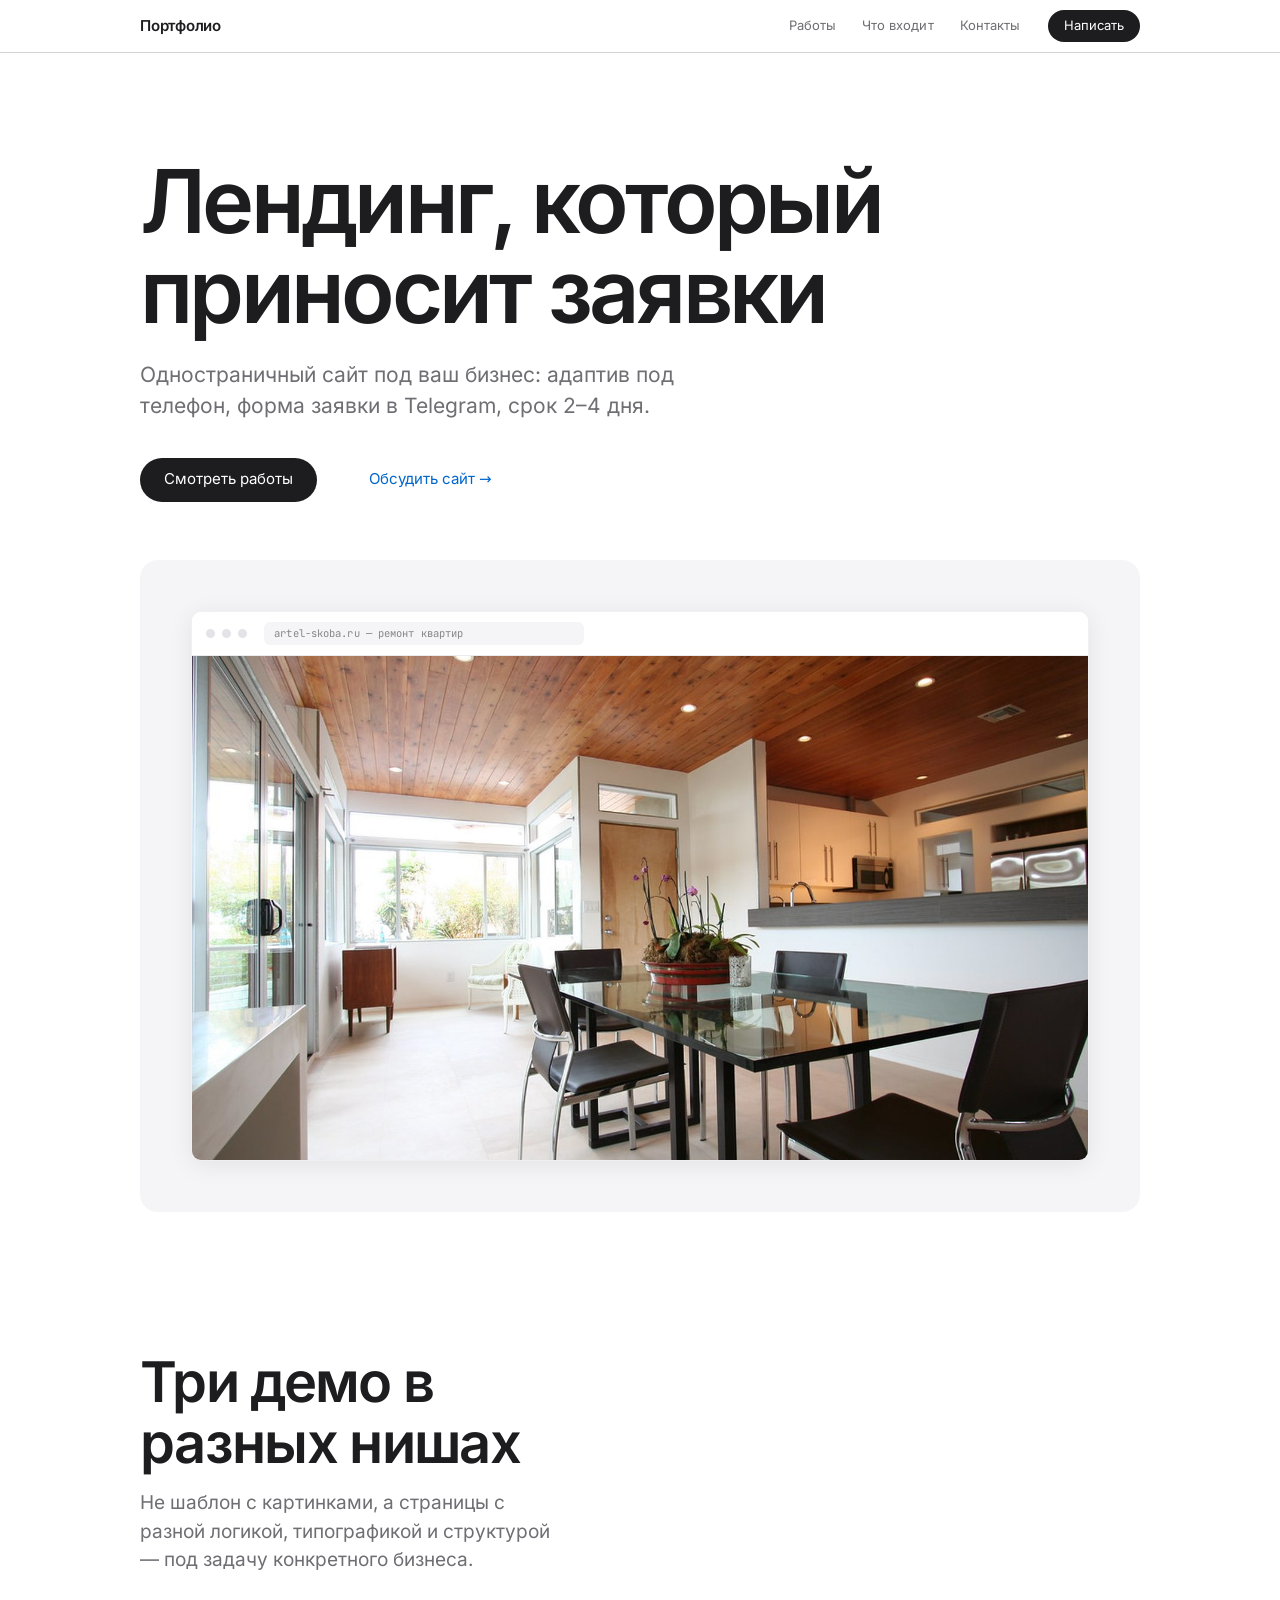
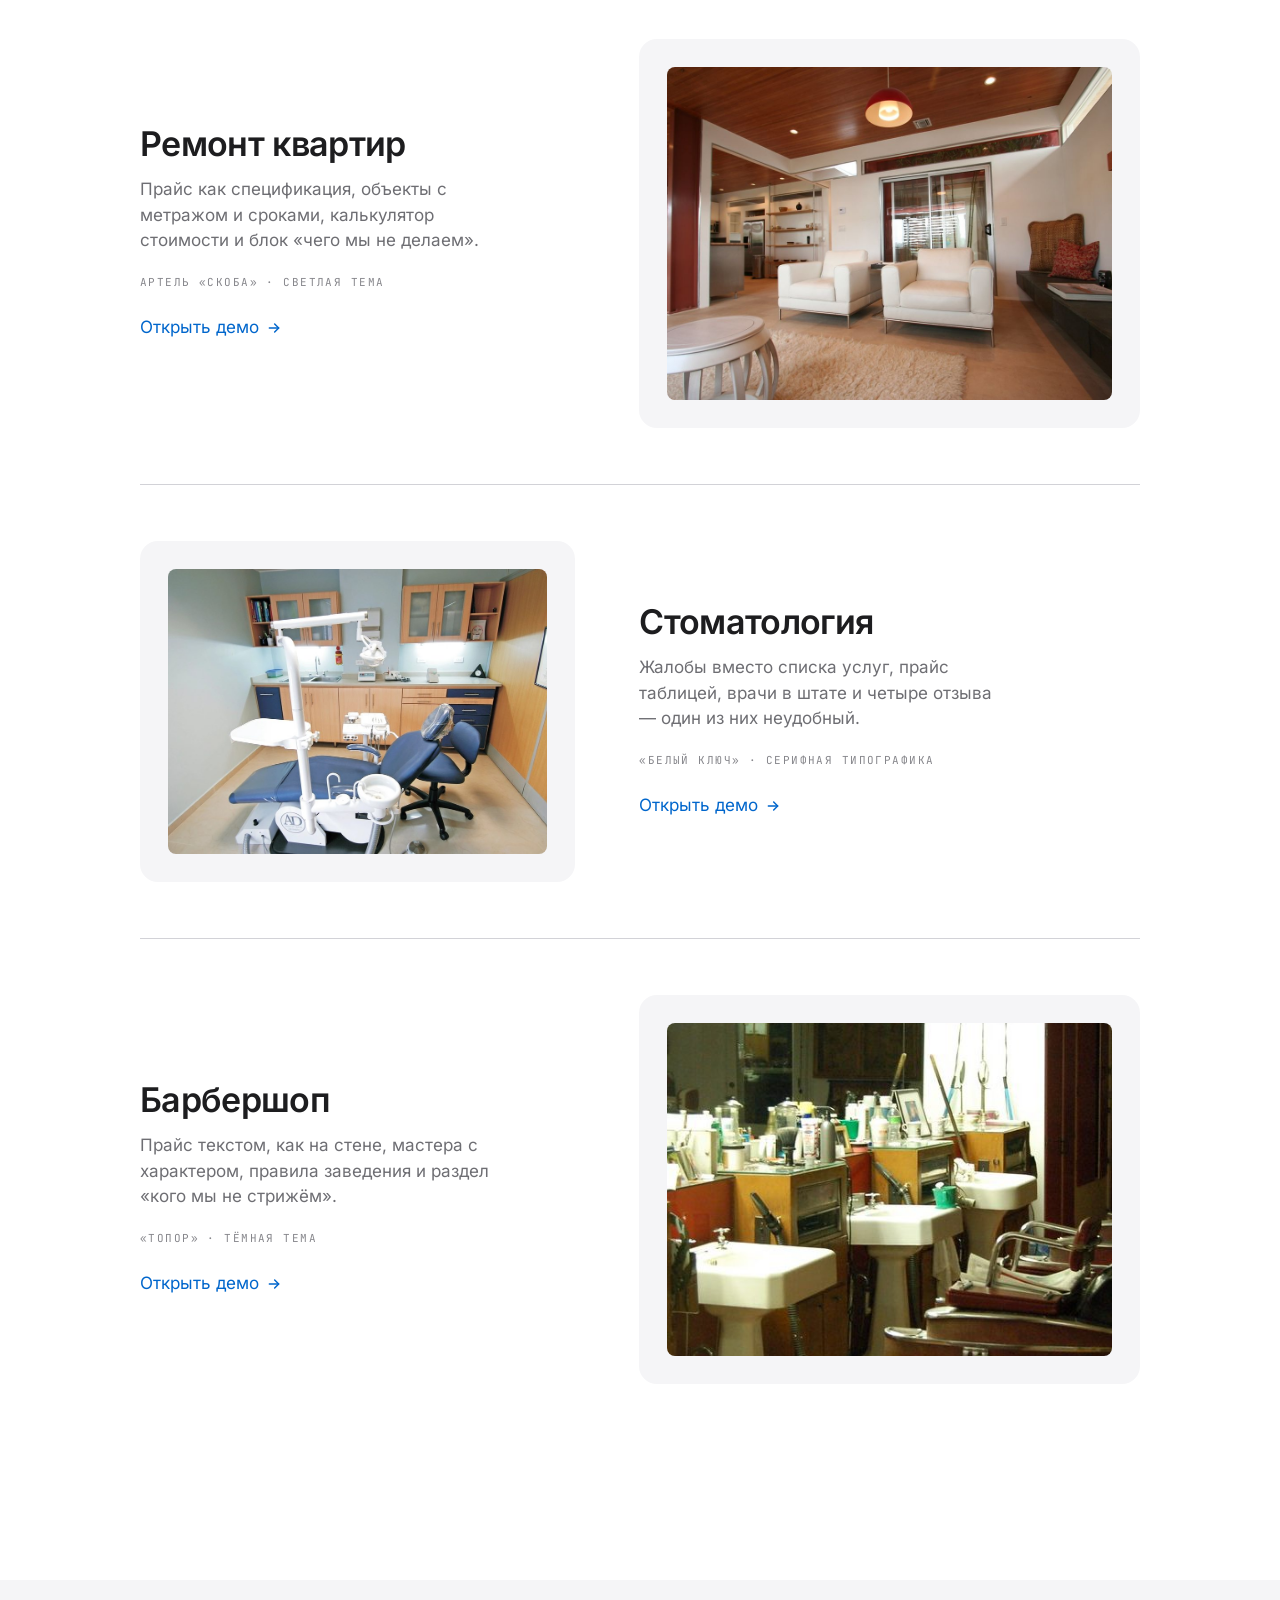
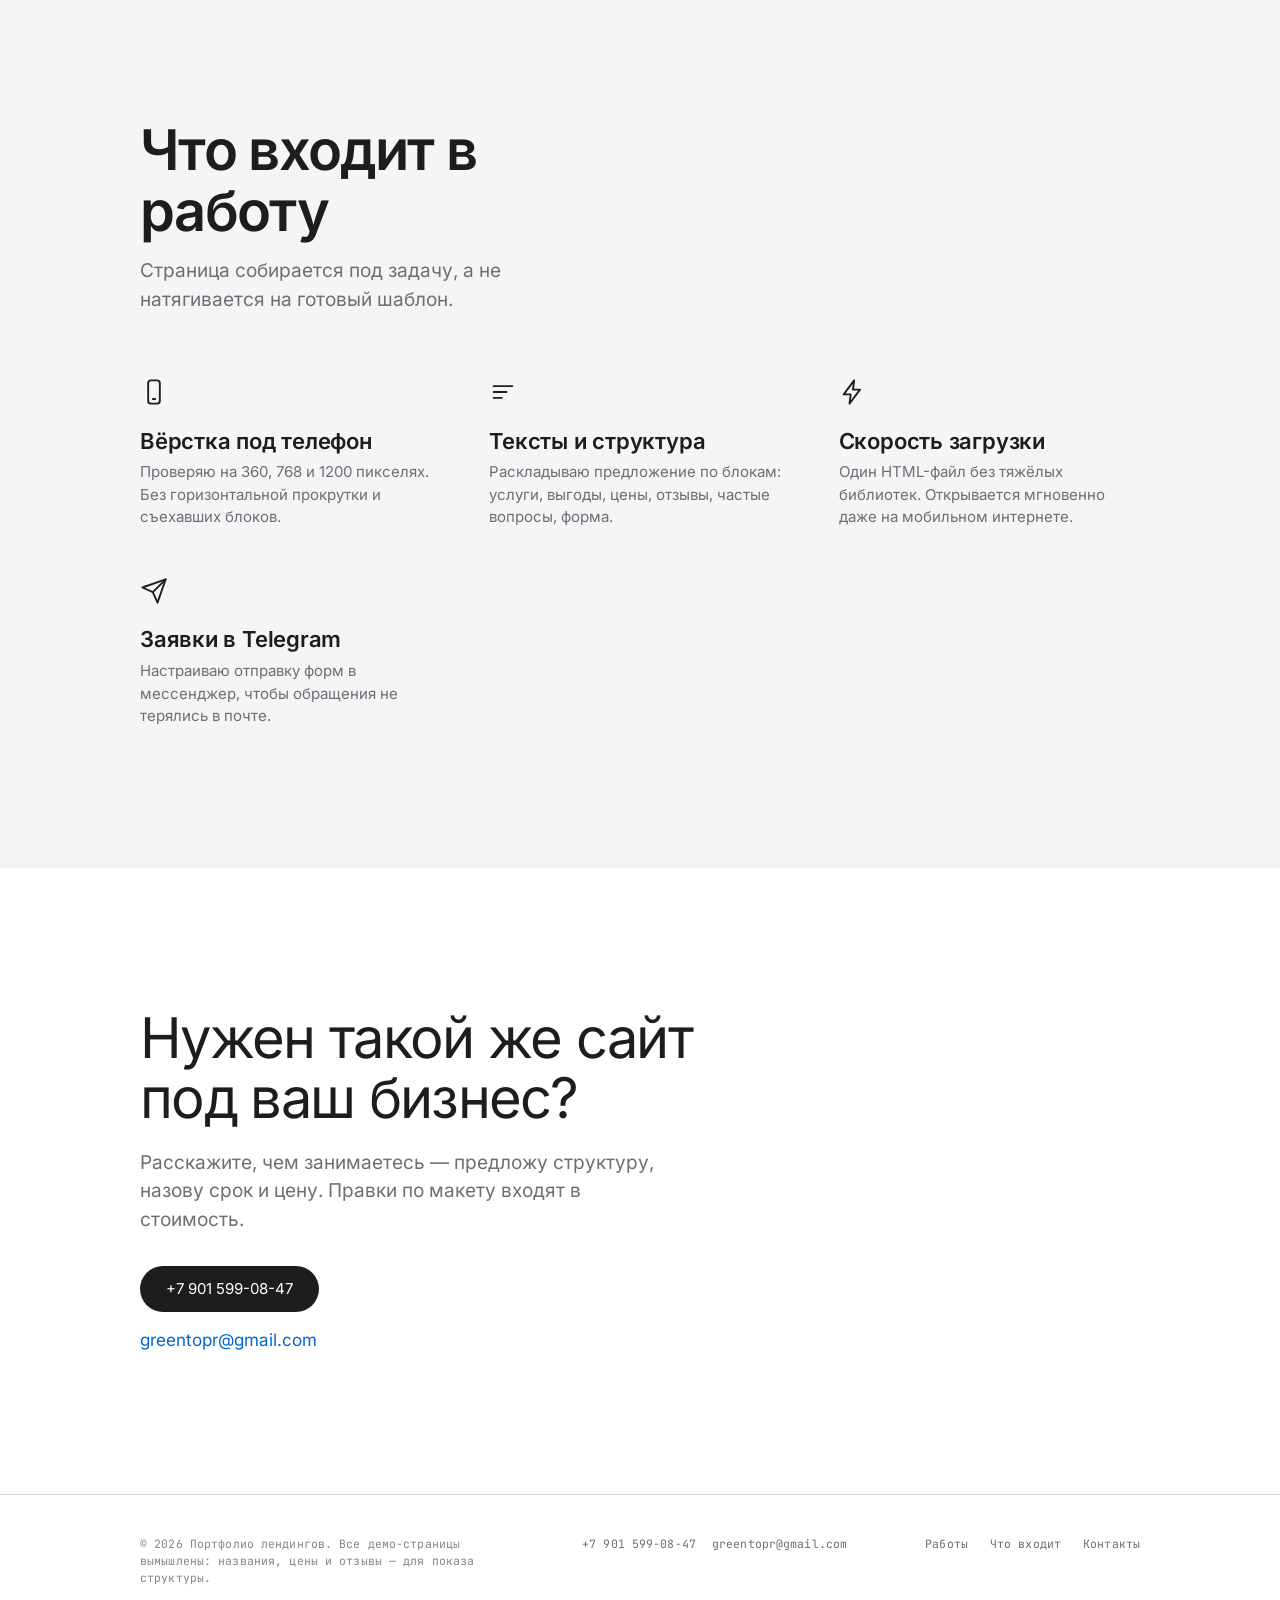
<file: index.html>
<!DOCTYPE html>
<html lang="ru">
<head>
<meta charset="utf-8">
<meta name="viewport" content="width=device-width, initial-scale=1">
<link rel="icon" href="data:image/svg+xml,%3Csvg xmlns='http://www.w3.org/2000/svg' viewBox='0 0 32 32'%3E%3Crect width='32' height='32' rx='7' fill='%230066cc'/%3E%3Cpath d='M9 21h14' stroke='%23ffffff' stroke-width='3' stroke-linecap='round'/%3E%3C/svg%3E">
<title>Портфолио — лендинги под ключ</title>
<meta name="description" content="Одностраничные сайты для бизнеса: адаптив под мобильные, форма заявки, срок 2–4 дня. Три живых демо в разных нишах.">
<meta property="og:type" content="website">
<meta property="og:title" content="Портфолио — лендинги под ключ">
<meta property="og:description" content="Три живых демо: ремонт квартир, стоматология, барбершоп.">
<style>
@font-face{font-family:"Inter";font-style:normal;font-weight:400;font-display:swap;src:url("fonts/Inter-400-cyrillic.woff2") format("woff2");unicode-range:U+0301, U+0400-045F, U+0490-0491, U+04B0-04B1, U+2116;}
@font-face{font-family:"Inter";font-style:normal;font-weight:400;font-display:swap;src:url("fonts/Inter-400-latin.woff2") format("woff2");unicode-range:U+0000-00FF, U+0131, U+0152-0153, U+02BB-02BC, U+02C6, U+02DA, U+02DC, U+0304, U+0308, U+0329, U+2000-206F, U+20AC, U+2122, U+2191, U+2193, U+2212, U+2215, U+FEFF, U+FFFD;}
@font-face{font-family:"Inter";font-style:normal;font-weight:600;font-display:swap;src:url("fonts/Inter-600-cyrillic.woff2") format("woff2");unicode-range:U+0301, U+0400-045F, U+0490-0491, U+04B0-04B1, U+2116;}
@font-face{font-family:"Inter";font-style:normal;font-weight:600;font-display:swap;src:url("fonts/Inter-600-latin.woff2") format("woff2");unicode-range:U+0000-00FF, U+0131, U+0152-0153, U+02BB-02BC, U+02C6, U+02DA, U+02DC, U+0304, U+0308, U+0329, U+2000-206F, U+20AC, U+2122, U+2191, U+2193, U+2212, U+2215, U+FEFF, U+FFFD;}
@font-face{font-family:"Playfair Display";font-style:normal;font-weight:500;font-display:swap;src:url("fonts/PlayfairDisplay-500-cyrillic.woff2") format("woff2");unicode-range:U+0301, U+0400-045F, U+0490-0491, U+04B0-04B1, U+2116;}
@font-face{font-family:"Playfair Display";font-style:normal;font-weight:500;font-display:swap;src:url("fonts/PlayfairDisplay-500-latin.woff2") format("woff2");unicode-range:U+0000-00FF, U+0131, U+0152-0153, U+02BB-02BC, U+02C6, U+02DA, U+02DC, U+0304, U+0308, U+0329, U+2000-206F, U+20AC, U+2122, U+2191, U+2193, U+2212, U+2215, U+FEFF, U+FFFD;}
@font-face{font-family:"Playfair Display";font-style:normal;font-weight:700;font-display:swap;src:url("fonts/PlayfairDisplay-700-cyrillic.woff2") format("woff2");unicode-range:U+0301, U+0400-045F, U+0490-0491, U+04B0-04B1, U+2116;}
@font-face{font-family:"Playfair Display";font-style:normal;font-weight:700;font-display:swap;src:url("fonts/PlayfairDisplay-700-latin.woff2") format("woff2");unicode-range:U+0000-00FF, U+0131, U+0152-0153, U+02BB-02BC, U+02C6, U+02DA, U+02DC, U+0304, U+0308, U+0329, U+2000-206F, U+20AC, U+2122, U+2191, U+2193, U+2212, U+2215, U+FEFF, U+FFFD;}
@font-face{font-family:"Oswald";font-style:normal;font-weight:500;font-display:swap;src:url("fonts/Oswald-500-cyrillic.woff2") format("woff2");unicode-range:U+0301, U+0400-045F, U+0490-0491, U+04B0-04B1, U+2116;}
@font-face{font-family:"Oswald";font-style:normal;font-weight:500;font-display:swap;src:url("fonts/Oswald-500-latin.woff2") format("woff2");unicode-range:U+0000-00FF, U+0131, U+0152-0153, U+02BB-02BC, U+02C6, U+02DA, U+02DC, U+0304, U+0308, U+0329, U+2000-206F, U+20AC, U+2122, U+2191, U+2193, U+2212, U+2215, U+FEFF, U+FFFD;}
@font-face{font-family:"Oswald";font-style:normal;font-weight:600;font-display:swap;src:url("fonts/Oswald-600-cyrillic.woff2") format("woff2");unicode-range:U+0301, U+0400-045F, U+0490-0491, U+04B0-04B1, U+2116;}
@font-face{font-family:"Oswald";font-style:normal;font-weight:600;font-display:swap;src:url("fonts/Oswald-600-latin.woff2") format("woff2");unicode-range:U+0000-00FF, U+0131, U+0152-0153, U+02BB-02BC, U+02C6, U+02DA, U+02DC, U+0304, U+0308, U+0329, U+2000-206F, U+20AC, U+2122, U+2191, U+2193, U+2212, U+2215, U+FEFF, U+FFFD;}
@font-face{font-family:"JetBrains Mono";font-style:normal;font-weight:400;font-display:swap;src:url("fonts/JetBrainsMono-400-cyrillic.woff2") format("woff2");unicode-range:U+0301, U+0400-045F, U+0490-0491, U+04B0-04B1, U+2116;}
@font-face{font-family:"JetBrains Mono";font-style:normal;font-weight:400;font-display:swap;src:url("fonts/JetBrainsMono-400-latin.woff2") format("woff2");unicode-range:U+0000-00FF, U+0131, U+0152-0153, U+02BB-02BC, U+02C6, U+02DA, U+02DC, U+0304, U+0308, U+0329, U+2000-206F, U+20AC, U+2122, U+2191, U+2193, U+2212, U+2215, U+FEFF, U+FFFD;}
@font-face{font-family:"JetBrains Mono";font-style:normal;font-weight:700;font-display:swap;src:url("fonts/JetBrainsMono-700-cyrillic.woff2") format("woff2");unicode-range:U+0301, U+0400-045F, U+0490-0491, U+04B0-04B1, U+2116;}
@font-face{font-family:"JetBrains Mono";font-style:normal;font-weight:700;font-display:swap;src:url("fonts/JetBrainsMono-700-latin.woff2") format("woff2");unicode-range:U+0000-00FF, U+0131, U+0152-0153, U+02BB-02BC, U+02C6, U+02DA, U+02DC, U+0304, U+0308, U+0329, U+2000-206F, U+20AC, U+2122, U+2191, U+2193, U+2212, U+2215, U+FEFF, U+FFFD;}
@font-face{font-family:"Bitter";font-style:normal;font-weight:600;font-display:swap;src:url("fonts/Bitter-600-cyrillic.woff2") format("woff2");unicode-range:U+0301, U+0400-045F, U+0490-0491, U+04B0-04B1, U+2116;}
@font-face{font-family:"Bitter";font-style:normal;font-weight:600;font-display:swap;src:url("fonts/Bitter-600-latin.woff2") format("woff2");unicode-range:U+0000-00FF, U+0131, U+0152-0153, U+02BB-02BC, U+02C6, U+02DA, U+02DC, U+0304, U+0308, U+0329, U+2000-206F, U+20AC, U+2122, U+2191, U+2193, U+2212, U+2215, U+FEFF, U+FFFD;}
@font-face{font-family:"Bitter";font-style:normal;font-weight:700;font-display:swap;src:url("fonts/Bitter-700-cyrillic.woff2") format("woff2");unicode-range:U+0301, U+0400-045F, U+0490-0491, U+04B0-04B1, U+2116;}
@font-face{font-family:"Bitter";font-style:normal;font-weight:700;font-display:swap;src:url("fonts/Bitter-700-latin.woff2") format("woff2");unicode-range:U+0000-00FF, U+0131, U+0152-0153, U+02BB-02BC, U+02C6, U+02DA, U+02DC, U+0304, U+0308, U+0329, U+2000-206F, U+20AC, U+2122, U+2191, U+2193, U+2212, U+2215, U+FEFF, U+FFFD;}

  :root{
    --canvas:#ffffff;
    --canvas-alt:#f5f5f7;
    --ink:#1d1d1f;
    --ink-muted:#6e6e73;
    --ink-subtle:#86868b;
    --hairline:#d2d2d7;
    --accent:#0066cc;
    --accent-hover:#0071e3;
    --card-shadow:0 4px 24px rgba(0,0,0,.08);
    --radius:12px;
    --radius-lg:18px;
    --display:-apple-system,"SF Pro Display","Inter","Segoe UI",system-ui,sans-serif;
    --pad:clamp(20px,5vw,40px);
    --max:1080px;
  }
  *,*::before,*::after{box-sizing:border-box}
  html{scroll-behavior:smooth;-webkit-text-size-adjust:100%}
  body{
    margin:0;background:var(--canvas);color:var(--ink);
    font-family:var(--display);font-size:17px;line-height:1.5;
    -webkit-font-smoothing:antialiased;
  }
  img{display:block;max-width:100%;height:auto}
  a{color:inherit;text-decoration:none}
  h1,h2,h3{margin:0;letter-spacing:-0.02em;font-weight:500;line-height:1.08}
  p{margin:0}
  :focus-visible{outline:2px solid var(--accent);outline-offset:4px;border-radius:4px}

  .wrap{width:100%;max-width:var(--max);margin:0 auto;padding:0 var(--pad)}
  .skip{
    position:absolute;left:50%;top:0;transform:translate(-50%,-140%);z-index:100;
    background:var(--ink);color:#fff;font-size:13px;padding:10px 18px;border-radius:0 0 10px 10px;
    transition:transform .2s
  }
  .skip:focus{transform:translate(-50%,0)}

  /* ---------- навигация: одна строка ---------- */
  .nav{
    position:sticky;top:0;z-index:50;
    background:rgba(255,255,255,.86);
    backdrop-filter:saturate(180%) blur(20px);
    -webkit-backdrop-filter:saturate(180%) blur(20px);
    border-bottom:1px solid var(--hairline);
  }
  .nav__inner{
    display:flex;align-items:center;gap:28px;
    min-height:52px;max-width:var(--max);margin:0 auto;padding:0 var(--pad)
  }
  .brand{font-size:15px;font-weight:600;letter-spacing:-.01em}
  .nav__links{display:flex;gap:26px;margin-left:auto}
  .nav__links a{font-size:13px;color:var(--ink-muted);font-weight:400}
  .nav__links a:hover{color:var(--ink)}
  .pill{
    display:inline-flex;align-items:center;justify-content:center;
    min-height:32px;padding:0 16px;border-radius:980px;
    font-size:13px;font-weight:500;background:var(--ink);color:#fff;
    transition:background .2s,color .2s,transform .12s
  }
  .pill:hover{background:#000}
  .pill:active{transform:translateY(1px)}
  .pill--ghost{background:transparent;color:var(--accent);padding:0}
  .pill--ghost:hover{color:var(--accent-hover);background:transparent}

  /* ---------- первый экран ---------- */
  .hero{padding:clamp(72px,10vw,120px) 0 0;text-align:center}
  .hero h1{
    font-size:clamp(42px,7.4vw,88px);
    letter-spacing:-0.035em;line-height:1.02;
    margin:0 auto;max-width:16ch
  }
  .hero p{
    margin:24px auto 0;max-width:44ch;
    font-size:clamp(17px,2vw,21px);color:var(--ink-muted)
  }
  .hero__cta{display:flex;align-items:center;justify-content:center;gap:28px;margin-top:36px;flex-wrap:wrap}
  .hero__cta .pill{min-height:44px;padding:0 24px;font-size:15px}

  /* продуктовое фото: мокап браузера на светлой панели */
  .stage{
    margin-top:clamp(48px,7vw,80px);
    background:var(--canvas-alt);
    border-radius:var(--radius-lg);
    padding:clamp(18px,4vw,52px);
  }
  .shot{
    border-radius:10px;overflow:hidden;background:#fff;
    box-shadow:var(--card-shadow);
    border:1px solid rgba(0,0,0,.06)
  }
  .shot__bar{
    display:flex;align-items:center;gap:7px;
    padding:10px 14px;border-bottom:1px solid #ececf0;background:#fff
  }
  .shot__dot{width:9px;height:9px;border-radius:50%;background:#e3e3e8}
  .shot__url{
    margin-left:10px;flex:1;max-width:320px;
    font-size:11px;color:var(--ink-subtle);
    background:var(--canvas-alt);border-radius:6px;padding:4px 10px;
    white-space:nowrap;overflow:hidden;text-overflow:ellipsis
  }
  .shot img{width:100%;aspect-ratio:16/9;object-fit:cover}

  /* ---------- секции ---------- */
  .sec{padding:clamp(96px,12vw,140px) 0}
  .sec--alt{background:var(--canvas-alt)}
  .sec__head{max-width:38ch;margin-bottom:clamp(40px,6vw,64px)}
  .sec__head h2{font-size:clamp(32px,4.4vw,56px);letter-spacing:-0.03em}
  .sec__head p{margin-top:16px;font-size:clamp(17px,1.8vw,19px);color:var(--ink-muted)}
  .sec--alt .sec__head{max-width:44ch}

  /* ---------- работы ---------- */
  .work{
    display:grid;grid-template-columns:1fr 1.15fr;
    gap:clamp(32px,5vw,64px);align-items:center;
    padding:clamp(40px,5vw,56px) 0;
    border-top:1px solid var(--hairline)
  }
  .work:first-of-type{border-top:0;padding-top:0}
  .work__text h3{font-size:clamp(24px,2.8vw,34px);letter-spacing:-0.02em}
  .work__text p{margin-top:14px;font-size:17px;color:var(--ink-muted);max-width:34ch}
  .work__tag{
    display:inline-block;margin-top:20px;
    font-size:12px;letter-spacing:.04em;text-transform:uppercase;
    color:var(--ink-subtle)
  }
  .work__link{
    display:inline-flex;align-items:center;gap:7px;margin-top:22px;
    font-size:17px;color:var(--accent)
  }
  .work__link:hover{color:var(--accent-hover)}
  .work__link svg{transition:transform .2s}
  .work__link:hover svg{transform:translateX(3px)}
  .work__media{
    background:var(--canvas-alt);border-radius:var(--radius-lg);
    padding:clamp(14px,2.5vw,28px)
  }
  .sec--alt .work__media{background:#fff}
  .work__media img{width:100%;aspect-ratio:4/3;object-fit:cover;border-radius:8px}
  .work--flip .work__media{order:-1}

  /* ---------- что входит ---------- */
  .feats{display:grid;grid-template-columns:repeat(auto-fit,minmax(230px,1fr));gap:clamp(28px,4vw,48px)}
  .feat h3{font-size:22px;letter-spacing:-0.01em;margin-top:16px}
  .feat p{margin-top:8px;font-size:15px;color:var(--ink-muted)}
  .feat svg{color:var(--ink);width:28px;height:28px}

  /* ---------- финальный призыв ---------- */
  .cta{text-align:center}
  .cta h2{font-size:clamp(32px,4.6vw,56px);letter-spacing:-0.03em;max-width:16ch;margin:0 auto}
  .cta p{margin:20px auto 0;max-width:44ch;font-size:clamp(17px,1.8vw,19px);color:var(--ink-muted)}
  .contacts{display:flex;flex-direction:column;align-items:center;gap:16px;margin-top:32px}
  .contacts .pill{min-height:46px;padding:0 26px;font-size:15px}
  .contact-mail{font-size:17px;color:var(--accent)}
  .contact-mail:hover{color:var(--accent-hover)}

  /* ---------- подвал ---------- */
  footer{border-top:1px solid var(--hairline);padding:40px 0 56px}
  .foot{display:flex;flex-wrap:wrap;gap:16px 40px;justify-content:space-between;align-items:baseline}
  .foot p{font-size:12px;color:var(--ink-subtle);max-width:52ch}
  .foot nav{display:flex;gap:22px}
  .foot nav a{font-size:12px;color:var(--ink-muted)}
  .foot nav a:hover{color:var(--ink)}
  .foot__contacts{display:flex;flex-wrap:wrap;gap:16px;font-size:12px}
  .foot__contacts a{color:var(--ink-muted)}
  .foot__contacts a:hover{color:var(--ink)}

  /* ---------- адаптив ---------- */
  @media (max-width:860px){
    .work{grid-template-columns:1fr;gap:28px}
    .work__media{order:-1}
    .work--flip .work__media{order:-1}
    .nav__links{display:none}
    .nav__inner{gap:16px}
    .brand{margin-right:auto}
  }
  @media (max-width:520px){
    .hero h1{font-size:clamp(34px,9vw,48px)}
    .hero__cta{gap:18px}
  }
  @media (prefers-reduced-motion:reduce){
    html{scroll-behavior:auto}
    *{transition:none!important;animation:none!important}
  }

/* == ПОСТАНОВКА: переработка оформления (хаб) == */
:root{
  --display:'Inter',-apple-system,"SF Pro Display","Segoe UI",system-ui,sans-serif;
  --mono:'JetBrains Mono',ui-monospace,"Cascadia Mono",Consolas,monospace;
}
.brand{letter-spacing:-.015em}
.nav__links a{letter-spacing:.004em}
.hero h1{font-weight:600;letter-spacing:-.042em}
.sec__head h2,.work__text h3,.feat h3{font-weight:600}
.shot__url{font-family:var(--mono);font-size:10.5px;letter-spacing:.01em}
.work__tag{font-family:var(--mono);font-size:11px;letter-spacing:.13em}
.foot p,.foot nav a,.foot__contacts a,.foot__contacts span{font-family:var(--mono);font-size:11.5px;letter-spacing:.01em}
/* перебиваем центрирование: заголовок и первый экран встают по левой сетке,
   макет браузера придвигается ближе — на телефоне это не ломается, там
   центрирование и так уходит в одну колонку */
.hero{text-align:left;padding:clamp(60px,8.5vw,104px) 0 0}
.hero h1{max-width:17ch;margin:0}
.hero p{margin:22px 0 0;max-width:46ch}
.hero__cta{justify-content:flex-start}
.stage{margin-top:clamp(34px,4.6vw,58px)}
.sec__head{margin-left:0}
.cta{text-align:left}
.cta h2{margin:0}
.cta p{margin:20px 0 0}
.contacts{align-items:flex-start}

</style>
</head>
<body>

<a class="skip" href="#works">Перейти к работам</a>

<header class="nav">
  <div class="nav__inner">
    <a class="brand" href="#top">Портфолио</a>
    <nav class="nav__links" aria-label="Основная навигация">
      <a href="#works">Работы</a>
      <a href="#included">Что входит</a>
      <a href="#contact">Контакты</a>
    </nav>
    <a class="pill" href="#contact">Написать</a>
  </div>
</header>

<main id="top">

  <!-- ---------- первый экран ---------- -->
  <section class="hero">
    <div class="wrap">
      <h1>Лендинг, который приносит заявки</h1>
      <p>Одностраничный сайт под ваш бизнес: адаптив под телефон, форма заявки в Telegram, срок 2–4 дня.</p>
      <div class="hero__cta">
        <a class="pill" href="#works">Смотреть работы</a>
        <a class="pill pill--ghost" href="#contact">Обсудить сайт →</a>
      </div>

      <div class="stage">
        <div class="shot">
          <div class="shot__bar" aria-hidden="true">
            <span class="shot__dot"></span>
            <span class="shot__dot"></span>
            <span class="shot__dot"></span>
            <span class="shot__url">artel-skoba.ru — ремонт квартир</span>
          </div>
          <!-- ФОТО: скриншот реального проекта. Сейчас — кадр из демо «ремонт квартир». -->
          <img src="demo-remont/img/hero.jpg" width="1500" height="1000"
               alt="Фрагмент лендинга для компании по ремонту квартир" fetchpriority="high">
        </div>
      </div>
    </div>
  </section>

  <!-- ---------- работы ---------- -->
  <section class="sec" id="works">
    <div class="wrap">
      <div class="sec__head">
        <h2>Три демо в разных нишах</h2>
        <p>Не шаблон с картинками, а страницы с разной логикой, типографикой и структурой — под задачу конкретного бизнеса.</p>
      </div>

      <article class="work">
        <div class="work__text">
          <h3>Ремонт квартир</h3>
          <p>Прайс как спецификация, объекты с метражом и сроками, калькулятор стоимости и блок «чего мы не делаем».</p>
          <span class="work__tag">Артель «Скоба» · светлая тема</span>
          <br>
          <a class="work__link" href="demo-remont/index.html">Открыть демо
            <svg width="16" height="16" viewBox="0 0 24 24" fill="none" stroke="currentColor" stroke-width="2.2" stroke-linecap="round" stroke-linejoin="round" aria-hidden="true"><path d="M5 12h14"/><path d="M13 6l6 6-6 6"/></svg>
          </a>
        </div>
        <div class="work__media">
          <img src="demo-remont/img/work-1.jpg" width="1000" height="750" alt="Лендинг компании по ремонту квартир" decoding="async">
        </div>
      </article>

      <article class="work work--flip">
        <div class="work__text">
          <h3>Стоматология</h3>
          <p>Жалобы вместо списка услуг, прайс таблицей, врачи в штате и четыре отзыва — один из них неудобный.</p>
          <span class="work__tag">«Белый Ключ» · серифная типографика</span>
          <br>
          <a class="work__link" href="demo-clinic/index.html">Открыть демо
            <svg width="16" height="16" viewBox="0 0 24 24" fill="none" stroke="currentColor" stroke-width="2.2" stroke-linecap="round" stroke-linejoin="round" aria-hidden="true"><path d="M5 12h14"/><path d="M13 6l6 6-6 6"/></svg>
          </a>
        </div>
        <div class="work__media">
          <img src="demo-clinic/photos/02-kabinet.jpg" width="1024" height="683" alt="Лендинг стоматологической клиники" decoding="async">
        </div>
      </article>

      <article class="work">
        <div class="work__text">
          <h3>Барбершоп</h3>
          <p>Прайс текстом, как на стене, мастера с характером, правила заведения и раздел «кого мы не стрижём».</p>
          <span class="work__tag">«Топор» · тёмная тема</span>
          <br>
          <a class="work__link" href="demo-barber/index.html">Открыть демо
            <svg width="16" height="16" viewBox="0 0 24 24" fill="none" stroke="currentColor" stroke-width="2.2" stroke-linecap="round" stroke-linejoin="round" aria-hidden="true"><path d="M5 12h14"/><path d="M13 6l6 6-6 6"/></svg>
          </a>
        </div>
        <div class="work__media">
          <img src="demo-barber/img/hall-01.jpg" width="486" height="648" alt="Лендинг барбершопа" decoding="async">
        </div>
      </article>
    </div>
  </section>

  <!-- ---------- что входит ---------- -->
  <section class="sec sec--alt" id="included">
    <div class="wrap">
      <div class="sec__head">
        <h2>Что входит в работу</h2>
        <p>Страница собирается под задачу, а не натягивается на готовый шаблон.</p>
      </div>
      <div class="feats">
        <div class="feat">
          <svg viewBox="0 0 24 24" fill="none" stroke="currentColor" stroke-width="1.6" stroke-linecap="round" stroke-linejoin="round" aria-hidden="true"><rect x="7" y="2" width="10" height="20" rx="2.5"/><path d="M11 18h2"/></svg>
          <h3>Вёрстка под телефон</h3>
          <p>Проверяю на 360, 768 и 1200 пикселях. Без горизонтальной прокрутки и съехавших блоков.</p>
        </div>
        <div class="feat">
          <svg viewBox="0 0 24 24" fill="none" stroke="currentColor" stroke-width="1.6" stroke-linecap="round" stroke-linejoin="round" aria-hidden="true"><path d="M4 7h16"/><path d="M4 12h11"/><path d="M4 17h7"/></svg>
          <h3>Тексты и структура</h3>
          <p>Раскладываю предложение по блокам: услуги, выгоды, цены, отзывы, частые вопросы, форма.</p>
        </div>
        <div class="feat">
          <svg viewBox="0 0 24 24" fill="none" stroke="currentColor" stroke-width="1.6" stroke-linecap="round" stroke-linejoin="round" aria-hidden="true"><path d="M13 2 4 14h6l-1 8 9-12h-6z"/></svg>
          <h3>Скорость загрузки</h3>
          <p>Один HTML-файл без тяжёлых библиотек. Открывается мгновенно даже на мобильном интернете.</p>
        </div>
        <div class="feat">
          <svg viewBox="0 0 24 24" fill="none" stroke="currentColor" stroke-width="1.6" stroke-linecap="round" stroke-linejoin="round" aria-hidden="true"><path d="M22 2 11 13"/><path d="M22 2 15 22l-4-9-9-4z"/></svg>
          <h3>Заявки в Telegram</h3>
          <p>Настраиваю отправку форм в мессенджер, чтобы обращения не терялись в почте.</p>
        </div>
      </div>
    </div>
  </section>

  <!-- ---------- призыв ---------- -->
  <section class="sec cta" id="contact">
    <div class="wrap">
      <h2>Нужен такой же сайт под ваш бизнес?</h2>
      <p>Расскажите, чем занимаетесь — предложу структуру, назову срок и цену. Правки по макету входят в стоимость.</p>
      <div class="contacts">
        <a class="pill" href="tel:+79015990847">+7 901 599-08-47</a>
        <a class="contact-mail" href="mailto:greentopr@gmail.com">greentopr@gmail.com</a>
      </div>
    </div>
  </section>

</main>

<footer>
  <div class="wrap foot">
    <p>© <span id="year">2026</span> Портфолио лендингов. Все демо-страницы вымышлены: названия, цены и отзывы — для показа структуры.</p>
    <p class="foot__contacts">
      <a href="tel:+79015990847">+7 901 599-08-47</a>
      <a href="mailto:greentopr@gmail.com">greentopr@gmail.com</a>
    </p>
    <nav aria-label="Ссылки в подвале">
      <a href="#works">Работы</a>
      <a href="#included">Что входит</a>
      <a href="#contact">Контакты</a>
    </nav>
  </div>
</footer>

<script>
(function () {
  "use strict";
  var year = document.getElementById("year");
  if (year) year.textContent = new Date().getFullYear();

  /* якоря с учётом липкой навигации */
  document.querySelectorAll('a[href^="#"]').forEach(function (link) {
    link.addEventListener("click", function (e) {
      var target = document.querySelector(link.getAttribute("href"));
      if (!target) return;
      e.preventDefault();
      var top = target.getBoundingClientRect().top + window.pageYOffset - 60;
      window.scrollTo({ top: top, behavior: "smooth" });
    });
  });
})();
</script>
</body>
</html>
</file>
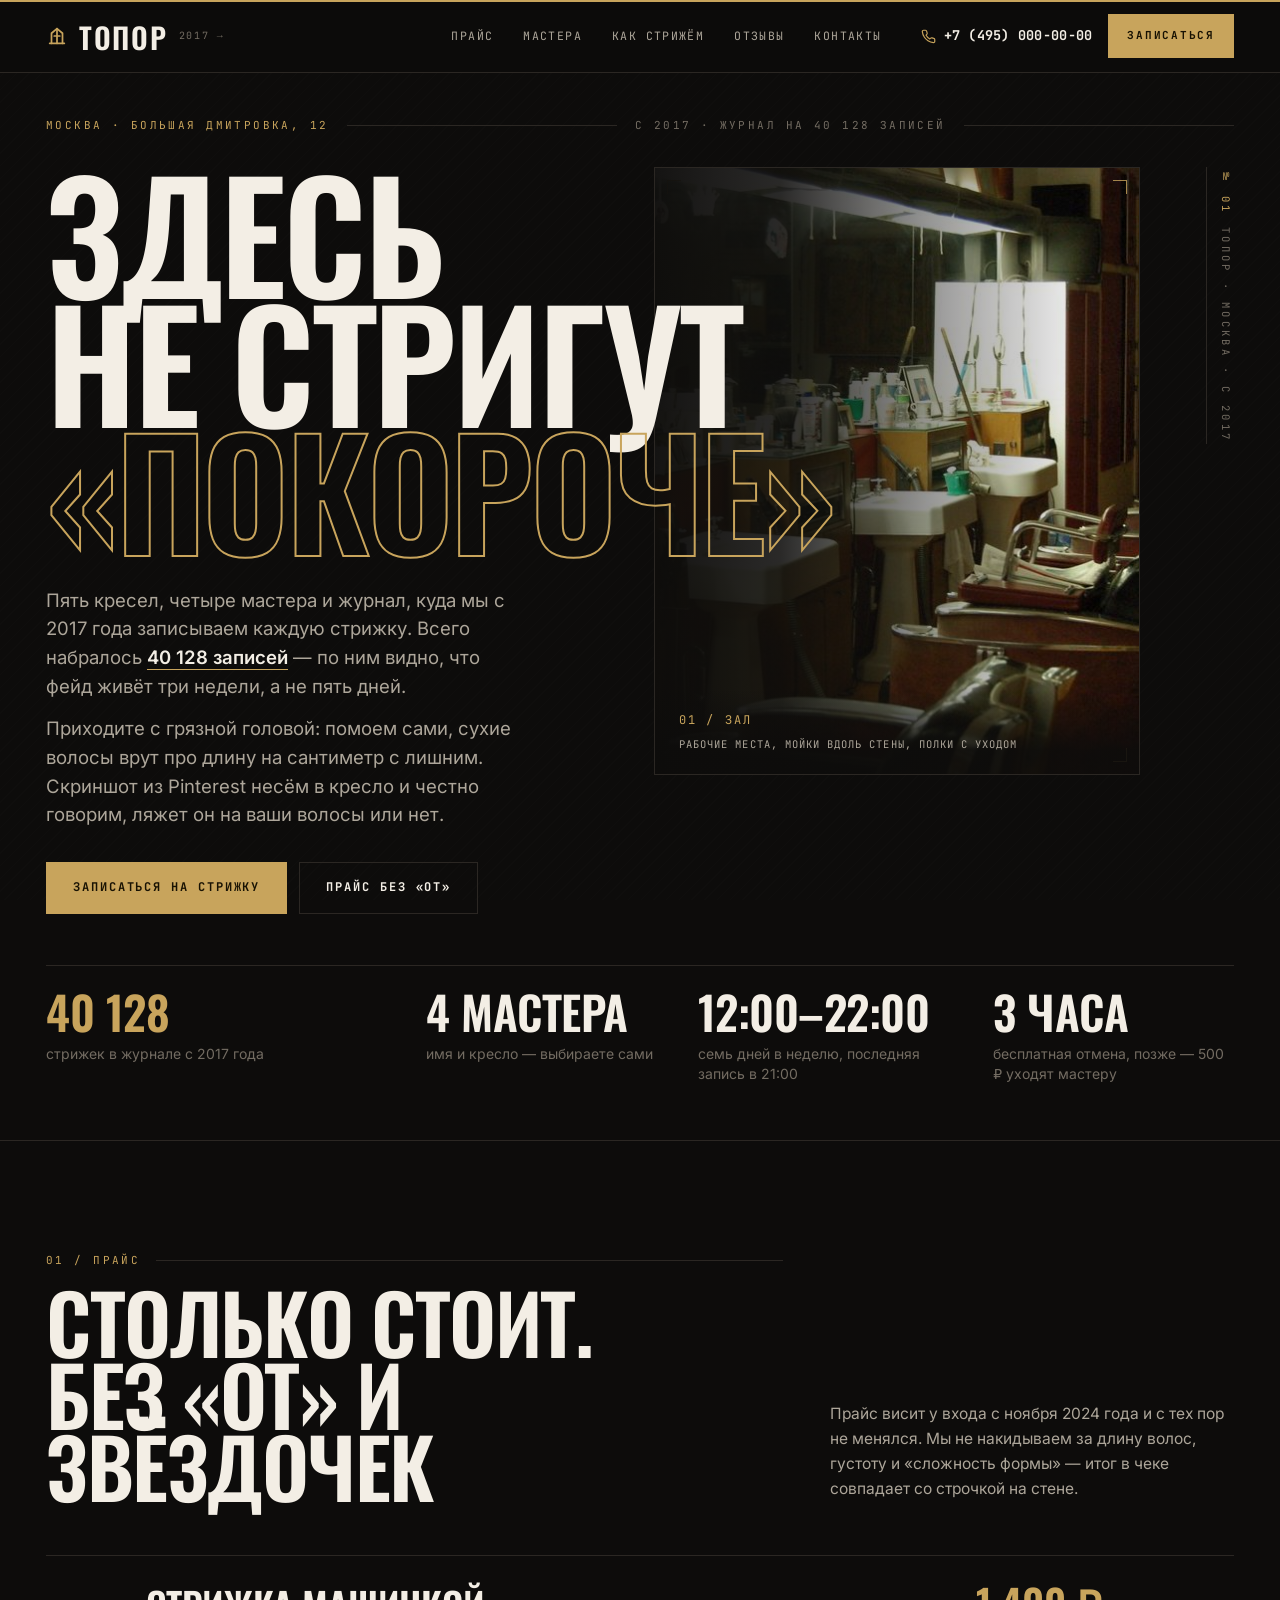
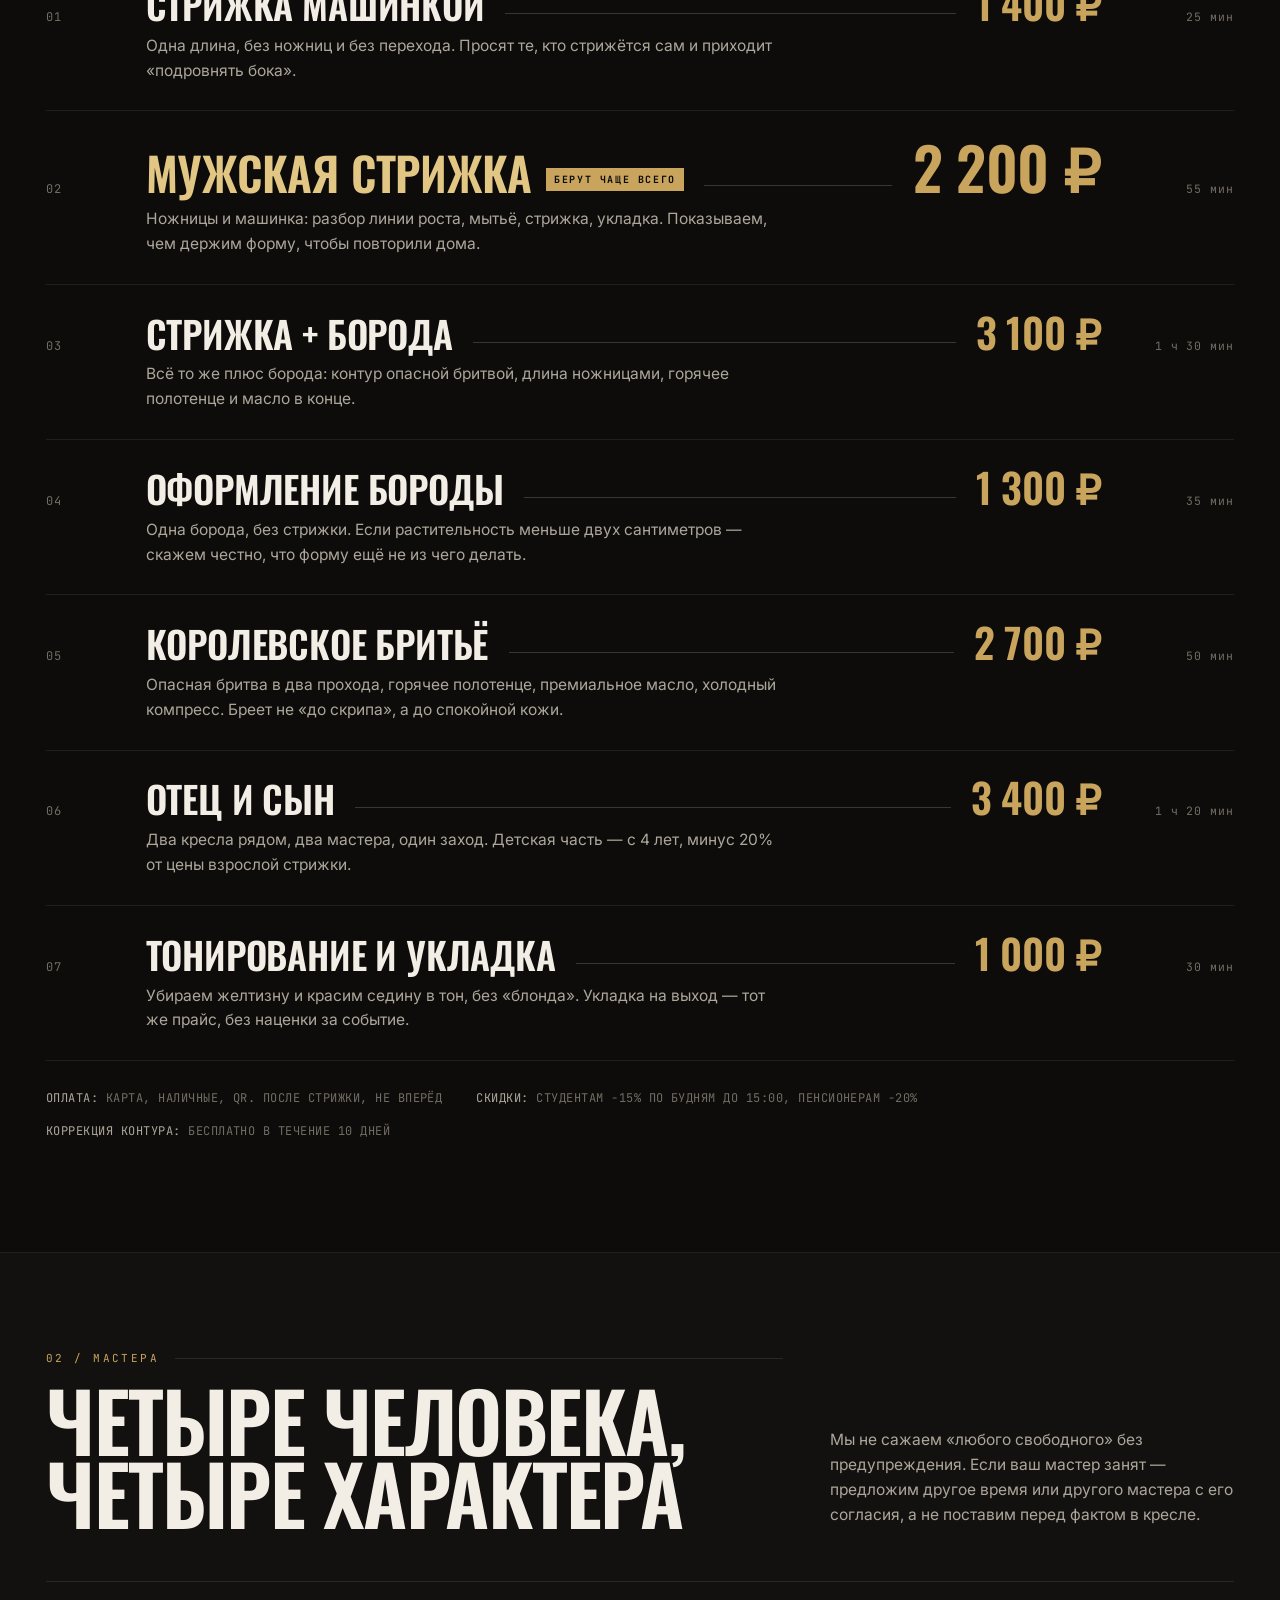
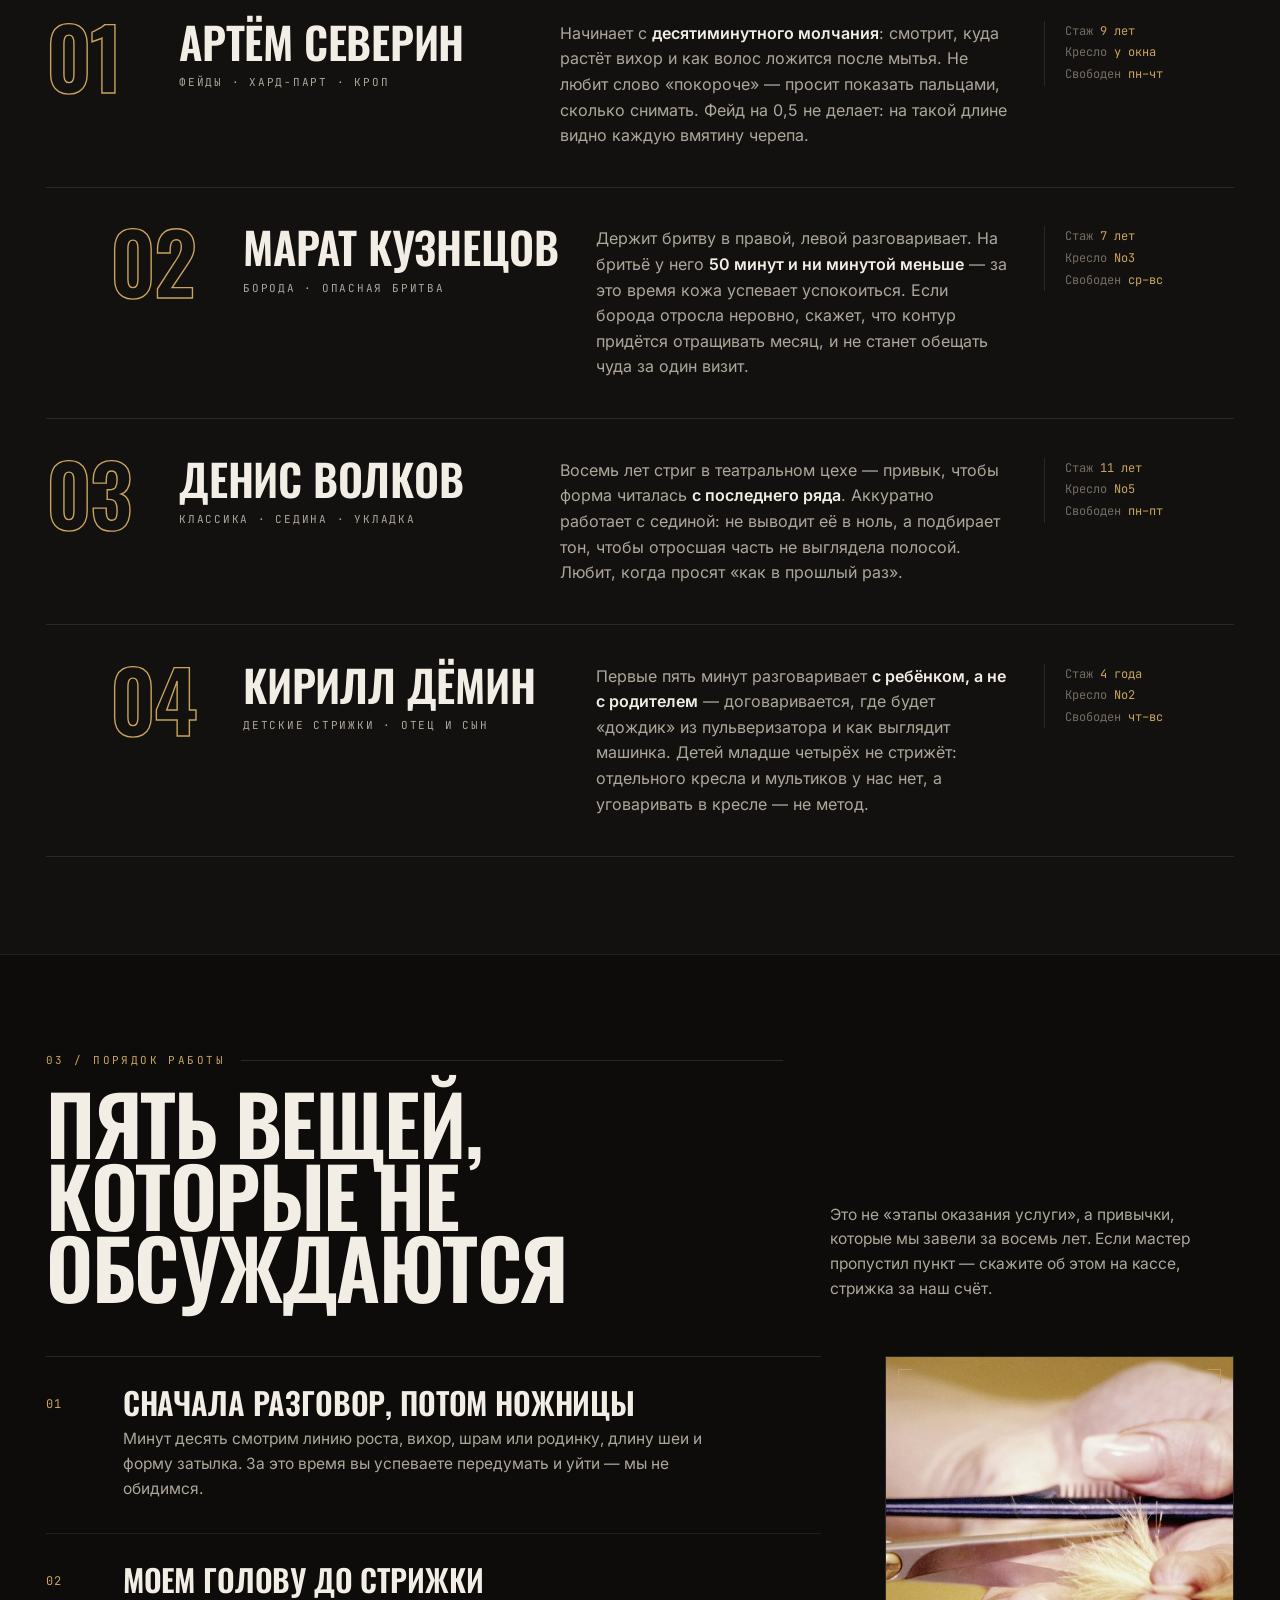
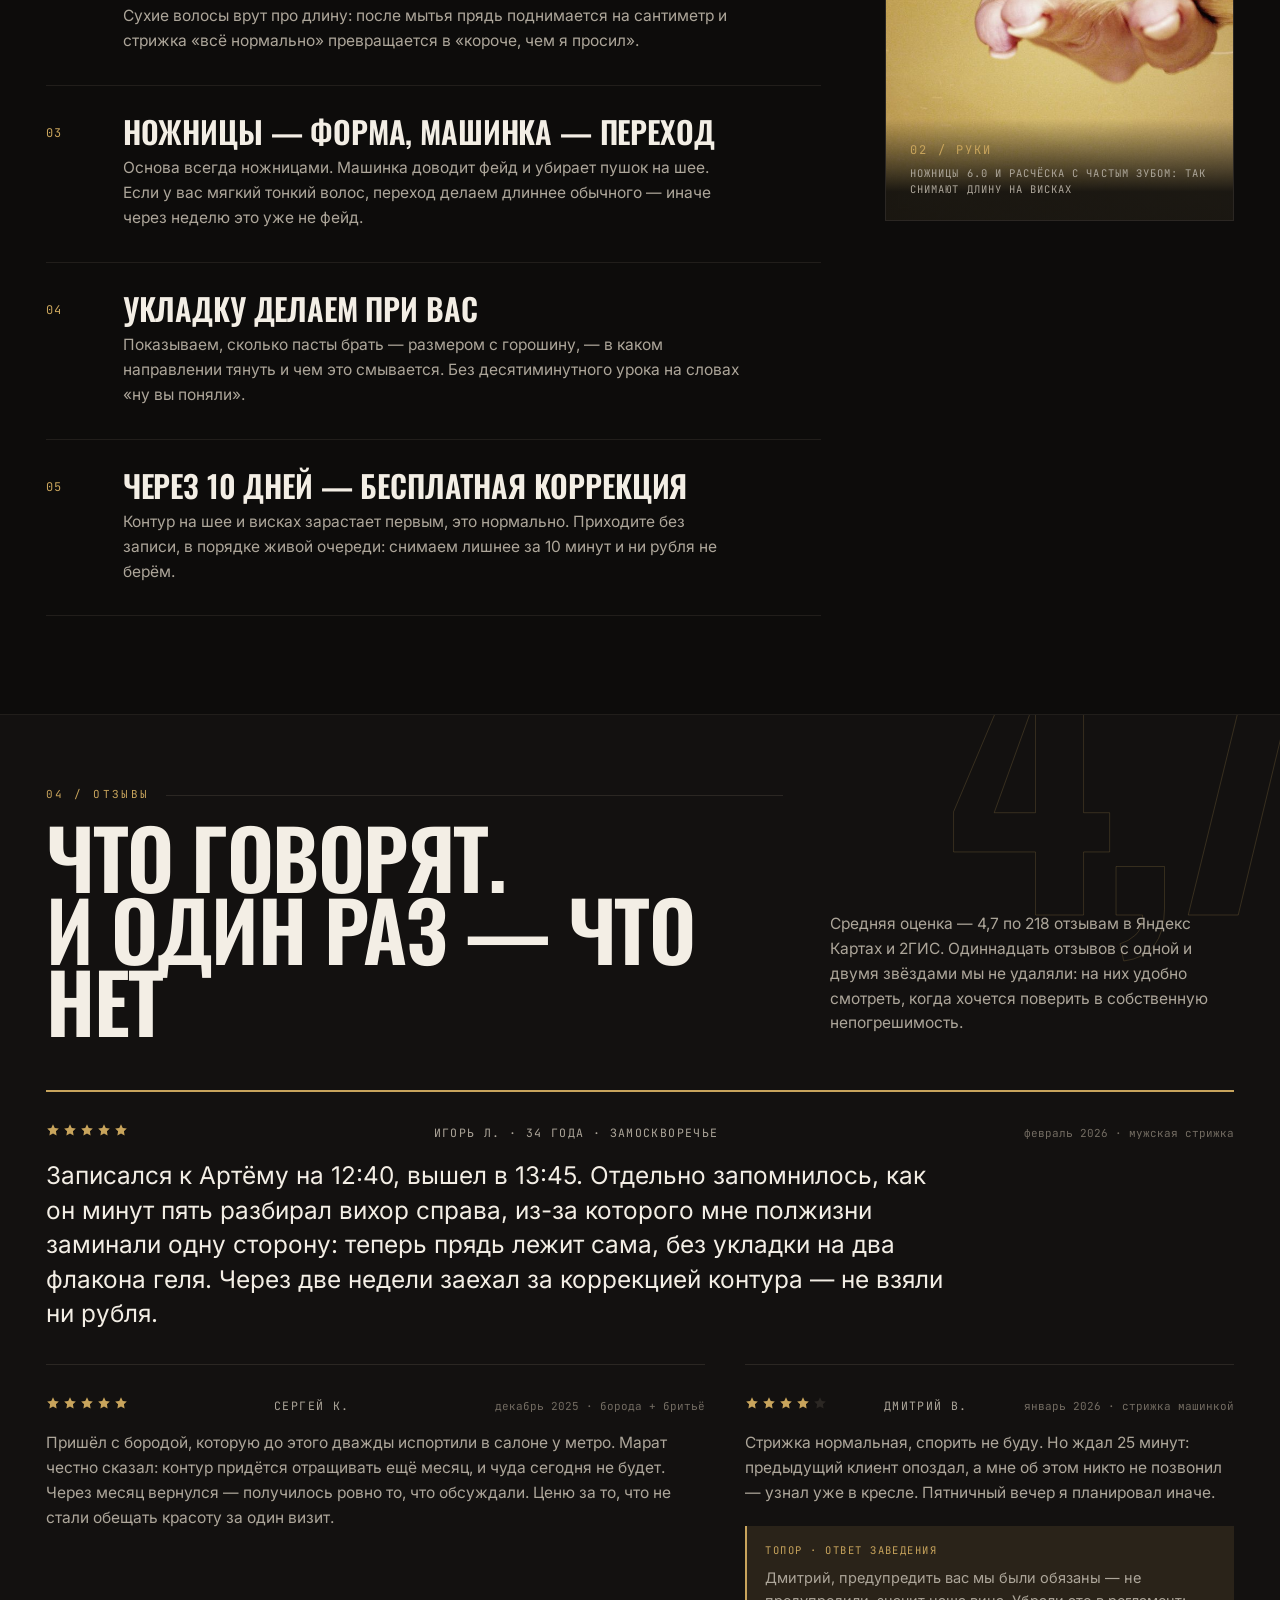
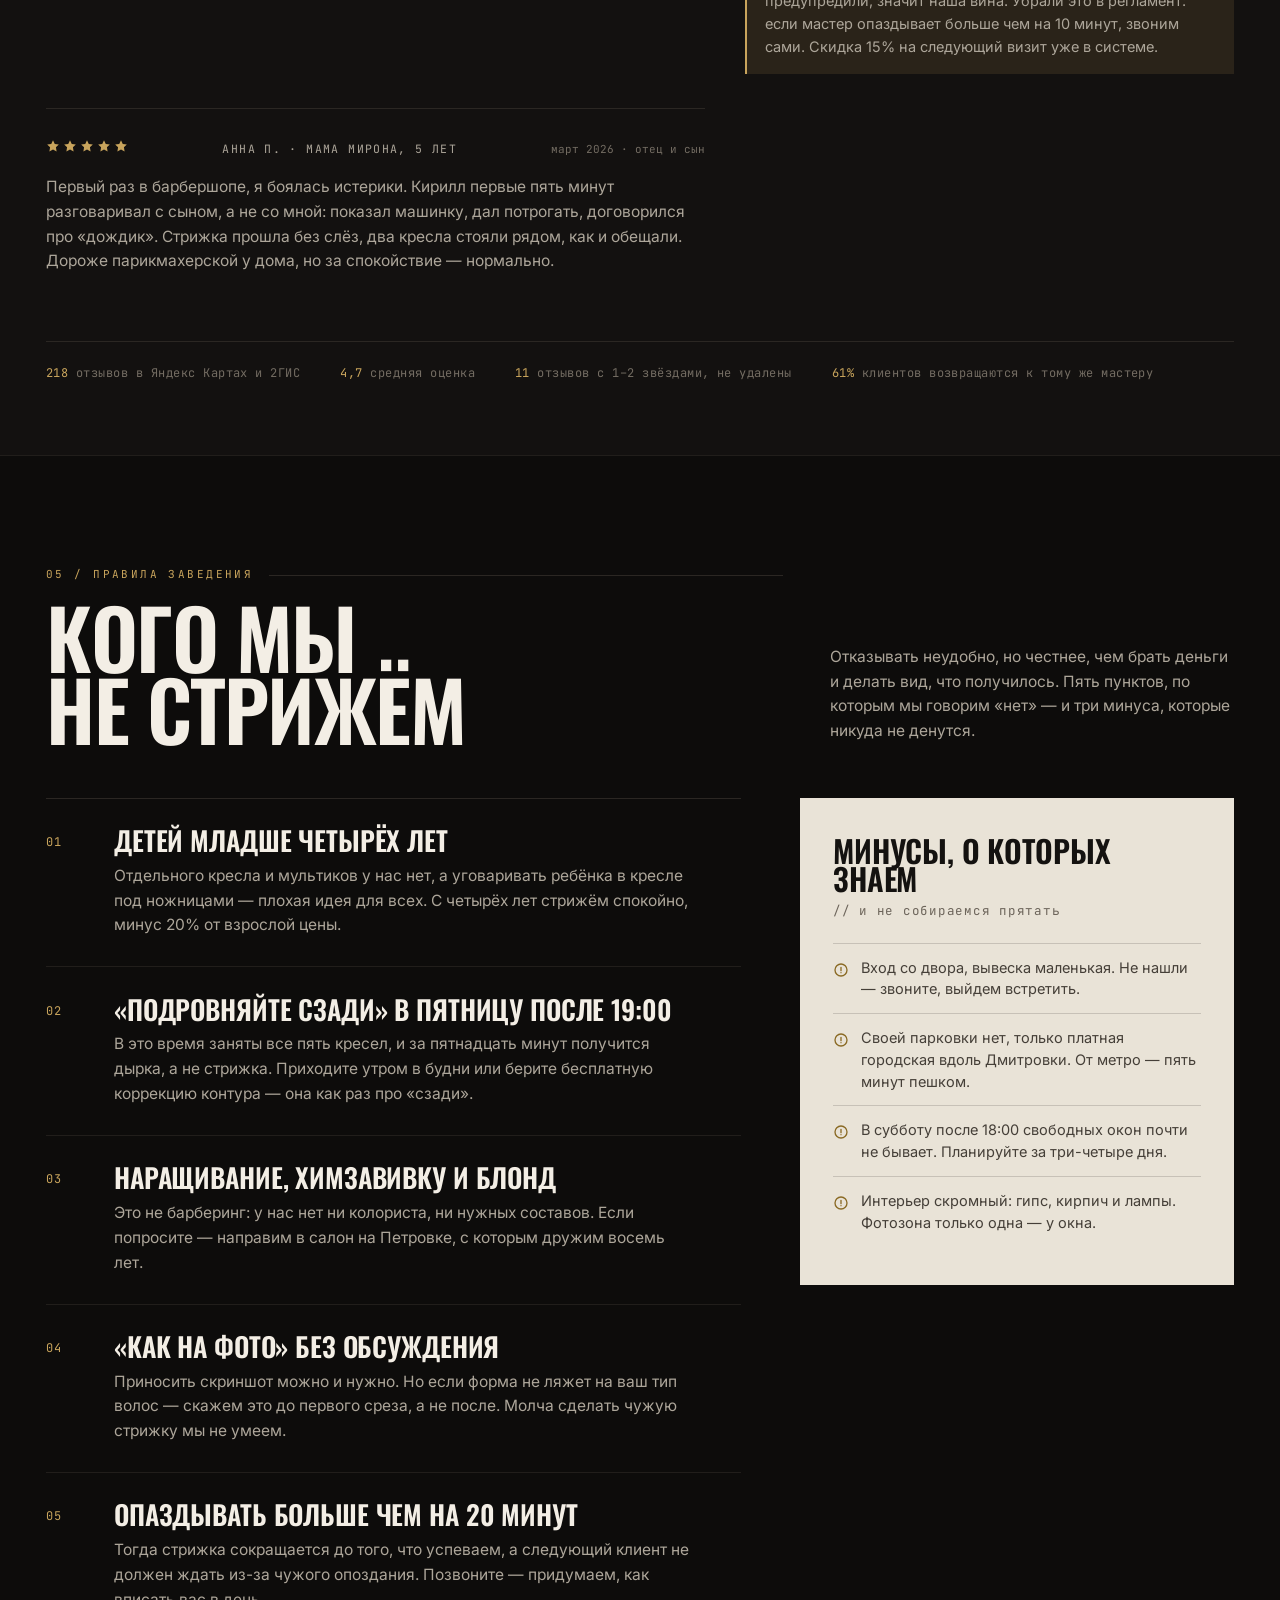
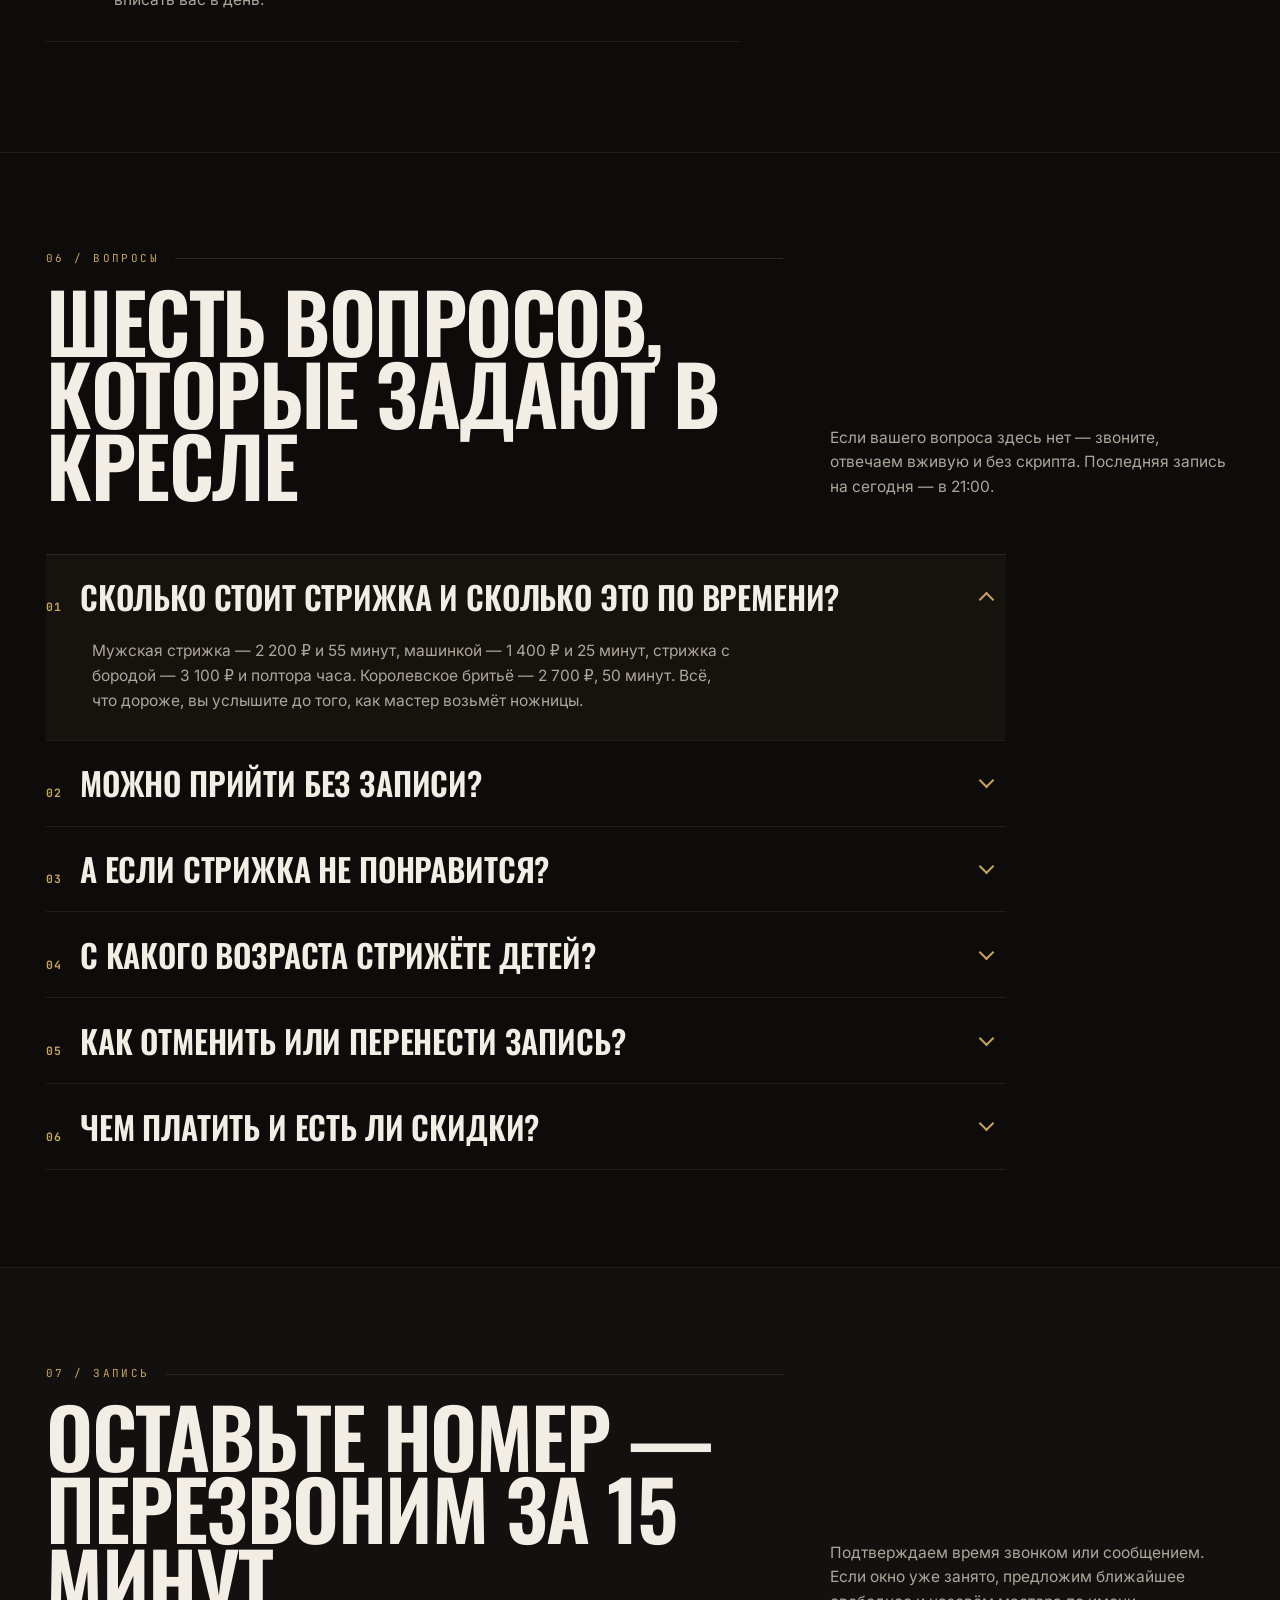
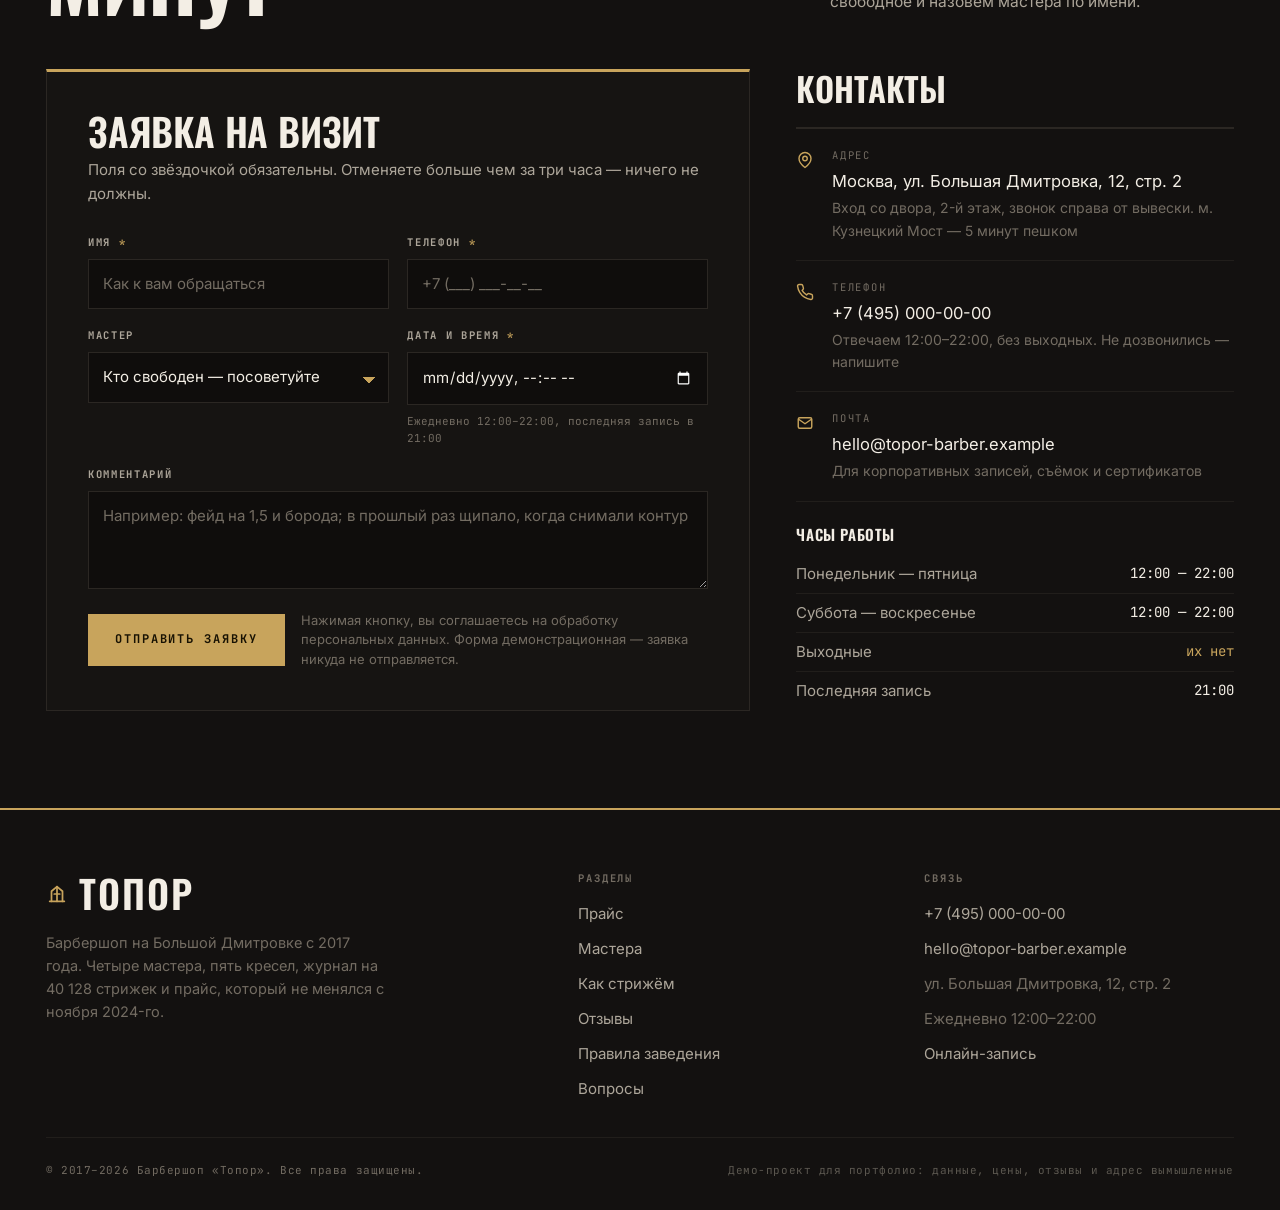
<file: demo-barber/index.html>
<!DOCTYPE html>
<html lang="ru">
<head>
<meta charset="utf-8">
<meta name="viewport" content="width=device-width, initial-scale=1">
<link rel="icon" href="data:image/svg+xml,%3Csvg xmlns='http://www.w3.org/2000/svg' viewBox='0 0 32 32'%3E%3Crect width='32' height='32' rx='7' fill='%23c8a45c'/%3E%3Cpath d='M9 21h14' stroke='%230d0c0b' stroke-width='3' stroke-linecap='round'/%3E%3C/svg%3E">
<title>Топор — барбершоп на Большой Дмитровке. Стрижка 2 200 ₽, борода 1 300 ₽</title>
<meta name="description" content="Барбершоп «Топор»: 4 мастера, 5 кресел, 12:00–22:00 без выходных. Мужская стрижка 2 200 ₽, борода 1 300 ₽, королевское бритьё опасной бритвой 2 700 ₽. Прайс висит у входа и не менялся с ноября 2024 года.">
<meta property="og:type" content="website">
<meta property="og:title" content="Топор — здесь не стригут «покороче»">
<meta property="og:description" content="4 мастера, 5 кресел, 12:00–22:00 без выходных. Прайс без «от» и звёздочек. Бесплатная коррекция контура через 10 дней.">
<!-- ЗАМЕНИТЬ (SEO): на домене добавить og:url, og:image и canonical.
     Фавикон отдельным файлом favicon.svg рядом с index.html: data-URI потребовал бы
     xmlns со схемой в атрибуте, а в этом макете внешних и «схемных» строк нет. -->
<style>
/* ==========================================================================
   ШРИФТЫ — инлайн, без внешних запросов (fonts/fonts-demo.css)
   ========================================================================== */
@font-face{font-family:"Inter";font-style:normal;font-weight:400;font-display:swap;src:url("../fonts/Inter-400-cyrillic.woff2") format("woff2");unicode-range:U+0301, U+0400-045F, U+0490-0491, U+04B0-04B1, U+2116;}
@font-face{font-family:"Inter";font-style:normal;font-weight:400;font-display:swap;src:url("../fonts/Inter-400-latin.woff2") format("woff2");unicode-range:U+0000-00FF, U+0131, U+0152-0153, U+02BB-02BC, U+02C6, U+02DA, U+02DC, U+0304, U+0308, U+0329, U+2000-206F, U+20AC, U+2122, U+2191, U+2193, U+2212, U+2215, U+FEFF, U+FFFD;}
@font-face{font-family:"Inter";font-style:normal;font-weight:600;font-display:swap;src:url("../fonts/Inter-600-cyrillic.woff2") format("woff2");unicode-range:U+0301, U+0400-045F, U+0490-0491, U+04B0-04B1, U+2116;}
@font-face{font-family:"Inter";font-style:normal;font-weight:600;font-display:swap;src:url("../fonts/Inter-600-latin.woff2") format("woff2");unicode-range:U+0000-00FF, U+0131, U+0152-0153, U+02BB-02BC, U+02C6, U+02DA, U+02DC, U+0304, U+0308, U+0329, U+2000-206F, U+20AC, U+2122, U+2191, U+2193, U+2212, U+2215, U+FEFF, U+FFFD;}
@font-face{font-family:"Playfair Display";font-style:normal;font-weight:500;font-display:swap;src:url("../fonts/PlayfairDisplay-500-cyrillic.woff2") format("woff2");unicode-range:U+0301, U+0400-045F, U+0490-0491, U+04B0-04B1, U+2116;}
@font-face{font-family:"Playfair Display";font-style:normal;font-weight:500;font-display:swap;src:url("../fonts/PlayfairDisplay-500-latin.woff2") format("woff2");unicode-range:U+0000-00FF, U+0131, U+0152-0153, U+02BB-02BC, U+02C6, U+02DA, U+02DC, U+0304, U+0308, U+0329, U+2000-206F, U+20AC, U+2122, U+2191, U+2193, U+2212, U+2215, U+FEFF, U+FFFD;}
@font-face{font-family:"Playfair Display";font-style:normal;font-weight:700;font-display:swap;src:url("../fonts/PlayfairDisplay-700-cyrillic.woff2") format("woff2");unicode-range:U+0301, U+0400-045F, U+0490-0491, U+04B0-04B1, U+2116;}
@font-face{font-family:"Playfair Display";font-style:normal;font-weight:700;font-display:swap;src:url("../fonts/PlayfairDisplay-700-latin.woff2") format("woff2");unicode-range:U+0000-00FF, U+0131, U+0152-0153, U+02BB-02BC, U+02C6, U+02DA, U+02DC, U+0304, U+0308, U+0329, U+2000-206F, U+20AC, U+2122, U+2191, U+2193, U+2212, U+2215, U+FEFF, U+FFFD;}
@font-face{font-family:"Oswald";font-style:normal;font-weight:500;font-display:swap;src:url("../fonts/Oswald-500-cyrillic.woff2") format("woff2");unicode-range:U+0301, U+0400-045F, U+0490-0491, U+04B0-04B1, U+2116;}
@font-face{font-family:"Oswald";font-style:normal;font-weight:500;font-display:swap;src:url("../fonts/Oswald-500-latin.woff2") format("woff2");unicode-range:U+0000-00FF, U+0131, U+0152-0153, U+02BB-02BC, U+02C6, U+02DA, U+02DC, U+0304, U+0308, U+0329, U+2000-206F, U+20AC, U+2122, U+2191, U+2193, U+2212, U+2215, U+FEFF, U+FFFD;}
@font-face{font-family:"Oswald";font-style:normal;font-weight:600;font-display:swap;src:url("../fonts/Oswald-600-cyrillic.woff2") format("woff2");unicode-range:U+0301, U+0400-045F, U+0490-0491, U+04B0-04B1, U+2116;}
@font-face{font-family:"Oswald";font-style:normal;font-weight:600;font-display:swap;src:url("../fonts/Oswald-600-latin.woff2") format("woff2");unicode-range:U+0000-00FF, U+0131, U+0152-0153, U+02BB-02BC, U+02C6, U+02DA, U+02DC, U+0304, U+0308, U+0329, U+2000-206F, U+20AC, U+2122, U+2191, U+2193, U+2212, U+2215, U+FEFF, U+FFFD;}
@font-face{font-family:"JetBrains Mono";font-style:normal;font-weight:400;font-display:swap;src:url("../fonts/JetBrainsMono-400-cyrillic.woff2") format("woff2");unicode-range:U+0301, U+0400-045F, U+0490-0491, U+04B0-04B1, U+2116;}
@font-face{font-family:"JetBrains Mono";font-style:normal;font-weight:400;font-display:swap;src:url("../fonts/JetBrainsMono-400-latin.woff2") format("woff2");unicode-range:U+0000-00FF, U+0131, U+0152-0153, U+02BB-02BC, U+02C6, U+02DA, U+02DC, U+0304, U+0308, U+0329, U+2000-206F, U+20AC, U+2122, U+2191, U+2193, U+2212, U+2215, U+FEFF, U+FFFD;}
@font-face{font-family:"JetBrains Mono";font-style:normal;font-weight:700;font-display:swap;src:url("../fonts/JetBrainsMono-700-cyrillic.woff2") format("woff2");unicode-range:U+0301, U+0400-045F, U+0490-0491, U+04B0-04B1, U+2116;}
@font-face{font-family:"JetBrains Mono";font-style:normal;font-weight:700;font-display:swap;src:url("../fonts/JetBrainsMono-700-latin.woff2") format("woff2");unicode-range:U+0000-00FF, U+0131, U+0152-0153, U+02BB-02BC, U+02C6, U+02DA, U+02DC, U+0304, U+0308, U+0329, U+2000-206F, U+20AC, U+2122, U+2191, U+2193, U+2212, U+2215, U+FEFF, U+FFFD;}
@font-face{font-family:"Bitter";font-style:normal;font-weight:600;font-display:swap;src:url("../fonts/Bitter-600-cyrillic.woff2") format("woff2");unicode-range:U+0301, U+0400-045F, U+0490-0491, U+04B0-04B1, U+2116;}
@font-face{font-family:"Bitter";font-style:normal;font-weight:600;font-display:swap;src:url("../fonts/Bitter-600-latin.woff2") format("woff2");unicode-range:U+0000-00FF, U+0131, U+0152-0153, U+02BB-02BC, U+02C6, U+02DA, U+02DC, U+0304, U+0308, U+0329, U+2000-206F, U+20AC, U+2122, U+2191, U+2193, U+2212, U+2215, U+FEFF, U+FFFD;}
@font-face{font-family:"Bitter";font-style:normal;font-weight:700;font-display:swap;src:url("../fonts/Bitter-700-cyrillic.woff2") format("woff2");unicode-range:U+0301, U+0400-045F, U+0490-0491, U+04B0-04B1, U+2116;}
@font-face{font-family:"Bitter";font-style:normal;font-weight:700;font-display:swap;src:url("../fonts/Bitter-700-latin.woff2") format("woff2");unicode-range:U+0000-00FF, U+0131, U+0152-0153, U+02BB-02BC, U+02C6, U+02DA, U+02DC, U+0304, U+0308, U+0329, U+2000-206F, U+20AC, U+2122, U+2191, U+2193, U+2212, U+2215, U+FEFF, U+FFFD;}

/* ==========================================================================
   ТОПОР / барбершоп на Дмитровке
   Один файл: разметка + CSS + JS. Ноль внешних запросов.
   Art direction «журнальный постер»:
     - заголовки: Oswald 600, капсом, очень крупно, вплотную
     - текст: Inter
     - цены, номера, метки, UI: JetBrains Mono
     - основа почти чёрная #0d0c0b, акцент латунь #c8a45c
     - композиция: асимметричная сетка 12 колонок, фото во всю высоту
       заголовка и наезжает на него, крупные цены, инверсия (бумага) как приём
   ========================================================================== */
:root{
  /* Цвет: почти чёрный + латунь */
  --bg:#0d0c0b;
  --bg-2:#131110;
  --ink:#161412;
  --line:#2b2723;
  --line-2:#211e1b;
  --text:#f3eee5;
  --dim:#ada69a;
  --mute:#736c62;
  --accent:#c8a45c;
  --accent-2:#e2c684;
  --accent-dim:rgba(200,164,92,.12);
  --paper:#e9e3d7;
  --paper-ink:#141210;
  --accent-ink:#8a6a24;
  --danger:#e0574a;

  /* Радиусы: постер — прямые углы */
  --r-sm:0px;
  --r-md:0px;
  --r-lg:0px;

  --shadow-md:0 22px 48px rgba(0,0,0,.6);

  --container:1240px;
  --gutter:26px;
  --header-h:72px;

  --f-disp:"Oswald","Arial Narrow","Segoe UI",sans-serif;
  --f-text:"Inter","Segoe UI",system-ui,sans-serif;
  --f-mono:"JetBrains Mono",ui-monospace,Consolas,monospace;
}

*,*::before,*::after{box-sizing:border-box}

html{-webkit-text-size-adjust:100%;scroll-padding-top:calc(var(--header-h) + 14px)}

body{
  margin:0;
  background:var(--bg);
  color:var(--text);
  font-family:var(--f-text);
  font-size:16.5px;
  line-height:1.6;
  overflow-x:hidden;
  -webkit-font-smoothing:antialiased;
}

/* Типографская штриховка: растр печатной бумаги, без цветных заливок */
body::before{
  content:"";position:fixed;inset:0;z-index:0;pointer-events:none;
  background-image:repeating-linear-gradient(135deg,rgba(255,255,255,.011) 0 1px,transparent 1px 9px);
}

main,header,footer{position:relative;z-index:1}

img,svg{display:block;max-width:100%}
a{color:inherit;text-decoration:none}
button{font:inherit;color:inherit}
p{margin:0}
ul,ol,dl{margin:0;padding:0;list-style:none}
figure{margin:0}

h1,h2,h3,h4{
  margin:0;
  font-family:var(--f-disp);
  font-weight:600;
  text-transform:uppercase;
  letter-spacing:-.005em;
  line-height:.92;
}

.container{width:100%;max-width:var(--container);margin-inline:auto;padding-inline:var(--gutter)}

.skip{position:absolute;left:-9999px;top:0;z-index:200;background:var(--accent);color:#181203;
  font-family:var(--f-mono);font-size:13px;font-weight:700;padding:12px 18px}
.skip:focus{left:0}

:focus{outline:none}
:focus-visible{outline:2px solid var(--accent-2);outline-offset:3px}

/* ---------- Служебные элементы набора ---------- */
.kicker{
  font-family:var(--f-mono);font-size:11px;letter-spacing:.22em;text-transform:uppercase;
  color:var(--accent);display:flex;align-items:center;gap:16px;
}
.kicker::after{content:"";flex:1;height:1px;background:var(--line);min-width:20px}

.note{font-size:15.5px;color:var(--dim);max-width:46ch}

.mono{font-family:var(--f-mono)}

.rule{flex:1;height:1px;background:var(--line);min-width:20px}

/* ---------- Кнопки: прямоугольные «бирки» ---------- */
.btn{
  display:inline-flex;align-items:center;justify-content:center;gap:10px;
  min-height:50px;min-width:50px;padding:15px 26px;
  border:1px solid transparent;border-radius:0;
  font-family:var(--f-mono);font-size:12px;font-weight:700;
  letter-spacing:.16em;text-transform:uppercase;white-space:nowrap;cursor:pointer;
  transition:background-color .18s ease,border-color .18s ease,color .18s ease,transform .18s ease;
}
.btn svg{width:16px;height:16px;flex:none}
.btn--primary{background:var(--accent);color:#181203;border-color:var(--accent)}
.btn--primary:hover{background:var(--accent-2);border-color:var(--accent-2);transform:translateY(-1px)}
.btn--ghost{background:transparent;color:var(--text);border-color:var(--line)}
.btn--ghost:hover{border-color:var(--accent);color:var(--accent-2)}
.btn--block{width:100%}

/* ==========================================================================
   ШАПКА — узкая журнальная шапка с латунной линейкой
   ========================================================================== */
.header{
  position:sticky;top:0;z-index:100;
  background:rgba(13,12,11,.94);
  backdrop-filter:blur(12px) saturate(130%);
  -webkit-backdrop-filter:blur(12px) saturate(130%);
  border-bottom:1px solid var(--line);
}
.header::before{content:"";position:absolute;left:0;right:0;top:0;height:2px;background:var(--accent)}
.header__inner{
  display:flex;align-items:center;gap:26px;width:100%;height:var(--header-h);
  max-width:var(--container);margin-inline:auto;padding-inline:var(--gutter);
}

.logo{
  display:flex;align-items:center;gap:11px;flex:none;
  font-family:var(--f-disp);font-weight:600;
  font-size:clamp(22px,2.3vw,29px);letter-spacing:.06em;text-transform:uppercase;line-height:1;
}
.logo__mark{width:22px;height:22px;flex:none;color:var(--accent);transition:transform .3s ease}
.logo:hover .logo__mark{transform:rotate(-14deg)}
.logo__est{
  font-family:var(--f-mono);font-size:10px;letter-spacing:.16em;color:var(--mute);
  text-transform:none;font-weight:400;
}

.nav{margin-left:auto}
.nav__list{display:flex;align-items:center;gap:4px}
.nav__link{
  display:block;padding:11px 13px;
  font-family:var(--f-mono);font-size:11.5px;letter-spacing:.12em;text-transform:uppercase;
  color:var(--dim);transition:color .18s ease;
}
.nav__link:hover{color:var(--accent-2)}

.header__actions{display:flex;align-items:center;gap:16px;flex:none}
.header__phone{
  font-family:var(--f-mono);font-size:13.5px;font-weight:700;letter-spacing:.02em;
  display:inline-flex;align-items:center;gap:8px;transition:color .18s ease;
}
.header__phone:hover{color:var(--accent-2)}
.header__phone svg{width:15px;height:15px;color:var(--accent)}
.header .btn{min-height:42px;padding:12px 18px;font-size:11px}

.burger{
  display:none;width:46px;height:44px;flex:none;align-items:center;justify-content:center;
  background:transparent;border:1px solid var(--line);border-radius:0;cursor:pointer;
}
.burger:hover{border-color:var(--accent)}
.burger__box{position:relative;width:20px;height:12px;display:block}
.burger__box span{position:absolute;left:0;width:100%;height:2px;background:var(--text);
  transition:transform .26s ease,opacity .2s ease,top .26s ease}
.burger__box span:nth-child(1){top:0}
.burger__box span:nth-child(2){top:5px}
.burger__box span:nth-child(3){top:10px}
.burger[aria-expanded="true"] .burger__box span:nth-child(1){top:5px;transform:rotate(45deg)}
.burger[aria-expanded="true"] .burger__box span:nth-child(2){opacity:0}
.burger[aria-expanded="true"] .burger__box span:nth-child(3){top:5px;transform:rotate(-45deg)}

/* ==========================================================================
   ФОТО-КОНТЕЙНЕР: жёсткий кадр, кропмарки, подпись поверх снимка
   ФОТО: <img src="img/xxx.jpg" alt="..."> первым элементом внутрь фигуры.
   ========================================================================== */
.ph{position:relative;margin:0;border:1px solid var(--line);overflow:hidden;background:#1a1816}
.ph img{position:absolute;inset:0;width:100%;height:100%;object-fit:cover}
.ph__marks{
  position:absolute;inset:12px;pointer-events:none;z-index:2;opacity:.85;
  background:
    linear-gradient(var(--accent),var(--accent)) 0 0/14px 1px no-repeat,
    linear-gradient(var(--accent),var(--accent)) 0 0/1px 14px no-repeat,
    linear-gradient(var(--accent),var(--accent)) 100% 0/14px 1px no-repeat,
    linear-gradient(var(--accent),var(--accent)) 100% 0/1px 14px no-repeat,
    linear-gradient(var(--accent),var(--accent)) 0 100%/14px 1px no-repeat,
    linear-gradient(var(--accent),var(--accent)) 0 100%/1px 14px no-repeat,
    linear-gradient(var(--accent),var(--accent)) 100% 100%/14px 1px no-repeat,
    linear-gradient(var(--accent),var(--accent)) 100% 100%/1px 14px no-repeat;
}
.ph__cap{
  position:absolute;left:0;right:0;bottom:0;z-index:3;margin:0;
  padding:22px 24px;font-family:var(--f-mono);font-size:10.5px;line-height:1.55;
  letter-spacing:.1em;text-transform:uppercase;color:var(--dim);
  background:linear-gradient(180deg,rgba(13,12,11,0) 0%,rgba(13,12,11,.92) 72%);
}
.ph__cap b{display:block;color:var(--accent);font-weight:400;font-size:12px;letter-spacing:.18em;margin-bottom:6px}
.ph--process{aspect-ratio:3/4;position:sticky;top:calc(var(--header-h) + 28px)}

/* ==========================================================================
   ПЕРВЫЙ ЭКРАН — обложка: фото во всю высоту заголовка, текст поверх снимка
   ========================================================================== */
.hero{position:relative;overflow:hidden;border-bottom:1px solid var(--line)}
.hero__inner{
  position:relative;
  padding-block:clamp(26px,3.4vw,44px) clamp(34px,4.4vw,64px);
}
.hero__kicker{display:flex;align-items:center;gap:18px;margin-bottom:clamp(20px,2.6vw,36px)}
.hero__issue{color:var(--mute);flex:none}

.hero__stage{
  position:relative;
  display:grid;grid-template-columns:repeat(12,minmax(0,1fr));
  column-gap:clamp(16px,2.2vw,28px);
}
.hero__photo{
  grid-column:7 / -1;grid-row:1 / 3;z-index:1;justify-self:start;
  max-width:486px; /* исходник 486x648 — не растягиваем сверх натурального размера */
  position:relative;margin:0;border:1px solid var(--line);overflow:hidden;background:#1a1816;
  aspect-ratio:4/5;
}
.hero__photo img{width:100%;height:100%;object-fit:cover;object-position:52% 42%}
/* ЗАТЕМНЕНИЕ СЛЕВА — чтобы крупный заголовок читался поверх снимка */
.hero__photo::after{
  content:"";position:absolute;inset:0;z-index:2;pointer-events:none;
  background:linear-gradient(90deg,rgba(13,12,11,.97) 0%,rgba(13,12,11,.88) 26%,rgba(13,12,11,.44) 56%,rgba(13,12,11,.06) 88%);
}

.hero__title{
  grid-column:1 / 10;grid-row:1 / 2;z-index:3;align-self:start;
  font-size:clamp(44px,11.8vw,184px);
  line-height:.85;letter-spacing:-.022em;
  margin:0;
}
.hero__title em{font-style:normal;color:transparent;-webkit-text-stroke:2px var(--accent)}

/* Вертикальная издательская пометка в правом поле — держит асимметрию */
.hero__edge{
  grid-column:12 / -1;grid-row:1 / 3;justify-self:end;align-self:start;z-index:4;
  writing-mode:vertical-rl;display:flex;align-items:center;gap:12px;
  font-family:var(--f-mono);font-size:10.5px;letter-spacing:.32em;text-transform:uppercase;
  color:var(--mute);padding:2px 0 2px 10px;border-left:1px solid var(--line);
}
.hero__edge b{font-weight:400;color:var(--accent)}
@media (max-width:1199px){.hero__edge{display:none}}

.hero__meta{
  grid-column:1 / 6;grid-row:2 / 3;z-index:3;
  align-self:end;padding-top:clamp(20px,2.6vw,40px);
}
.hero__lead{font-size:clamp(16px,1.5vw,18.5px);line-height:1.55;color:var(--dim);max-width:52ch}
.hero__lead + .hero__lead{margin-top:14px}
.hero__lead b{color:var(--text);font-weight:600;border-bottom:1px solid var(--accent);padding-bottom:1px}

.hero__cta{display:flex;flex-wrap:wrap;gap:12px;margin-top:clamp(22px,2.6vw,34px)}

.facts{
  margin-top:clamp(34px,4vw,58px);padding-top:24px;border-top:1px solid var(--line);
  display:grid;grid-template-columns:1.45fr 1fr 1.1fr 1fr;gap:clamp(16px,2.4vw,34px);
}
.facts dt{
  font-family:var(--f-disp);font-weight:600;text-transform:uppercase;
  font-size:clamp(26px,3.6vw,52px);line-height:.95;letter-spacing:-.01em;
}
.facts dd{margin:10px 0 0;font-size:14px;color:var(--mute);line-height:1.45;max-width:26ch}
.facts > div:first-child dt{color:var(--accent)}

/* ==========================================================================
   СЕКЦИИ: неровный вертикальный ритм
   ========================================================================== */
.sec{padding-block:clamp(62px,7.6vw,128px);position:relative}
.sec--tight{padding-block:clamp(50px,5.6vw,86px)}
.sec--loose{padding-block:clamp(70px,8.6vw,146px)}
.sec--paper{background:var(--bg-2)}
.sec + .sec{border-top:1px solid var(--line-2)}

.sec__head{
  display:grid;grid-template-columns:minmax(0,1.55fr) minmax(0,.85fr);
  gap:clamp(20px,3.6vw,68px);align-items:end;margin-bottom:clamp(32px,4.2vw,62px);
}
.sec__head h2{font-size:clamp(36px,6.4vw,92px);line-height:.88;letter-spacing:-.018em;margin-top:16px}
.sec__head h2 small{
  display:block;font-size:clamp(14px,1.1vw,16px);color:var(--dim);letter-spacing:0;
  text-transform:none;font-family:var(--f-text);font-weight:400;line-height:1.5;margin-top:16px;
  max-width:38ch;
}

/* ==========================================================================
   ПРАЙС — меню на стене: крупная цена латунью
   ========================================================================== */
.wall{border-top:1px solid var(--line)}
.row{
  display:grid;grid-template-columns:74px minmax(0,1fr) 108px;
  grid-template-areas:"no lead time" "no note time";
  column-gap:clamp(14px,2vw,30px);row-gap:10px;align-items:baseline;
  padding:clamp(18px,2.1vw,30px) 0;border-bottom:1px solid var(--line-2);
  transition:background-color .2s ease;
}
.row:hover{background:rgba(200,164,92,.05)}
.row__no{grid-area:no;font-family:var(--f-mono);font-size:12px;color:var(--mute);letter-spacing:.1em}
.row__lead{grid-area:lead;display:flex;align-items:baseline;gap:clamp(10px,1.6vw,22px);min-width:0}
.row__name{
  font-family:var(--f-disp);font-weight:600;text-transform:uppercase;
  font-size:clamp(23px,2.9vw,42px);letter-spacing:-.005em;line-height:1;
}
.row__dots{flex:1;min-width:18px;border-bottom:1px solid #3a352e;transform:translateY(-7px)}
.row__price{
  font-family:var(--f-disp);font-weight:600;
  font-size:clamp(24px,3.2vw,48px);line-height:1;color:var(--accent);white-space:nowrap;letter-spacing:-.01em;
}
.row__note{grid-area:note;font-size:15.5px;color:var(--dim);max-width:64ch}
.row__time{grid-area:time;font-family:var(--f-mono);font-size:11.5px;color:var(--mute);
  text-align:right;white-space:nowrap;letter-spacing:.08em}
.row--lead .row__name{font-size:clamp(27px,3.6vw,56px);color:var(--accent-2)}
.row--lead .row__price{font-size:clamp(30px,4.6vw,76px)}
.row--lead .row__name::after{
  content:"берут чаще всего";font-family:var(--f-mono);font-size:10px;
  letter-spacing:.16em;color:var(--bg);background:var(--accent);
  padding:5px 8px;margin-left:14px;vertical-align:middle;white-space:nowrap;
}
.wall__foot{
  display:flex;flex-wrap:wrap;gap:14px 34px;align-items:baseline;
  margin-top:28px;font-family:var(--f-mono);font-size:12px;color:var(--mute);
  letter-spacing:.04em;text-transform:uppercase;
}
.wall__foot b{color:var(--dim);font-weight:400}

/* ==========================================================================
   МАСТЕРА — по одному в ряд, номер контуром, чётные сдвинуты вправо
   ========================================================================== */
.crew{display:flex;flex-direction:column}
.master{
  display:grid;grid-template-columns:clamp(64px,7.6vw,128px) minmax(0,1fr) minmax(0,1.3fr) 190px;
  grid-template-areas:"no id text facts";
  gap:clamp(18px,2.8vw,44px);align-items:start;padding:clamp(24px,3vw,52px) 0;position:relative;
  border-top:1px solid var(--line);
}
.master:last-child{border-bottom:1px solid var(--line)}
.master:nth-child(even){padding-left:clamp(0px,5vw,104px)}
.master__no{
  grid-area:no;font-family:var(--f-disp);font-weight:600;
  font-size:clamp(48px,6.6vw,108px);
  line-height:.8;letter-spacing:-.02em;color:transparent;-webkit-text-stroke:1.4px var(--accent);
}
.master__id{grid-area:id}
.master__name{font-size:clamp(26px,3.4vw,52px);line-height:.95}
.master__spec{
  font-family:var(--f-mono);font-size:11px;letter-spacing:.16em;text-transform:uppercase;
  color:var(--dim);margin-top:12px;
}
.master__text{grid-area:text;font-size:16px;color:var(--dim);max-width:58ch}
.master__text b{color:var(--text);font-weight:600}
.master__facts{
  grid-area:facts;font-family:var(--f-mono);font-size:12px;color:var(--mute);
  border-left:1px solid var(--line);padding-left:20px;line-height:1.8;
}
.master__facts span{display:block}
.master__facts b{color:var(--accent);font-weight:400}

/* ==========================================================================
   КАК СТРИЖЁМ
   ========================================================================== */
.process{display:grid;grid-template-columns:minmax(0,1.6fr) minmax(0,.72fr);gap:clamp(28px,5vw,64px);align-items:start}
.steps{border-top:1px solid var(--line)}
.step{display:grid;grid-template-columns:clamp(40px,4vw,64px) minmax(0,1fr);gap:clamp(14px,2vw,26px);
  padding:clamp(20px,2.4vw,34px) 0;border-bottom:1px solid var(--line-2)}
.step__no{font-family:var(--f-mono);font-size:12px;color:var(--accent);letter-spacing:.1em;padding-top:8px}
.step h3{font-size:clamp(20px,2.4vw,34px);margin-bottom:10px;line-height:.98}
.step p{font-size:15.5px;color:var(--dim);max-width:62ch}
.step p + p{margin-top:8px}

/* ==========================================================================
   ОТЗЫВЫ — асимметрия + цифра, вылезающая за контейнер
   ========================================================================== */
.reviews{position:relative;overflow:hidden}
.reviews__bleed{
  position:absolute;right:-.04em;top:-.24em;z-index:0;pointer-events:none;user-select:none;
  font-family:var(--f-disp);font-weight:600;
  font-size:clamp(140px,26vw,380px);line-height:.78;letter-spacing:-.04em;
  color:transparent;-webkit-text-stroke:1px rgba(200,164,92,.2);
}
.reviews__inner{position:relative;z-index:1}
.reviews__grid{
  display:grid;grid-template-columns:minmax(0,1.35fr) minmax(0,1fr);
  gap:0 40px;align-items:start;
}
.review{border-top:1px solid var(--line);padding:clamp(20px,2.4vw,32px) 0 clamp(22px,2.6vw,36px)}
.review--wide{grid-column:1 / -1;border-top:2px solid var(--accent)}
.review__top{display:flex;flex-wrap:wrap;gap:10px 16px;align-items:baseline;justify-content:space-between}
.review__stars{display:flex;gap:3px;color:var(--accent);flex:none}
.review__stars svg{width:14px;height:14px}
.review__stars svg.is-off{color:var(--line)}
.review__who{font-family:var(--f-mono);font-size:11.5px;letter-spacing:.12em;text-transform:uppercase;color:var(--dim)}
.review__meta{font-family:var(--f-mono);font-size:11px;color:var(--mute)}
.review__text{font-size:15.5px;color:var(--dim);margin-top:16px;max-width:66ch}
.review--wide .review__text{font-size:clamp(18px,1.9vw,27px);line-height:1.42;max-width:60ch;color:var(--text)}
.review__reply{
  margin-top:20px;padding:16px 18px;border-left:2px solid var(--accent);
  background:var(--accent-dim);font-size:14.5px;color:var(--dim);
}
.review__reply span{
  display:block;font-family:var(--f-mono);font-size:10.5px;letter-spacing:.14em;
  text-transform:uppercase;color:var(--accent);margin-bottom:7px;
}
.reviews__summary{
  margin-top:34px;padding-top:22px;border-top:1px solid var(--line);
  display:flex;flex-wrap:wrap;gap:12px 40px;align-items:baseline;
  font-family:var(--f-mono);font-size:12px;color:var(--mute);letter-spacing:.04em;
}
.reviews__summary b{color:var(--accent);font-weight:400}

/* ==========================================================================
   ПРАВИЛА / КОГО НЕ СТРИЖЁМ + инверсный блок «минусы» (бумага)
   ========================================================================== */
.rules{display:grid;grid-template-columns:minmax(0,1.6fr) minmax(0,1fr);gap:clamp(28px,4.6vw,60px);align-items:start}
.nope{border-top:1px solid var(--line)}
.nope__item{display:grid;grid-template-columns:48px minmax(0,1fr);gap:20px;
  padding:clamp(18px,2.2vw,30px) 0;border-bottom:1px solid var(--line-2)}
.nope__no{font-family:var(--f-mono);font-size:12px;color:var(--accent);letter-spacing:.08em;padding-top:6px}
.nope__item h3{font-size:clamp(19px,2.1vw,28px);margin-bottom:10px;line-height:1}
.nope__item p{font-size:15.5px;color:var(--dim);max-width:58ch}

.minuses{background:var(--paper);color:var(--paper-ink);padding:clamp(24px,3vw,40px) clamp(22px,2.6vw,34px)}
.minuses h3{font-size:clamp(22px,2.4vw,34px);color:var(--paper-ink);margin-bottom:8px}
.minuses > p{font-size:12.5px;color:#6c645a;font-family:var(--f-mono);letter-spacing:.06em;margin-bottom:22px}
.minuses li{display:flex;gap:12px;padding:13px 0;border-top:1px solid rgba(20,18,16,.16);
  font-size:14.5px;line-height:1.5;color:#453f38}
.minuses li svg{width:16px;height:16px;flex:none;color:var(--accent-ink);margin-top:5px}

/* ==========================================================================
   FAQ
   ========================================================================== */
.faq{max-width:960px;border-top:1px solid var(--line)}
.faq details{border-bottom:1px solid var(--line-2)}
.faq details[open]{background:rgba(200,164,92,.05)}
.faq summary{
  list-style:none;cursor:pointer;position:relative;
  display:flex;gap:18px;align-items:baseline;
  padding:clamp(18px,2vw,26px) 56px clamp(18px,2vw,26px) 0;min-height:56px;
  font-family:var(--f-disp);font-weight:600;
  font-size:clamp(20px,2.5vw,36px);text-transform:uppercase;letter-spacing:-.005em;line-height:1.05;
  transition:color .18s ease;
}
.faq summary::-webkit-details-marker{display:none}
.faq summary::before{content:attr(data-no);font-family:var(--f-mono);font-size:11.5px;
  letter-spacing:.08em;color:var(--accent);padding-top:6px;flex:none}
.faq summary::after{
  content:"";position:absolute;right:14px;top:50%;width:11px;height:11px;margin-top:-8px;
  border-right:2px solid var(--accent);border-bottom:2px solid var(--accent);
  transform:rotate(45deg);transition:transform .24s ease,margin-top .24s ease;
}
.faq details[open] summary::after{transform:rotate(-135deg);margin-top:-3px}
.faq summary:hover{color:var(--accent-2)}
.faq__a{padding:0 56px 26px 46px;font-size:15.5px;color:var(--dim);max-width:74ch}
.faq__a p + p{margin-top:9px}

/* ==========================================================================
   ЗАПИСЬ + КОНТАКТЫ
   ========================================================================== */
.booking{display:grid;grid-template-columns:minmax(0,1.32fr) minmax(0,.82fr);
  gap:clamp(24px,3.6vw,52px);align-items:start}
.booking > *,.form__grid > *{min-width:0}

.form{background:var(--ink);border:1px solid var(--line);border-top:3px solid var(--accent);
  padding:clamp(24px,3.2vw,44px)}
.form > h3{font-size:clamp(24px,3vw,40px);margin-bottom:10px}
.form > p{font-size:15px;color:var(--dim);margin-bottom:28px}
.form__grid{display:grid;grid-template-columns:1fr 1fr;gap:18px}
.field{display:flex;flex-direction:column;gap:8px}
.field--full{grid-column:1 / -1}
.field label{
  font-family:var(--f-mono);font-size:10.5px;font-weight:700;letter-spacing:.16em;
  text-transform:uppercase;color:var(--dim);
}
.field label .req{color:var(--accent)}
.field input,.field select,.field textarea{
  width:100%;min-height:50px;padding:13px 14px;
  background:#0f0d0c;color:var(--text);
  border:1px solid var(--line);border-radius:0;
  font-family:var(--f-text);font-size:15px;line-height:1.5;
  transition:border-color .18s ease,background-color .18s ease;
}
.field textarea{min-height:98px;resize:vertical}
.field input::placeholder,.field textarea::placeholder{color:var(--mute)}
.field input:hover,.field select:hover,.field textarea:hover{border-color:#3d3833}
.field input:focus,.field select:focus,.field textarea:focus{
  border-color:var(--accent);background:#141110;box-shadow:0 0 0 3px var(--accent-dim);
}
.field select{
  appearance:none;-webkit-appearance:none;padding-right:40px;
  background-image:linear-gradient(45deg,transparent 50%,var(--accent) 50%),linear-gradient(135deg,var(--accent) 50%,transparent 50%);
  background-position:calc(100% - 19px) calc(50% + 3px),calc(100% - 13px) calc(50% + 3px);
  background-size:6px 6px,6px 6px;background-repeat:no-repeat;
}
.field input[type="datetime-local"]{color-scheme:dark}
.field__hint{font-family:var(--f-mono);font-size:11px;color:var(--mute)}
.field input[aria-invalid="true"],.field select[aria-invalid="true"],.field textarea[aria-invalid="true"]{
  border-color:var(--danger);background:#1a1012;box-shadow:0 0 0 3px rgba(224,87,74,.15);
}
.form__actions{grid-column:1 / -1;display:flex;flex-wrap:wrap;gap:16px;align-items:center;margin-top:4px}
.form__consent{font-size:13px;color:var(--mute);flex:1;min-width:210px;line-height:1.5}
.form__status{grid-column:1 / -1;display:none;gap:12px;align-items:flex-start;
  padding:15px 16px;border:1px solid var(--accent);background:var(--accent-dim);
  font-size:14.5px;color:var(--accent-2)}
.form__status svg{width:18px;height:18px;flex:none;margin-top:3px}
.form__status b{display:block;color:var(--text);font-weight:400;margin-bottom:3px}
.form__status.is-demo{display:flex}
.form__status.is-error{border-color:var(--danger);background:rgba(224,87,74,.12);color:#ef8a7f}
.form__status.is-error svg{color:var(--danger)}

.contacts{padding-top:4px}
.contacts h3{font-size:clamp(24px,2.6vw,36px);margin-bottom:24px}
.contacts__list{display:flex;flex-direction:column;border-top:2px solid var(--line)}
.contacts__item{display:grid;grid-template-columns:22px minmax(0,1fr);gap:14px;
  padding:18px 0;border-bottom:1px solid var(--line-2)}
.contacts__item svg{width:18px;height:18px;color:var(--accent);margin-top:4px}
.contacts__label{font-family:var(--f-mono);font-size:10.5px;letter-spacing:.16em;
  text-transform:uppercase;color:var(--mute);margin-bottom:6px}
.contacts__value{font-size:16.5px;line-height:1.45}
.contacts__value a:hover{color:var(--accent-2)}
.contacts__extra{font-size:14px;color:var(--mute);margin-top:3px}
.hours{margin-top:26px}
.hours h4{font-size:15px;margin-bottom:14px;letter-spacing:.04em}
.hours__row{display:flex;justify-content:space-between;gap:14px;padding:7px 0;
  font-size:15px;color:var(--dim);border-bottom:1px solid var(--line-2)}
.hours__row:last-child{border-bottom:0}
.hours__row b{font-family:var(--f-mono);font-size:14px;color:var(--text);font-weight:400}
.hours__row--hi b{color:var(--accent)}

/* ==========================================================================
   ПОДВАЛ
   ========================================================================== */
.footer{background:var(--bg-2);border-top:2px solid var(--accent);padding-block:clamp(44px,5vw,68px) 30px}
.footer .logo{font-size:clamp(26px,3vw,40px);letter-spacing:.05em}
.footer__top{display:grid;grid-template-columns:1.6fr 1fr 1fr;gap:36px;
  padding-bottom:36px;border-bottom:1px solid var(--line-2)}
.footer__brand p{font-size:14.5px;color:var(--mute);margin-top:18px;max-width:38ch}
.footer h4{font-family:var(--f-mono);font-size:10.5px;font-weight:700;letter-spacing:.18em;
  text-transform:uppercase;color:var(--mute);margin-bottom:18px}
.footer__links{display:flex;flex-direction:column;gap:11px;font-size:15px;color:var(--dim)}
.footer__links a:hover{color:var(--accent-2)}
.footer__links span{color:var(--mute)}
.footer__bottom{display:flex;flex-wrap:wrap;gap:10px 30px;justify-content:space-between;
  align-items:baseline;padding-top:24px;font-family:var(--f-mono);font-size:11px;
  color:var(--mute);letter-spacing:.05em}
/* Единственная пометка о демо: мелко, в подвале. На полотне страницы бейджа нет. */
.footer__demo{color:#5c5850}

/* ==========================================================================
   ПОЯВЛЕНИЕ
   ========================================================================== */
.reveal{opacity:0;transform:translateY(20px);
  transition:opacity .6s cubic-bezier(.22,.7,.3,1),transform .6s cubic-bezier(.22,.7,.3,1)}
.reveal.is-visible{opacity:1;transform:none}

/* ==========================================================================
   АДАПТИВ
   ========================================================================== */
@media (max-width:1024px){
  .sec{padding-block:60px}
  .sec--tight{padding-block:48px}
  .sec--loose{padding-block:66px}

  .nav{
    position:fixed;top:calc(var(--header-h) + 2px);left:0;right:0;margin:0;
    background:rgba(13,12,11,.985);border-bottom:1px solid var(--line);
    box-shadow:var(--shadow-md);max-height:0;overflow:hidden;visibility:hidden;opacity:0;
    transition:max-height .32s ease,opacity .24s ease,visibility .32s ease;
  }
  .nav.is-open{max-height:min(76vh,520px);overflow-y:auto;opacity:1;visibility:visible}
  .nav__list{flex-direction:column;align-items:stretch;gap:0;padding:6px var(--gutter) 16px}
  .nav__link{padding:16px 4px;font-size:14px;color:var(--text);border-bottom:1px solid var(--line-2)}
  .burger{display:inline-flex}
  .header__actions{margin-left:auto}

  .hero__stage{display:flex;flex-direction:column}
  .hero__title{order:1;font-size:clamp(44px,10.4vw,104px)}
  .hero__photo{
    order:2;grid-column:auto;grid-row:auto;aspect-ratio:16/10;
    width:90%;margin-left:auto;margin-top:clamp(18px,3vw,30px);
  }
  .hero__meta{order:3;grid-column:auto;grid-row:auto;align-self:auto;padding-top:26px;max-width:62ch}
  .facts{grid-template-columns:1fr 1fr;gap:22px}

  .sec__head{grid-template-columns:1fr;align-items:start;gap:20px}
  .sec__head h2{font-size:clamp(34px,6vw,64px)}

  .master{grid-template-columns:clamp(52px,8vw,84px) minmax(0,1fr);
    grid-template-areas:"no id" "no text" "no facts";row-gap:18px}
  .master:nth-child(even){padding-left:0}
  .master__facts{border-left:0;padding-left:0;display:flex;flex-wrap:wrap;gap:8px 22px}
  .master__facts span{display:inline}

  .process{grid-template-columns:1fr}
  .ph--process{position:relative;max-width:420px;aspect-ratio:4/3}

  .reviews__grid{grid-template-columns:1fr;gap:0}
  .rules{grid-template-columns:1fr}
  .booking{grid-template-columns:1fr}

  .footer__top{grid-template-columns:1fr 1fr}
  .footer__brand{grid-column:1 / -1}
}

@media (max-width:768px){
  :root{--header-h:64px;--gutter:18px}
  body{font-size:16px}
  .sec{padding-block:52px}
  .sec--tight{padding-block:44px}
  .sec--loose{padding-block:56px}
  .header__phone span{display:none}
  .header .btn{padding:11px 14px;font-size:10.5px}
  .hero__meta{padding-top:22px}
  .facts{grid-template-columns:1fr 1fr;gap:18px}
  .facts dt{font-size:clamp(22px,5.4vw,34px)}
  .facts dd{font-size:13px}
  .sec__head{margin-bottom:30px}
  .sec__head h2 small{font-size:14px}
  .row{grid-template-columns:44px minmax(0,1fr) 80px;column-gap:12px}
  .row--lead .row__name::after{content:"";display:none}
  .row__dots{display:none}
  .row__note{font-size:14.5px;line-height:1.45}
  .reviews__bleed{font-size:clamp(100px,32vw,190px);top:auto;bottom:-.1em;right:-.08em;opacity:.55}
  .reviews__summary{gap:8px 24px}
  .faq__a{padding-left:0;padding-right:16px}
  .faq summary{padding-right:46px}
  .minuses{padding:24px 20px}
  .footer__top{grid-template-columns:1fr;gap:28px}
  .hero__title{line-height:.88}
}

/* Компактный мобильный набор: держит каждый блок ниже 1600 px */
@media (max-width:600px){
  :root{--gutter:15px}
  body{font-size:15.5px}
  .sec{padding-block:38px}
  .sec--tight{padding-block:32px}
  .sec--loose{padding-block:44px}
  .logo{font-size:21px}
  .logo__est{display:none}
  .header .btn{display:none}

  .hero__kicker{flex-wrap:wrap;gap:8px 14px}
  .hero__title{font-size:clamp(38px,11vw,58px)}
  .hero__photo{width:100%;aspect-ratio:3/2}
  .hero__lead{font-size:15px}
  .hero__cta{margin-top:20px;gap:10px}
  .hero__cta .btn{flex:1 1 100%}
  .facts{grid-template-columns:1fr 1fr;gap:14px 12px;margin-top:26px;padding-top:16px}
  .facts dt{font-size:clamp(19px,5.6vw,26px)}
  .facts dd{font-size:12px;max-width:32ch;margin-top:6px}

  .sec__head{margin-bottom:22px;gap:14px}
  .sec__head h2{font-size:clamp(29px,9vw,42px);margin-top:10px}
  .sec__head h2 small{font-size:13px;margin-top:10px}
  .note{font-size:14px}

  .row{grid-template-columns:30px minmax(0,1fr);grid-template-areas:"no lead" ". note" ". time";
    column-gap:10px;row-gap:5px;padding:14px 0}
  .row__lead{flex-wrap:wrap;gap:2px 10px}
  .row__name{font-size:20px}
  .row__price{width:100%;font-size:21px}
  .row--lead .row__name{font-size:23px}
  .row--lead .row__price{font-size:28px}
  .row__time{grid-area:time;text-align:left}
  .row__note{font-size:13.5px;line-height:1.4}
  .wall__foot{gap:8px 20px;font-size:11px;margin-top:18px}

  .master{grid-template-columns:44px minmax(0,1fr);
    grid-template-areas:"no id" "no text" "no facts";gap:12px 14px;padding:16px 0;row-gap:10px}
  .master__no{font-size:28px}
  .master__name{font-size:clamp(21px,5.6vw,27px)}
  .master__spec{font-size:10px;margin-top:8px}
  .master__text{font-size:14.5px;line-height:1.45}
  .master__facts{font-size:10.5px;gap:4px 14px;line-height:1.6}

  .step{grid-template-columns:30px minmax(0,1fr);gap:10px;padding:14px 0}
  .step h3{font-size:clamp(17px,4.6vw,21px);margin-bottom:7px}
  .step p{font-size:14px;line-height:1.45}
  .ph--process{max-width:none;width:100%;aspect-ratio:16/10}

  .review{padding:16px 0 20px}
  .review__text{font-size:14.5px;margin-top:12px}
  .review--wide .review__text{font-size:clamp(16px,4.4vw,19px)}
  .reviews__summary{font-size:11px;gap:6px 18px;margin-top:22px;padding-top:16px}

  .nope__item{grid-template-columns:28px minmax(0,1fr);gap:12px;padding:14px 0}
  .nope__item h3{font-size:clamp(17px,4.8vw,21px);margin-bottom:7px}
  .nope__item p{font-size:14px;line-height:1.45}
  .minuses{padding:20px 16px}
  .minuses h3{font-size:20px;margin-bottom:6px}
  .minuses > p{font-size:11.5px;margin-bottom:16px}
  .minuses li{padding:9px 0;font-size:13.5px;gap:10px}

  .faq summary{font-size:clamp(17px,4.8vw,22px);padding:16px 42px 16px 0;min-height:48px}
  .faq summary::before{padding-top:3px}
  .faq__a{padding:0 0 18px;font-size:14px}

  .booking{gap:18px}
  .form{padding:18px 14px}
  .form > h3{font-size:20px}
  .form > p{font-size:14px;margin-bottom:16px}
  .form__grid{gap:12px;grid-template-columns:1fr}
  .field{gap:5px}
  .field input,.field select,.field textarea{min-height:44px;font-size:15px}
  .field textarea{min-height:82px}
  .form__actions{gap:10px;margin-top:0}
  .form__consent{font-size:12.5px;min-width:100%}
  .contacts h3{font-size:20px;margin-bottom:12px}
  .contacts__item{padding:10px 0}
  .contacts__value{font-size:15px}
  .contacts__extra{font-size:12.5px}
  .hours{margin-top:14px}
  .hours h4{font-size:14px;margin-bottom:10px}
  .hours__row{padding:5px 0}

  .footer__top{gap:22px}
  .footer__bottom{font-size:10.5px}
}

@media (prefers-reduced-motion:reduce){
  *,*::before,*::after{
    animation-duration:.001ms !important;animation-iteration-count:1 !important;
    transition-duration:.001ms !important;scroll-behavior:auto !important;
  }
  .reveal{opacity:1 !important;transform:none !important}
  .ph--process{position:relative}
}

@media print{
  .header,.reviews__bleed,body::before{display:none !important}
  body{background:#fff;color:#000}
}
</style>
<!-- Если JS выключен: секции сразу видимы, форма не отправляет ничего -->
<noscript><style>.reveal{opacity:1 !important;transform:none !important}</style></noscript>
</head>
<body>
<a class="skip" href="#price">Перейти к прайсу</a>

<!-- ==========================================================================
     ШАПКА
     ЗАМЕНИТЬ: телефон, пункты меню, текст кнопки
     ========================================================================== -->
<header class="header" id="header">
  <div class="header__inner">
    <a class="logo" href="#top" aria-label="Топор, к началу страницы">
      <svg class="logo__mark" viewBox="0 0 24 24" fill="none" stroke="currentColor" stroke-width="1.9" stroke-linecap="round" stroke-linejoin="round" aria-hidden="true">
        <path d="M4 20h16"/>
        <path d="M6 20V9l6-5 6 5v11"/>
        <path d="M12 4v16"/>
        <path d="M9 12h6"/>
      </svg>
      ТОПОР
      <span class="logo__est">2017 →</span>
    </a>

    <nav class="nav" id="nav" aria-label="Основная навигация">
      <ul class="nav__list">
        <li><a class="nav__link" href="#price">Прайс</a></li>
        <li><a class="nav__link" href="#masters">Мастера</a></li>
        <li><a class="nav__link" href="#process">Как стрижём</a></li>
        <li><a class="nav__link" href="#reviews">Отзывы</a></li>
        <li><a class="nav__link" href="#contacts">Контакты</a></li>
      </ul>
    </nav>

    <div class="header__actions">
      <!-- ЗАМЕНИТЬ: телефон в href и в тексте -->
      <a class="header__phone" href="tel:+74950000000">
        <svg viewBox="0 0 24 24" fill="none" stroke="currentColor" stroke-width="1.9" stroke-linecap="round" stroke-linejoin="round" aria-hidden="true">
          <path d="M22 16.9v3a2 2 0 0 1-2.2 2 19.8 19.8 0 0 1-8.6-3.1 19.5 19.5 0 0 1-6-6A19.8 19.8 0 0 1 2.1 4.2 2 2 0 0 1 4.1 2h3a2 2 0 0 1 2 1.7c.1 1 .4 1.9.7 2.8a2 2 0 0 1-.5 2.1L8.1 9.9a16 16 0 0 0 6 6l1.3-1.2a2 2 0 0 1 2.1-.5c.9.3 1.8.6 2.8.7a2 2 0 0 1 1.7 2Z"/>
        </svg>
        <span>+7 (495) 000-00-00</span>
      </a>
      <a class="btn btn--primary" href="#booking">Записаться</a>
      <button class="burger" id="burger" type="button" aria-expanded="false" aria-controls="nav" aria-label="Открыть меню">
        <span class="burger__box" aria-hidden="true"><span></span><span></span><span></span></span>
      </button>
    </div>
  </div>
</header>

<main>

  <!-- ==========================================================================
       ПЕРВЫЙ ЭКРАН — обложка
       ЗАМЕНИТЬ: заголовок и лид под клиента
       ========================================================================== -->
  <section class="hero" id="top">
    <div class="container hero__inner">

      <p class="kicker hero__kicker">
        <span>Москва · Большая Дмитровка, 12</span>
        <span class="rule" aria-hidden="true"></span>
        <span class="hero__issue">с 2017 · журнал на 40 128 записей</span>
      </p>

      <div class="hero__stage">

        <!-- ФОТО: кадр тянется во всю высоту заголовка, текст идёт поверх снимка -->
        <figure class="hero__photo">
          <img src="img/hall-01.jpg" width="486" height="648" alt="Зал барбершопа: рабочие места, мойки и зеркала вдоль стены" fetchpriority="high">
          <span class="ph__marks" aria-hidden="true"></span>
          <figcaption class="ph__cap"><b>01 / Зал</b>Рабочие места, мойки вдоль стены, полки с уходом</figcaption>
        </figure>

        <h1 class="hero__title">Здесь<br>не стригут<br><em>«покороче»</em></h1>

        <p class="hero__edge"><b>№ 01</b> Топор · Москва · с 2017</p>

        <div class="hero__meta">
          <p class="hero__lead">
            Пять кресел, четыре мастера и журнал, куда мы с 2017 года записываем каждую стрижку.
            Всего набралось <b>40 128 записей</b> — по ним видно, что фейд живёт три недели, а не пять дней.
          </p>
          <p class="hero__lead">
            Приходите с грязной головой: помоем сами, сухие волосы врут про длину на сантиметр с лишним.
            Скриншот из Pinterest несём в кресло и честно говорим, ляжет он на ваши волосы или нет.
          </p>

          <div class="hero__cta">
            <a class="btn btn--primary" href="#booking">Записаться на стрижку</a>
            <a class="btn btn--ghost" href="#price">Прайс без «от»</a>
          </div>
        </div>

      </div>

      <dl class="facts">
        <div>
          <dt>40 128</dt>
          <dd>стрижек в журнале с 2017 года</dd>
        </div>
        <div>
          <dt>4 мастера</dt>
          <dd>имя и кресло — выбираете сами</dd>
        </div>
        <div>
          <dt>12:00–22:00</dt>
          <dd>семь дней в неделю, последняя запись в 21:00</dd>
        </div>
        <div>
          <dt>3 часа</dt>
          <dd>бесплатная отмена, позже — 500 ₽ уходят мастеру</dd>
        </div>
      </dl>

    </div>
  </section>

  <!-- ==========================================================================
       ПРАЙС-ЛИСТ НА СТЕНЕ
       ЗАМЕНИТЬ: названия, пояснения, цены и время
       ========================================================================== -->
  <section class="sec sec--loose" id="price">
    <div class="container">
      <div class="sec__head reveal">
        <div>
          <p class="kicker">01 / Прайс</p>
          <h2>Столько стоит.<br>Без «от» и звёздочек</h2>
        </div>
        <p class="note">
          Прайс висит у входа с ноября 2024 года и с тех пор не менялся. Мы не накидываем
          за длину волос, густоту и «сложность формы» — итог в чеке совпадает со строчкой на стене.
        </p>
      </div>

      <ul class="wall reveal">
        <li class="row">
          <span class="row__no">01</span>
          <span class="row__lead">
            <span class="row__name">Стрижка машинкой</span>
            <span class="row__dots" aria-hidden="true"></span>
            <span class="row__price">1 400 ₽</span>
          </span>
          <span class="row__note">Одна длина, без ножниц и без перехода. Просят те, кто стрижётся сам и приходит «подровнять бока».</span>
          <span class="row__time">25 мин</span>
        </li>

        <li class="row row--lead">
          <span class="row__no">02</span>
          <span class="row__lead">
            <span class="row__name">Мужская стрижка</span>
            <span class="row__dots" aria-hidden="true"></span>
            <span class="row__price">2 200 ₽</span>
          </span>
          <span class="row__note">Ножницы и машинка: разбор линии роста, мытьё, стрижка, укладка. Показываем, чем держим форму, чтобы повторили дома.</span>
          <span class="row__time">55 мин</span>
        </li>

        <li class="row">
          <span class="row__no">03</span>
          <span class="row__lead">
            <span class="row__name">Стрижка + борода</span>
            <span class="row__dots" aria-hidden="true"></span>
            <span class="row__price">3 100 ₽</span>
          </span>
          <span class="row__note">Всё то же плюс борода: контур опасной бритвой, длина ножницами, горячее полотенце и масло в конце.</span>
          <span class="row__time">1 ч 30 мин</span>
        </li>

        <li class="row">
          <span class="row__no">04</span>
          <span class="row__lead">
            <span class="row__name">Оформление бороды</span>
            <span class="row__dots" aria-hidden="true"></span>
            <span class="row__price">1 300 ₽</span>
          </span>
          <span class="row__note">Одна борода, без стрижки. Если растительность меньше двух сантиметров — скажем честно, что форму ещё не из чего делать.</span>
          <span class="row__time">35 мин</span>
        </li>

        <li class="row">
          <span class="row__no">05</span>
          <span class="row__lead">
            <span class="row__name">Королевское бритьё</span>
            <span class="row__dots" aria-hidden="true"></span>
            <span class="row__price">2 700 ₽</span>
          </span>
          <span class="row__note">Опасная бритва в два прохода, горячее полотенце, премиальное масло, холодный компресс. Бреет не «до скрипа», а до спокойной кожи.</span>
          <span class="row__time">50 мин</span>
        </li>

        <li class="row">
          <span class="row__no">06</span>
          <span class="row__lead">
            <span class="row__name">Отец и сын</span>
            <span class="row__dots" aria-hidden="true"></span>
            <span class="row__price">3 400 ₽</span>
          </span>
          <span class="row__note">Два кресла рядом, два мастера, один заход. Детская часть — с 4 лет, минус 20% от цены взрослой стрижки.</span>
          <span class="row__time">1 ч 20 мин</span>
        </li>

        <li class="row">
          <span class="row__no">07</span>
          <span class="row__lead">
            <span class="row__name">Тонирование и укладка</span>
            <span class="row__dots" aria-hidden="true"></span>
            <span class="row__price">1 000 ₽</span>
          </span>
          <span class="row__note">Убираем желтизну и красим седину в тон, без «блонда». Укладка на выход — тот же прайс, без наценки за событие.</span>
          <span class="row__time">30 мин</span>
        </li>
      </ul>

      <div class="wall__foot reveal">
        <span><b>Оплата:</b> карта, наличные, QR. После стрижки, не вперёд</span>
        <span><b>Скидки:</b> студентам −15% по будням до 15:00, пенсионерам −20%</span>
        <span><b>Коррекция контура:</b> бесплатно в течение 10 дней</span>
      </div>
    </div>
  </section>

  <!-- ==========================================================================
       МАСТЕРА
       ФОТО: если появятся портреты — отдельным рядом <figure class="ph"> у каждого
       ========================================================================== -->
  <section class="sec sec--paper" id="masters">
    <div class="container">
      <div class="sec__head reveal">
        <div>
          <p class="kicker">02 / Мастера</p>
          <h2>Четыре человека,<br>четыре характера</h2>
        </div>
        <p class="note">
          Мы не сажаем «любого свободного» без предупреждения. Если ваш мастер занят — предложим
          другое время или другого мастера с его согласия, а не поставим перед фактом в кресле.
        </p>
      </div>

      <div class="crew">

        <article class="master reveal">
          <span class="master__no">01</span>
          <div class="master__id">
            <h3 class="master__name">Артём Северин</h3>
            <p class="master__spec">Фейды · хард-парт · кроп</p>
          </div>
          <p class="master__text">
            Начинает с <b>десятиминутного молчания</b>: смотрит, куда растёт вихор и как волос ложится
            после мытья. Не любит слово «покороче» — просит показать пальцами, сколько снимать.
            Фейд на 0,5 не делает: на такой длине видно каждую вмятину черепа.
          </p>
          <div class="master__facts">
            <span>Стаж <b>9 лет</b></span>
            <span>Кресло <b>у окна</b></span>
            <span>Свободен <b>пн–чт</b></span>
          </div>
        </article>

        <article class="master reveal">
          <span class="master__no">02</span>
          <div class="master__id">
            <h3 class="master__name">Марат Кузнецов</h3>
            <p class="master__spec">Борода · опасная бритва</p>
          </div>
          <p class="master__text">
            Держит бритву в правой, левой разговаривает. На бритьё у него <b>50 минут и ни минутой меньше</b> —
            за это время кожа успевает успокоиться. Если борода отросла неровно, скажет, что контур придётся
            отращивать месяц, и не станет обещать чуда за один визит.
          </p>
          <div class="master__facts">
            <span>Стаж <b>7 лет</b></span>
            <span>Кресло <b>No3</b></span>
            <span>Свободен <b>ср–вс</b></span>
          </div>
        </article>

        <article class="master reveal">
          <span class="master__no">03</span>
          <div class="master__id">
            <h3 class="master__name">Денис Волков</h3>
            <p class="master__spec">Классика · седина · укладка</p>
          </div>
          <p class="master__text">
            Восемь лет стриг в театральном цехе — привык, чтобы форма читалась <b>с последнего ряда</b>.
            Аккуратно работает с сединой: не выводит её в ноль, а подбирает тон, чтобы отросшая часть
            не выглядела полосой. Любит, когда просят «как в прошлый раз».
          </p>
          <div class="master__facts">
            <span>Стаж <b>11 лет</b></span>
            <span>Кресло <b>No5</b></span>
            <span>Свободен <b>пн–пт</b></span>
          </div>
        </article>

        <article class="master reveal">
          <span class="master__no">04</span>
          <div class="master__id">
            <h3 class="master__name">Кирилл Дёмин</h3>
            <p class="master__spec">Детские стрижки · отец и сын</p>
          </div>
          <p class="master__text">
            Первые пять минут разговаривает <b>с ребёнком, а не с родителем</b> — договаривается, где будет
            «дождик» из пульверизатора и как выглядит машинка. Детей младше четырёх не стрижёт: отдельного
            кресла и мультиков у нас нет, а уговаривать в кресле — не метод.
          </p>
          <div class="master__facts">
            <span>Стаж <b>4 года</b></span>
            <span>Кресло <b>No2</b></span>
            <span>Свободен <b>чт–вс</b></span>
          </div>
        </article>

      </div>
    </div>
  </section>

  <!-- ==========================================================================
       КАК СТРИЖЁМ
       ФОТО: кадр в правой колонке, липнет при скролле
       ========================================================================== -->
  <section class="sec" id="process">
    <div class="container">
      <div class="sec__head reveal">
        <div>
          <p class="kicker">03 / Порядок работы</p>
          <h2>Пять вещей,<br>которые не обсуждаются</h2>
        </div>
        <p class="note">
          Это не «этапы оказания услуги», а привычки, которые мы завели за восемь лет. Если мастер
          пропустил пункт — скажите об этом на кассе, стрижка за наш счёт.
        </p>
      </div>

      <div class="process">
        <div class="steps reveal">
          <article class="step">
            <span class="step__no">01</span>
            <div>
              <h3>Сначала разговор, потом ножницы</h3>
              <p>Минут десять смотрим линию роста, вихор, шрам или родинку, длину шеи и форму затылка.
                За это время вы успеваете передумать и уйти — мы не обидимся.</p>
            </div>
          </article>

          <article class="step">
            <span class="step__no">02</span>
            <div>
              <h3>Моем голову до стрижки</h3>
              <p>Сухие волосы врут про длину: после мытья прядь поднимается на сантиметр и стрижка
                «всё нормально» превращается в «короче, чем я просил».</p>
            </div>
          </article>

          <article class="step">
            <span class="step__no">03</span>
            <div>
              <h3>Ножницы — форма, машинка — переход</h3>
              <p>Основа всегда ножницами. Машинка доводит фейд и убирает пушок на шее. Если у вас
                мягкий тонкий волос, переход делаем длиннее обычного — иначе через неделю это уже не фейд.</p>
            </div>
          </article>

          <article class="step">
            <span class="step__no">04</span>
            <div>
              <h3>Укладку делаем при вас</h3>
              <p>Показываем, сколько пасты брать — размером с горошину, — в каком направлении тянуть
                и чем это смывается. Без десятиминутного урока на словах «ну вы поняли».</p>
            </div>
          </article>

          <article class="step">
            <span class="step__no">05</span>
            <div>
              <h3>Через 10 дней — бесплатная коррекция</h3>
              <p>Контур на шее и висках зарастает первым, это нормально. Приходите без записи, в порядке
                живой очереди: снимаем лишнее за 10 минут и ни рубля не берём.</p>
            </div>
          </article>
        </div>

        <aside>
          <figure class="ph ph--process">
            <img src="img/hands-01.jpg" width="689" height="861" alt="Стрижка: ножницы и расчёска снимают длину на висках" loading="lazy" decoding="async">
            <span class="ph__marks" aria-hidden="true"></span>
            <figcaption class="ph__cap"><b>02 / Руки</b>Ножницы 6.0 и расчёска с частым зубом: так снимают длину на висках</figcaption>
          </figure>
        </aside>
      </div>
    </div>
  </section>

  <!-- ==========================================================================
       ОТЗЫВЫ
       ЗАМЕНИТЬ: тексты отзывов на реальные (в том числе с низкой оценкой)
       ========================================================================== -->
  <section class="sec sec--tight reviews sec--paper" id="reviews">
    <div class="reviews__bleed" aria-hidden="true">4,7</div>
    <div class="container reviews__inner">
      <div class="sec__head reveal">
        <div>
          <p class="kicker">04 / Отзывы</p>
          <h2>Что говорят.<br>И один раз — что нет</h2>
        </div>
        <p class="note">
          Средняя оценка — 4,7 по 218 отзывам в Яндекс Картах и 2ГИС. Одиннадцать отзывов с одной
          и двумя звёздами мы не удаляли: на них удобно смотреть, когда хочется поверить в собственную непогрешимость.
        </p>
      </div>

      <div class="reviews__grid">

        <article class="review review--wide reveal">
          <div class="review__top">
            <span class="review__stars" role="img" aria-label="Оценка 5 из 5">
              <svg viewBox="0 0 24 24" fill="currentColor" aria-hidden="true"><path d="m12 2 3 6.5 7 .9-5 4.9 1.2 7L12 18l-6.2 3.3L7 14.3l-5-4.9 7-.9Z"/></svg>
              <svg viewBox="0 0 24 24" fill="currentColor" aria-hidden="true"><path d="m12 2 3 6.5 7 .9-5 4.9 1.2 7L12 18l-6.2 3.3L7 14.3l-5-4.9 7-.9Z"/></svg>
              <svg viewBox="0 0 24 24" fill="currentColor" aria-hidden="true"><path d="m12 2 3 6.5 7 .9-5 4.9 1.2 7L12 18l-6.2 3.3L7 14.3l-5-4.9 7-.9Z"/></svg>
              <svg viewBox="0 0 24 24" fill="currentColor" aria-hidden="true"><path d="m12 2 3 6.5 7 .9-5 4.9 1.2 7L12 18l-6.2 3.3L7 14.3l-5-4.9 7-.9Z"/></svg>
              <svg viewBox="0 0 24 24" fill="currentColor" aria-hidden="true"><path d="m12 2 3 6.5 7 .9-5 4.9 1.2 7L12 18l-6.2 3.3L7 14.3l-5-4.9 7-.9Z"/></svg>
            </span>
            <span class="review__who">Игорь Л. · 34 года · Замоскворечье</span>
            <span class="review__meta">февраль 2026 · мужская стрижка</span>
          </div>
          <p class="review__text">
            Записался к Артёму на 12:40, вышел в 13:45. Отдельно запомнилось, как он минут пять разбирал вихор
            справа, из-за которого мне полжизни заминали одну сторону: теперь прядь лежит сама, без укладки на
            два флакона геля. Через две недели заехал за коррекцией контура — не взяли ни рубля.
          </p>
        </article>

        <article class="review reveal">
          <div class="review__top">
            <span class="review__stars" role="img" aria-label="Оценка 5 из 5">
              <svg viewBox="0 0 24 24" fill="currentColor" aria-hidden="true"><path d="m12 2 3 6.5 7 .9-5 4.9 1.2 7L12 18l-6.2 3.3L7 14.3l-5-4.9 7-.9Z"/></svg>
              <svg viewBox="0 0 24 24" fill="currentColor" aria-hidden="true"><path d="m12 2 3 6.5 7 .9-5 4.9 1.2 7L12 18l-6.2 3.3L7 14.3l-5-4.9 7-.9Z"/></svg>
              <svg viewBox="0 0 24 24" fill="currentColor" aria-hidden="true"><path d="m12 2 3 6.5 7 .9-5 4.9 1.2 7L12 18l-6.2 3.3L7 14.3l-5-4.9 7-.9Z"/></svg>
              <svg viewBox="0 0 24 24" fill="currentColor" aria-hidden="true"><path d="m12 2 3 6.5 7 .9-5 4.9 1.2 7L12 18l-6.2 3.3L7 14.3l-5-4.9 7-.9Z"/></svg>
              <svg viewBox="0 0 24 24" fill="currentColor" aria-hidden="true"><path d="m12 2 3 6.5 7 .9-5 4.9 1.2 7L12 18l-6.2 3.3L7 14.3l-5-4.9 7-.9Z"/></svg>
            </span>
            <span class="review__who">Сергей К.</span>
            <span class="review__meta">декабрь 2025 · борода + бритьё</span>
          </div>
          <p class="review__text">
            Пришёл с бородой, которую до этого дважды испортили в салоне у метро. Марат честно сказал: контур
            придётся отращивать ещё месяц, и чуда сегодня не будет. Через месяц вернулся — получилось ровно
            то, что обсуждали. Ценю за то, что не стали обещать красоту за один визит.
          </p>
        </article>

        <article class="review reveal">
          <div class="review__top">
            <span class="review__stars" role="img" aria-label="Оценка 4 из 5">
              <svg viewBox="0 0 24 24" fill="currentColor" aria-hidden="true"><path d="m12 2 3 6.5 7 .9-5 4.9 1.2 7L12 18l-6.2 3.3L7 14.3l-5-4.9 7-.9Z"/></svg>
              <svg viewBox="0 0 24 24" fill="currentColor" aria-hidden="true"><path d="m12 2 3 6.5 7 .9-5 4.9 1.2 7L12 18l-6.2 3.3L7 14.3l-5-4.9 7-.9Z"/></svg>
              <svg viewBox="0 0 24 24" fill="currentColor" aria-hidden="true"><path d="m12 2 3 6.5 7 .9-5 4.9 1.2 7L12 18l-6.2 3.3L7 14.3l-5-4.9 7-.9Z"/></svg>
              <svg viewBox="0 0 24 24" fill="currentColor" aria-hidden="true"><path d="m12 2 3 6.5 7 .9-5 4.9 1.2 7L12 18l-6.2 3.3L7 14.3l-5-4.9 7-.9Z"/></svg>
              <svg class="is-off" viewBox="0 0 24 24" fill="currentColor" aria-hidden="true"><path d="m12 2 3 6.5 7 .9-5 4.9 1.2 7L12 18l-6.2 3.3L7 14.3l-5-4.9 7-.9Z"/></svg>
            </span>
            <span class="review__who">Дмитрий В.</span>
            <span class="review__meta">январь 2026 · стрижка машинкой</span>
          </div>
          <p class="review__text">
            Стрижка нормальная, спорить не буду. Но ждал 25 минут: предыдущий клиент опоздал, а мне об этом
            никто не позвонил — узнал уже в кресле. Пятничный вечер я планировал иначе.
          </p>
          <div class="review__reply">
            <span>Топор · ответ заведения</span>
            <p>Дмитрий, предупредить вас мы были обязаны — не предупредили, значит наша вина.
              Убрали это в регламент: если мастер опаздывает больше чем на 10 минут, звоним сами.
              Скидка 15% на следующий визит уже в системе.</p>
          </div>
        </article>

        <article class="review reveal">
          <div class="review__top">
            <span class="review__stars" role="img" aria-label="Оценка 5 из 5">
              <svg viewBox="0 0 24 24" fill="currentColor" aria-hidden="true"><path d="m12 2 3 6.5 7 .9-5 4.9 1.2 7L12 18l-6.2 3.3L7 14.3l-5-4.9 7-.9Z"/></svg>
              <svg viewBox="0 0 24 24" fill="currentColor" aria-hidden="true"><path d="m12 2 3 6.5 7 .9-5 4.9 1.2 7L12 18l-6.2 3.3L7 14.3l-5-4.9 7-.9Z"/></svg>
              <svg viewBox="0 0 24 24" fill="currentColor" aria-hidden="true"><path d="m12 2 3 6.5 7 .9-5 4.9 1.2 7L12 18l-6.2 3.3L7 14.3l-5-4.9 7-.9Z"/></svg>
              <svg viewBox="0 0 24 24" fill="currentColor" aria-hidden="true"><path d="m12 2 3 6.5 7 .9-5 4.9 1.2 7L12 18l-6.2 3.3L7 14.3l-5-4.9 7-.9Z"/></svg>
              <svg viewBox="0 0 24 24" fill="currentColor" aria-hidden="true"><path d="m12 2 3 6.5 7 .9-5 4.9 1.2 7L12 18l-6.2 3.3L7 14.3l-5-4.9 7-.9Z"/></svg>
            </span>
            <span class="review__who">Анна П. · мама Мирона, 5 лет</span>
            <span class="review__meta">март 2026 · отец и сын</span>
          </div>
          <p class="review__text">
            Первый раз в барбершопе, я боялась истерики. Кирилл первые пять минут разговаривал с сыном, а не
            со мной: показал машинку, дал потрогать, договорился про «дождик». Стрижка прошла без слёз,
            два кресла стояли рядом, как и обещали. Дороже парикмахерской у дома, но за спокойствие — нормально.
          </p>
        </article>

      </div>

      <div class="reviews__summary reveal">
        <span><b>218</b> отзывов в Яндекс Картах и 2ГИС</span>
        <span><b>4,7</b> средняя оценка</span>
        <span><b>11</b> отзывов с 1–2 звёздами, не удалены</span>
        <span><b>61%</b> клиентов возвращаются к тому же мастеру</span>
      </div>
    </div>
  </section>

  <!-- ==========================================================================
       ПРАВИЛА / КОГО НЕ СТРИЖЁМ
       ЗАМЕНИТЬ: правила под клиента — это самый «живой» текст на странице
       ========================================================================== -->
  <section class="sec sec--loose" id="rules">
    <div class="container">
      <div class="sec__head reveal">
        <div>
          <p class="kicker">05 / Правила заведения</p>
          <h2>Кого мы<br>не стрижём</h2>
        </div>
        <p class="note">
          Отказывать неудобно, но честнее, чем брать деньги и делать вид, что получилось.
          Пять пунктов, по которым мы говорим «нет» — и три минуса, которые никуда не денутся.
        </p>
      </div>

      <div class="rules">
        <div class="nope reveal">

          <article class="nope__item">
            <span class="nope__no">01</span>
            <div>
              <h3>Детей младше четырёх лет</h3>
              <p>Отдельного кресла и мультиков у нас нет, а уговаривать ребёнка в кресле под ножницами —
                плохая идея для всех. С четырёх лет стрижём спокойно, минус 20% от взрослой цены.</p>
            </div>
          </article>

          <article class="nope__item">
            <span class="nope__no">02</span>
            <div>
              <h3>«Подровняйте сзади» в пятницу после 19:00</h3>
              <p>В это время заняты все пять кресел, и за пятнадцать минут получится дырка, а не стрижка.
                Приходите утром в будни или берите бесплатную коррекцию контура — она как раз про «сзади».</p>
            </div>
          </article>

          <article class="nope__item">
            <span class="nope__no">03</span>
            <div>
              <h3>Наращивание, химзавивку и блонд</h3>
              <p>Это не барберинг: у нас нет ни колориста, ни нужных составов. Если попросите — направим
                в салон на Петровке, с которым дружим восемь лет.</p>
            </div>
          </article>

          <article class="nope__item">
            <span class="nope__no">04</span>
            <div>
              <h3>«Как на фото» без обсуждения</h3>
              <p>Приносить скриншот можно и нужно. Но если форма не ляжет на ваш тип волос — скажем это
                до первого среза, а не после. Молча сделать чужую стрижку мы не умеем.</p>
            </div>
          </article>

          <article class="nope__item">
            <span class="nope__no">05</span>
            <div>
              <h3>Опаздывать больше чем на 20 минут</h3>
              <p>Тогда стрижка сокращается до того, что успеваем, а следующий клиент не должен ждать
                из-за чужого опоздания. Позвоните — придумаем, как вписать вас в день.</p>
            </div>
          </article>

        </div>

        <aside class="minuses reveal">
          <h3>Минусы, о которых знаем</h3>
          <p>// и не собираемся прятать</p>
          <ul>
            <li>
              <svg viewBox="0 0 24 24" fill="none" stroke="currentColor" stroke-width="2" stroke-linecap="round" aria-hidden="true"><path d="M12 8v5M12 16h.01"/><circle cx="12" cy="12" r="9"/></svg>
              <span>Вход со двора, вывеска маленькая. Не нашли — звоните, выйдем встретить.</span>
            </li>
            <li>
              <svg viewBox="0 0 24 24" fill="none" stroke="currentColor" stroke-width="2" stroke-linecap="round" aria-hidden="true"><path d="M12 8v5M12 16h.01"/><circle cx="12" cy="12" r="9"/></svg>
              <span>Своей парковки нет, только платная городская вдоль Дмитровки. От метро — пять минут пешком.</span>
            </li>
            <li>
              <svg viewBox="0 0 24 24" fill="none" stroke="currentColor" stroke-width="2" stroke-linecap="round" aria-hidden="true"><path d="M12 8v5M12 16h.01"/><circle cx="12" cy="12" r="9"/></svg>
              <span>В субботу после 18:00 свободных окон почти не бывает. Планируйте за три-четыре дня.</span>
            </li>
            <li>
              <svg viewBox="0 0 24 24" fill="none" stroke="currentColor" stroke-width="2" stroke-linecap="round" aria-hidden="true"><path d="M12 8v5M12 16h.01"/><circle cx="12" cy="12" r="9"/></svg>
              <span>Интерьер скромный: гипс, кирпич и лампы. Фотозона только одна — у окна.</span>
            </li>
          </ul>
        </aside>
      </div>
    </div>
  </section>

  <!-- ==========================================================================
       FAQ
       ЗАМЕНИТЬ: вопросы и ответы под клиента
       ========================================================================== -->
  <section class="sec" id="faq">
    <div class="container">
      <div class="sec__head reveal">
        <div>
          <p class="kicker">06 / Вопросы</p>
          <h2>Шесть вопросов,<br>которые задают в кресле</h2>
        </div>
        <p class="note">
          Если вашего вопроса здесь нет — звоните, отвечаем вживую и без скрипта.
          Последняя запись на сегодня — в 21:00.
        </p>
      </div>

      <div class="faq reveal">
        <details open>
          <summary data-no="01">Сколько стоит стрижка и сколько это по времени?</summary>
          <div class="faq__a">
            <p>Мужская стрижка — 2 200 ₽ и 55 минут, машинкой — 1 400 ₽ и 25 минут, стрижка с бородой —
              3 100 ₽ и полтора часа. Королевское бритьё — 2 700 ₽, 50 минут. Всё, что дороже, вы услышите
              до того, как мастер возьмёт ножницы.</p>
          </div>
        </details>

        <details>
          <summary data-no="02">Можно прийти без записи?</summary>
          <div class="faq__a">
            <p>Да, но есть риск постоять. Свободное кресло бывает в будни до 15:00 и в воскресенье
              до полудня. В пятницу и субботу после 18:00 живой очереди практически не остаётся —
              всё расписано на три-четыре дня вперёд.</p>
          </div>
        </details>

        <details>
          <summary data-no="03">А если стрижка не понравится?</summary>
          <div class="faq__a">
            <p>Скажите прямо в кресле — переделаем сразу, пока вы не ушли. Если поняли дома, приходите
              в течение семи дней: поправим бесплатно, без разговоров про «вы сами так просили».
              Именно поэтому мы всегда показываем, сколько снимаем, в процессе.</p>
          </div>
        </details>

        <details>
          <summary data-no="04">С какого возраста стрижёте детей?</summary>
          <div class="faq__a">
            <p>С четырёх лет. Раньше — не берём: нет отдельного кресла и мультиков, а держать ребёнка
              в кресле силой мы не будем. Для «отец и сын» ставим два кресла рядом, детская часть
              идёт со скидкой 20%.</p>
          </div>
        </details>

        <details>
          <summary data-no="05">Как отменить или перенести запись?</summary>
          <div class="faq__a">
            <p>Звонком или сообщением в мессенджер не позднее чем за три часа — бесплатно.
              Позже — 500 ₽, они уходят мастеру: это время он уже не продаст другому.
              Мы не берём предоплату, поэтому держимся на честном слове с обеих сторон.</p>
          </div>
        </details>

        <details>
          <summary data-no="06">Чем платить и есть ли скидки?</summary>
          <div class="faq__a">
            <p>Карта, наличные, QR-перевод. Оплата после стрижки, вперёд не берём. Скидки: студентам −15%
              по будням до 15:00, пенсионерам −20% в любой день. Есть сертификаты на сумму и на услугу —
              спрашивайте на кассе, срок действия не ограничен.</p>
          </div>
        </details>
      </div>
    </div>
  </section>

  <!-- ==========================================================================
       ЗАПИСЬ + КОНТАКТЫ
       ЗАМЕНИТЬ: телефон, адрес, часы, e-mail

       ФОРМА РАБОТАЕТ В ДЕМО-РЕЖИМЕ: данные никуда не уходят, JS перехватывает submit.
       Как подключить настоящую отправку:
       1) Formspree — зарегистрироваться, получить endpoint вида
          https://formspree.io/f/xxxxxxx
          и добавить в тег <form> атрибуты action="https://formspree.io/f/xxxxxxx" method="POST",
          а в обработчике submit ниже убрать e.preventDefault().
       2) Telegram Bot API — создать бота у BotFather, узнать chat_id и в обработчике submit
          заменить демо-блок на fetch("https://api.telegram.org/bot<ТОКЕН>/sendMessage", {...}).
          Токен нельзя держать в открытом виде на клиенте: нужен свой серверный прокси
          (Cloudflare Worker, Vercel Function — что угодно).
       ========================================================================== -->
  <section class="sec sec--paper" id="booking">
    <div class="container">
      <div class="sec__head reveal">
        <div>
          <p class="kicker">07 / Запись</p>
          <h2>Оставьте номер —<br>перезвоним за 15 минут</h2>
        </div>
        <p class="note">
          Подтверждаем время звонком или сообщением. Если окно уже занято, предложим ближайшее
          свободное и назовём мастера по имени.
        </p>
      </div>

      <div class="booking">

        <div class="form reveal">
          <h3>Заявка на визит</h3>
          <p>Поля со звёздочкой обязательны. Отменяете больше чем за три часа — ничего не должны.</p>

          <!-- action/method добавить при подключении Formspree (см. комментарий перед секцией) -->
          <form class="form__grid" id="booking-form" novalidate>
            <div class="field">
              <label for="name">Имя <span class="req" aria-hidden="true">*</span></label>
              <input type="text" id="name" name="name" placeholder="Как к вам обращаться" autocomplete="name" required>
            </div>

            <div class="field">
              <label for="phone">Телефон <span class="req" aria-hidden="true">*</span></label>
              <input type="tel" id="phone" name="phone" placeholder="+7 (___) ___-__-__" inputmode="tel" autocomplete="tel" required>
            </div>

            <div class="field">
              <label for="master">Мастер</label>
              <select id="master" name="master">
                <option value="any">Кто свободен — посоветуйте</option>
                <option value="artem">Артём Северин — фейды, хард-парт</option>
                <option value="marat">Марат Кузнецов — борода, бритва</option>
                <option value="denis">Денис Волков — классика, седина</option>
                <option value="kirill">Кирилл Дёмин — детские, отец и сын</option>
              </select>
            </div>

            <div class="field">
              <label for="datetime">Дата и время <span class="req" aria-hidden="true">*</span></label>
              <input type="datetime-local" id="datetime" name="datetime" required>
              <span class="field__hint">Ежедневно 12:00–22:00, последняя запись в 21:00</span>
            </div>

            <div class="field field--full">
              <label for="comment">Комментарий</label>
              <textarea id="comment" name="comment" placeholder="Например: фейд на 1,5 и борода; в прошлый раз щипало, когда снимали контур"></textarea>
            </div>

            <div class="form__status" id="form-status" role="status" aria-live="polite">
              <svg viewBox="0 0 24 24" fill="none" stroke="currentColor" stroke-width="2" stroke-linecap="round" stroke-linejoin="round" aria-hidden="true">
                <circle cx="12" cy="12" r="9"/><path d="m20 6-9 11-5-5"/>
              </svg>
              <span id="form-status-text"></span>
            </div>

            <div class="form__actions">
              <button class="btn btn--primary" type="submit" id="submit-btn">Отправить заявку</button>
              <p class="form__consent">
                Нажимая кнопку, вы соглашаетесь на обработку персональных данных.
                Форма демонстрационная — заявка никуда не отправляется.
              </p>
            </div>
          </form>
        </div>

        <aside class="contacts reveal" id="contacts">
          <h3>Контакты</h3>

          <div class="contacts__list">
            <div class="contacts__item">
              <svg viewBox="0 0 24 24" fill="none" stroke="currentColor" stroke-width="1.9" stroke-linecap="round" stroke-linejoin="round" aria-hidden="true">
                <path d="M20 10c0 6-8 12-8 12s-8-6-8-12a8 8 0 0 1 16 0Z"/><circle cx="12" cy="10" r="3"/>
              </svg>
              <div>
                <div class="contacts__label">Адрес</div>
                <!-- ЗАМЕНИТЬ: адрес -->
                <div class="contacts__value">Москва, ул. Большая Дмитровка, 12, стр. 2</div>
                <div class="contacts__extra">Вход со двора, 2-й этаж, звонок справа от вывески. м. Кузнецкий Мост — 5 минут пешком</div>
              </div>
            </div>

            <div class="contacts__item">
              <svg viewBox="0 0 24 24" fill="none" stroke="currentColor" stroke-width="1.9" stroke-linecap="round" stroke-linejoin="round" aria-hidden="true">
                <path d="M22 16.9v3a2 2 0 0 1-2.2 2 19.8 19.8 0 0 1-8.6-3.1 19.5 19.5 0 0 1-6-6A19.8 19.8 0 0 1 2.1 4.2 2 2 0 0 1 4.1 2h3a2 2 0 0 1 2 1.7c.1 1 .4 1.9.7 2.8a2 2 0 0 1-.5 2.1L8.1 9.9a16 16 0 0 0 6 6l1.3-1.2a2 2 0 0 1 2.1-.5c.9.3 1.8.6 2.8.7a2 2 0 0 1 1.7 2Z"/>
              </svg>
              <div>
                <div class="contacts__label">Телефон</div>
                <!-- ЗАМЕНИТЬ: телефон -->
                <div class="contacts__value"><a href="tel:+74950000000">+7 (495) 000-00-00</a></div>
                <div class="contacts__extra">Отвечаем 12:00–22:00, без выходных. Не дозвонились — напишите</div>
              </div>
            </div>

            <div class="contacts__item">
              <svg viewBox="0 0 24 24" fill="none" stroke="currentColor" stroke-width="1.9" stroke-linecap="round" stroke-linejoin="round" aria-hidden="true">
                <rect x="3" y="5" width="18" height="14" rx="2"/><path d="m3.5 7 8.5 6 8.5-6"/>
              </svg>
              <div>
                <div class="contacts__label">Почта</div>
                <!-- ЗАМЕНИТЬ: e-mail -->
                <div class="contacts__value"><a href="mailto:hello@topor-barber.example">hello@topor-barber.example</a></div>
                <div class="contacts__extra">Для корпоративных записей, съёмок и сертификатов</div>
              </div>
            </div>
          </div>

          <div class="hours">
            <h4>Часы работы</h4>
            <div class="hours__row"><span>Понедельник — пятница</span><b>12:00 — 22:00</b></div>
            <div class="hours__row"><span>Суббота — воскресенье</span><b>12:00 — 22:00</b></div>
            <div class="hours__row hours__row--hi"><span>Выходные</span><b>их нет</b></div>
            <div class="hours__row"><span>Последняя запись</span><b>21:00</b></div>
          </div>
        </aside>

      </div>
    </div>
  </section>

</main>

<!-- ==========================================================================
     ПОДВАЛ
     ЗАМЕНИТЬ: название, ссылки, год
     ========================================================================== -->
<footer class="footer">
  <div class="container">
    <div class="footer__top">
      <div class="footer__brand">
        <a class="logo" href="#top" aria-label="Топор, к началу страницы">
          <svg class="logo__mark" viewBox="0 0 24 24" fill="none" stroke="currentColor" stroke-width="1.9" stroke-linecap="round" stroke-linejoin="round" aria-hidden="true">
            <path d="M4 20h16"/><path d="M6 20V9l6-5 6 5v11"/><path d="M12 4v16"/><path d="M9 12h6"/>
          </svg>
          ТОПОР
        </a>
        <p>Барбершоп на Большой Дмитровке с 2017 года. Четыре мастера, пять кресел,
          журнал на 40 128 стрижек и прайс, который не менялся с ноября 2024-го.</p>
      </div>

      <div>
        <h4>Разделы</h4>
        <div class="footer__links">
          <a href="#price">Прайс</a>
          <a href="#masters">Мастера</a>
          <a href="#process">Как стрижём</a>
          <a href="#reviews">Отзывы</a>
          <a href="#rules">Правила заведения</a>
          <a href="#faq">Вопросы</a>
        </div>
      </div>

      <div>
        <h4>Связь</h4>
        <div class="footer__links">
          <!-- ЗАМЕНИТЬ: телефон, почта, адрес -->
          <a href="tel:+74950000000">+7 (495) 000-00-00</a>
          <a href="mailto:hello@topor-barber.example">hello@topor-barber.example</a>
          <span>ул. Большая Дмитровка, 12, стр. 2</span>
          <span>Ежедневно 12:00–22:00</span>
          <a href="#booking">Онлайн-запись</a>
        </div>
      </div>
    </div>

    <div class="footer__bottom">
      <span>© 2017–2026 Барбершоп «Топор». Все права защищены.</span>
      <span class="footer__demo">Демо-проект для портфолио: данные, цены, отзывы и адрес вымышленные</span>
    </div>
  </div>
</footer>

<script>
(function () {
  "use strict";

  var reduceMotion = window.matchMedia("(prefers-reduced-motion: reduce)").matches;

  /* ---------- 1. Бургер-меню ---------- */
  var burger = document.getElementById("burger");
  var nav = document.getElementById("nav");
  var navLinks = nav ? nav.querySelectorAll("a") : [];

  function closeNav() {
    if (!nav || !burger) return;
    nav.classList.remove("is-open");
    burger.setAttribute("aria-expanded", "false");
    burger.setAttribute("aria-label", "Открыть меню");
  }

  function toggleNav() {
    if (!nav || !burger) return;
    var open = nav.classList.toggle("is-open");
    burger.setAttribute("aria-expanded", open ? "true" : "false");
    burger.setAttribute("aria-label", open ? "Закрыть меню" : "Открыть меню");
  }

  if (burger) burger.addEventListener("click", toggleNav);

  Array.prototype.forEach.call(navLinks, function (link) {
    link.addEventListener("click", closeNav);
  });

  document.addEventListener("keydown", function (e) {
    if (e.key === "Escape") closeNav();
  });

  document.addEventListener("click", function (e) {
    if (!nav || !burger) return;
    if (!nav.classList.contains("is-open")) return;
    if (nav.contains(e.target) || burger.contains(e.target)) return;
    closeNav();
  });

  /* ---------- 2. Плавный скролл с учётом высоты шапки ---------- */
  var header = document.getElementById("header");

  function headerOffset() {
    return header ? header.getBoundingClientRect().height + 14 : 82;
  }

  Array.prototype.forEach.call(document.querySelectorAll('a[href^="#"]'), function (link) {
    link.addEventListener("click", function (e) {
      var href = link.getAttribute("href");
      if (!href || href === "#") return;
      var target = document.getElementById(href.slice(1));
      if (!target) return;

      e.preventDefault();
      var top = target.getBoundingClientRect().top + window.pageYOffset - headerOffset();
      if (top < 0) top = 0;

      if (reduceMotion) window.scrollTo(0, top);
      else window.scrollTo({ top: top, behavior: "smooth" });

      if (history.replaceState) history.replaceState(null, "", href);
    });
  });

  /* ---------- 3. Тень шапки при скролле ---------- */
  function onScroll() {
    if (!header) return;
    header.style.boxShadow = window.pageYOffset > 8 ? "0 10px 26px rgba(0,0,0,.45)" : "none";
  }
  window.addEventListener("scroll", onScroll, { passive: true });
  onScroll();

  /* ---------- 4. Появление блоков ---------- */
  var revealItems = document.querySelectorAll(".reveal");

  if (!("IntersectionObserver" in window) || reduceMotion) {
    Array.prototype.forEach.call(revealItems, function (el) { el.classList.add("is-visible"); });
  } else {
    var observer = new IntersectionObserver(function (entries) {
      entries.forEach(function (entry) {
        if (!entry.isIntersecting) return;
        entry.target.classList.add("is-visible");
        observer.unobserve(entry.target);
      });
    }, { rootMargin: "0px 0px -6% 0px", threshold: 0.06 });

    Array.prototype.forEach.call(revealItems, function (el) { observer.observe(el); });
  }

  /* ---------- 5. Форма (демо-режим) ----------
     Formspree / Telegram Bot API — см. HTML-комментарий перед секцией #booking. */
  var form = document.getElementById("booking-form");
  var status = document.getElementById("form-status");
  var statusText = document.getElementById("form-status-text");

  function escapeHtml(value) {
    return String(value == null ? "" : value)
      .replace(/&/g, "&amp;").replace(/</g, "&lt;").replace(/>/g, "&gt;")
      .replace(/"/g, "&quot;").replace(/'/g, "&#39;");
  }

  if (form) {
    var dt = document.getElementById("datetime");
    if (dt) {
      var now = new Date();
      now.setMinutes(now.getMinutes() - now.getTimezoneOffset());
      dt.min = now.toISOString().slice(0, 16);
    }

    form.addEventListener("submit", function (e) {
      e.preventDefault();

      var name = form.elements["name"];
      var phone = form.elements["phone"];
      var when = form.elements["datetime"];
      var masterSelect = form.elements["master"];

      var invalid = null;
      [name, phone, when].forEach(function (field) {
        if (!field) return;
        field.removeAttribute("aria-invalid");
        if (!String(field.value || "").trim()) {
          field.setAttribute("aria-invalid", "true");
          if (!invalid) invalid = field;
        }
      });

      if (invalid) {
        if (status) {
          status.className = "form__status is-demo is-error";
          if (statusText) {
            statusText.innerHTML = "<b>Не хватает данных</b>Без имени, телефона и времени мы не сможем подтвердить визит.";
          }
        }
        invalid.focus();
        return;
      }

      var masterName = (masterSelect && masterSelect.selectedIndex >= 0)
        ? masterSelect.options[masterSelect.selectedIndex].text
        : "Кто свободен — посоветуйте";

      var pretty = String(when.value || "").replace("T", " в ");

      if (status) {
        status.className = "form__status is-demo";
        if (statusText) {
          statusText.innerHTML =
            "<b>" + escapeHtml(name.value) + ", заявка принята.</b>" +
            "Перезвоним на " + escapeHtml(phone.value) + " в течение 15 минут и подтвердим: " +
            escapeHtml(pretty) + " · " + escapeHtml(masterName) + "." +
            '<br><span style="font-family:var(--f-mono);font-size:11px;color:var(--mute)">' +
            "Демо-режим: заявка никуда не отправлена.</span>";
        }
        status.scrollIntoView({ behavior: reduceMotion ? "auto" : "smooth", block: "center" });
      }

      form.reset();
    });
  }
})();
</script>
</body>
</html>
</file>
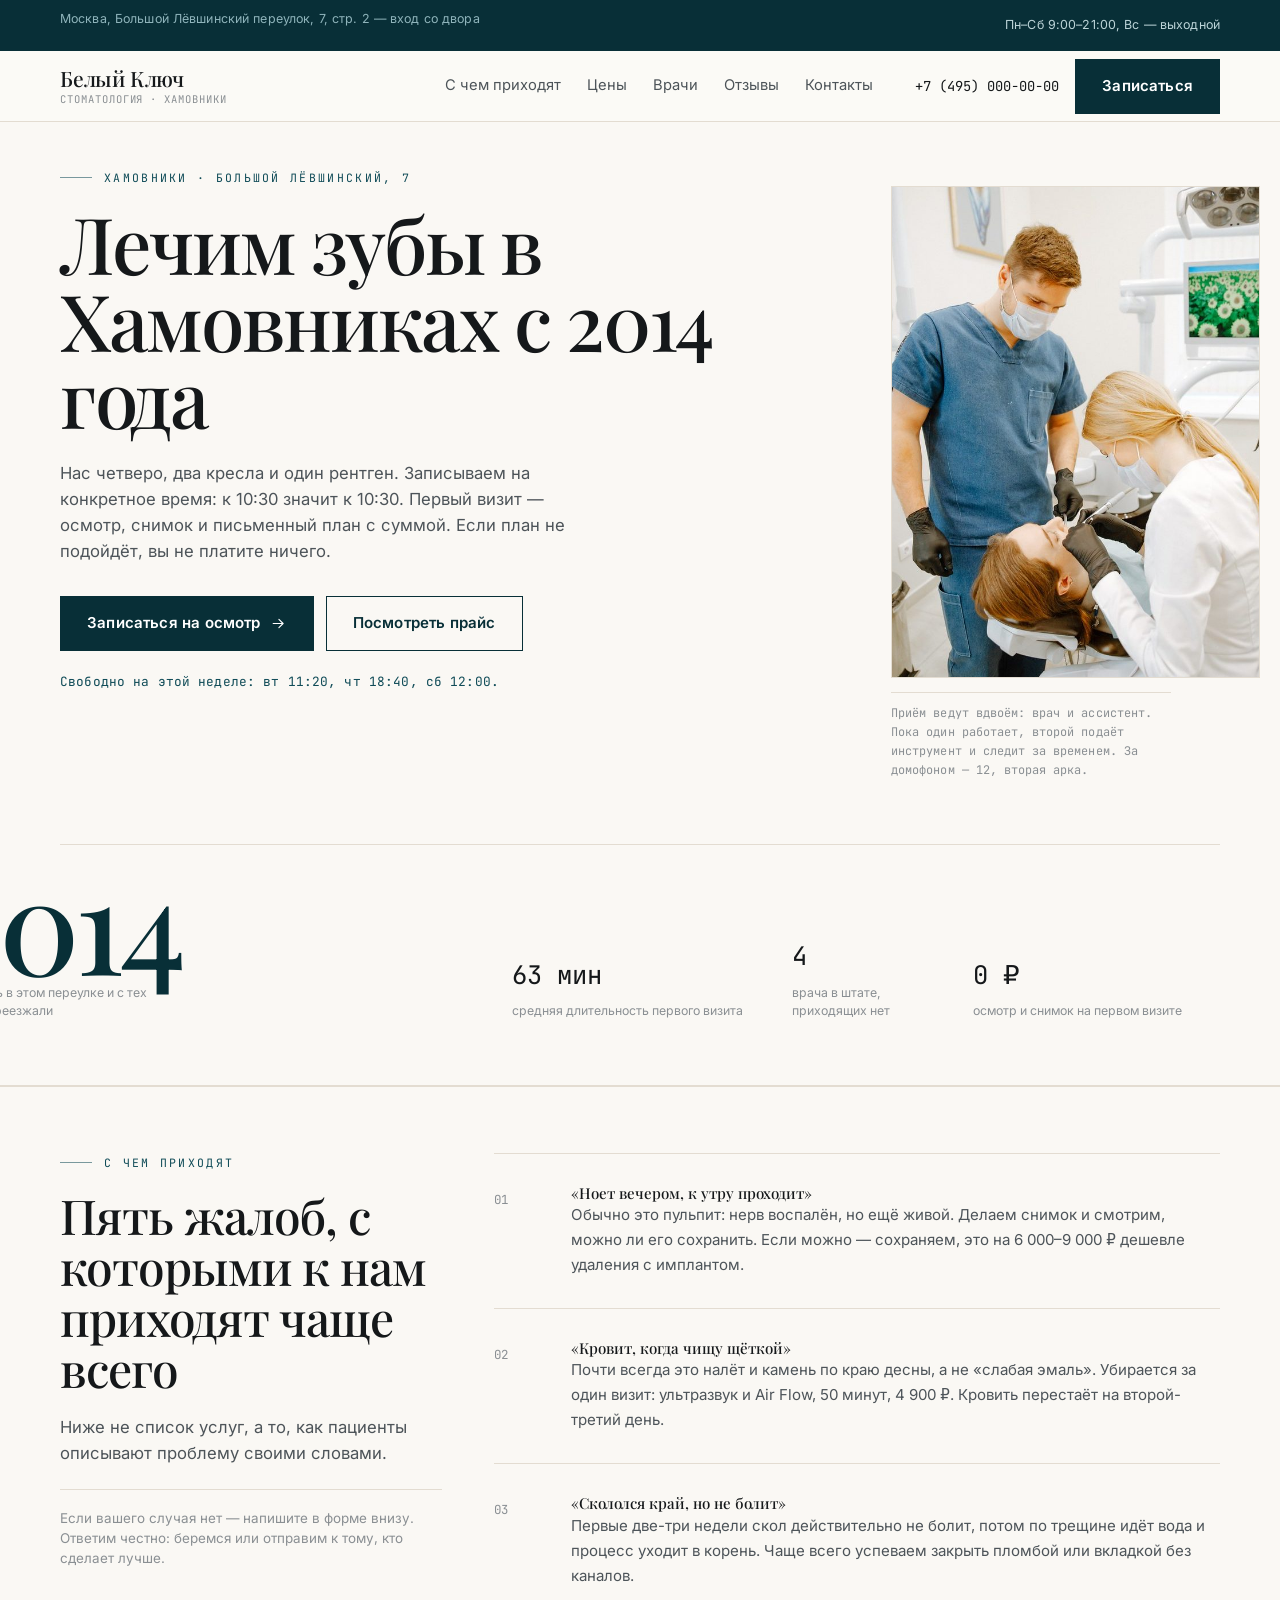
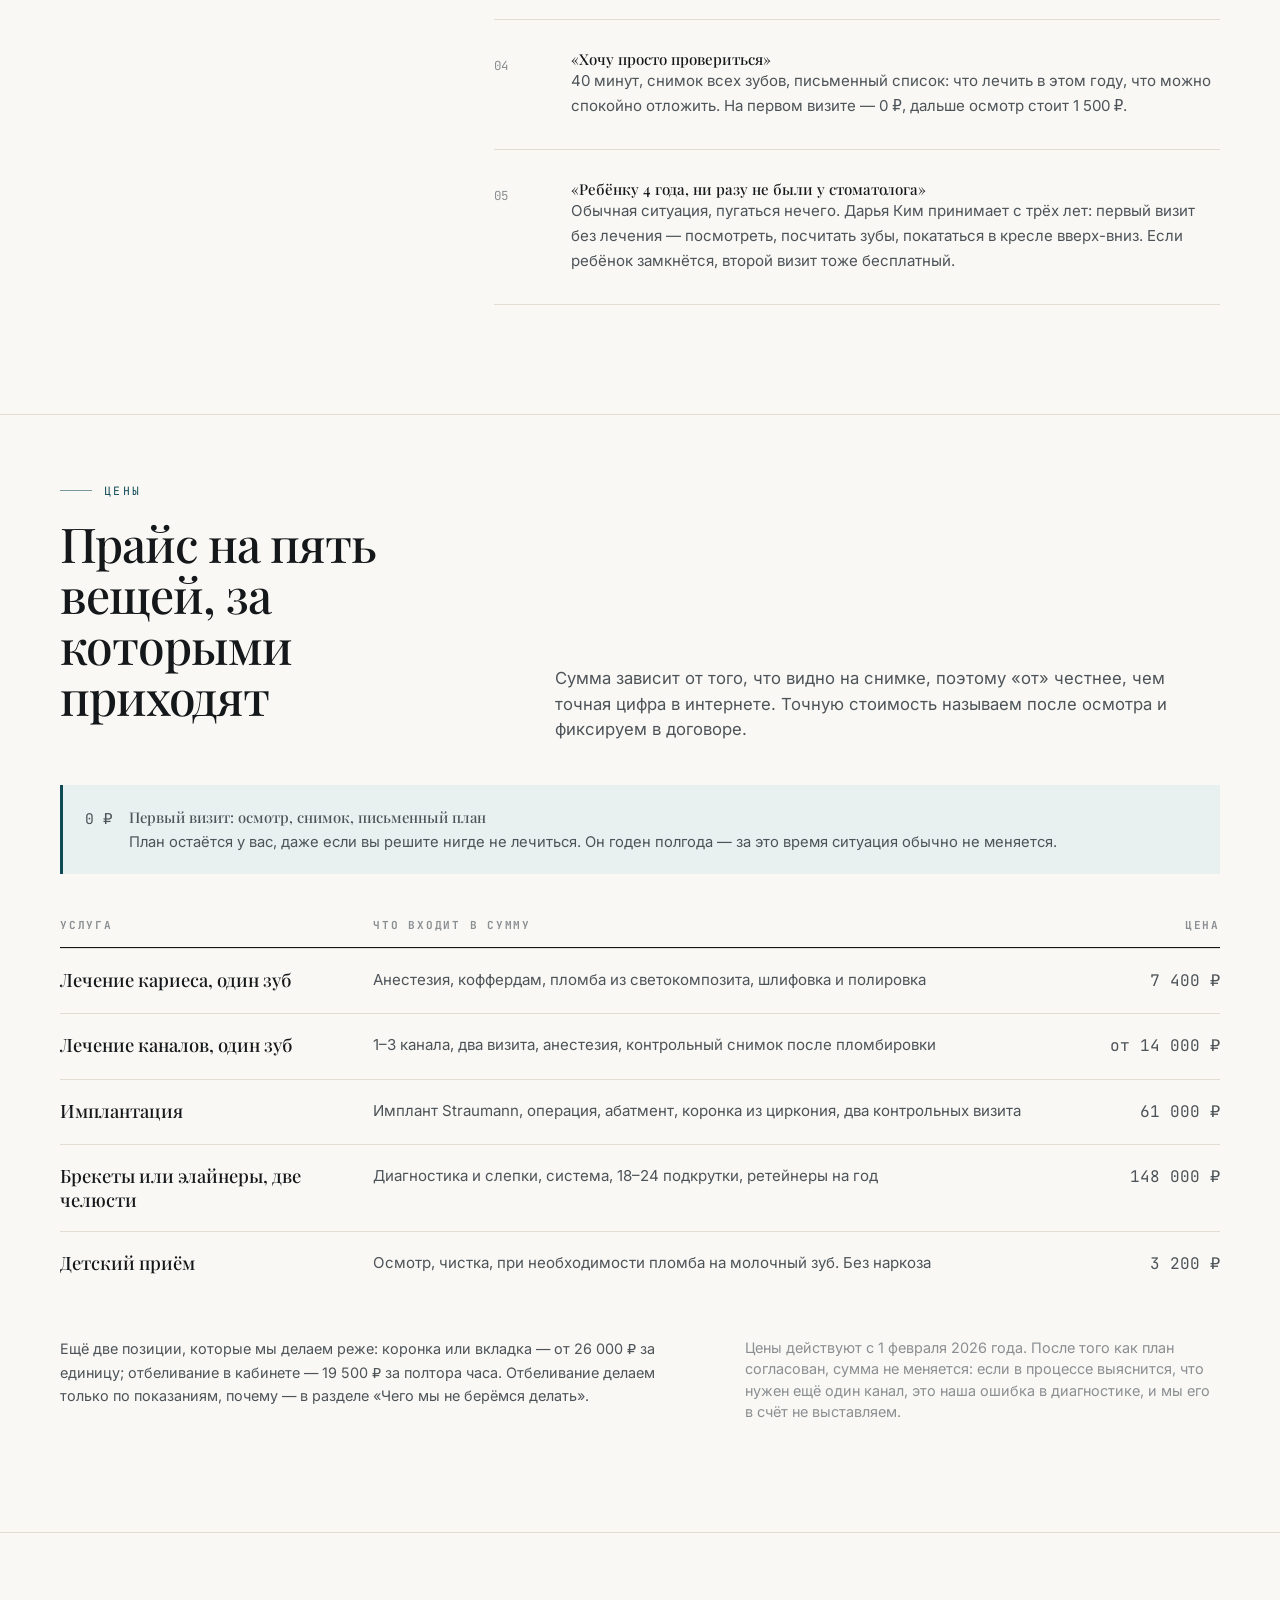
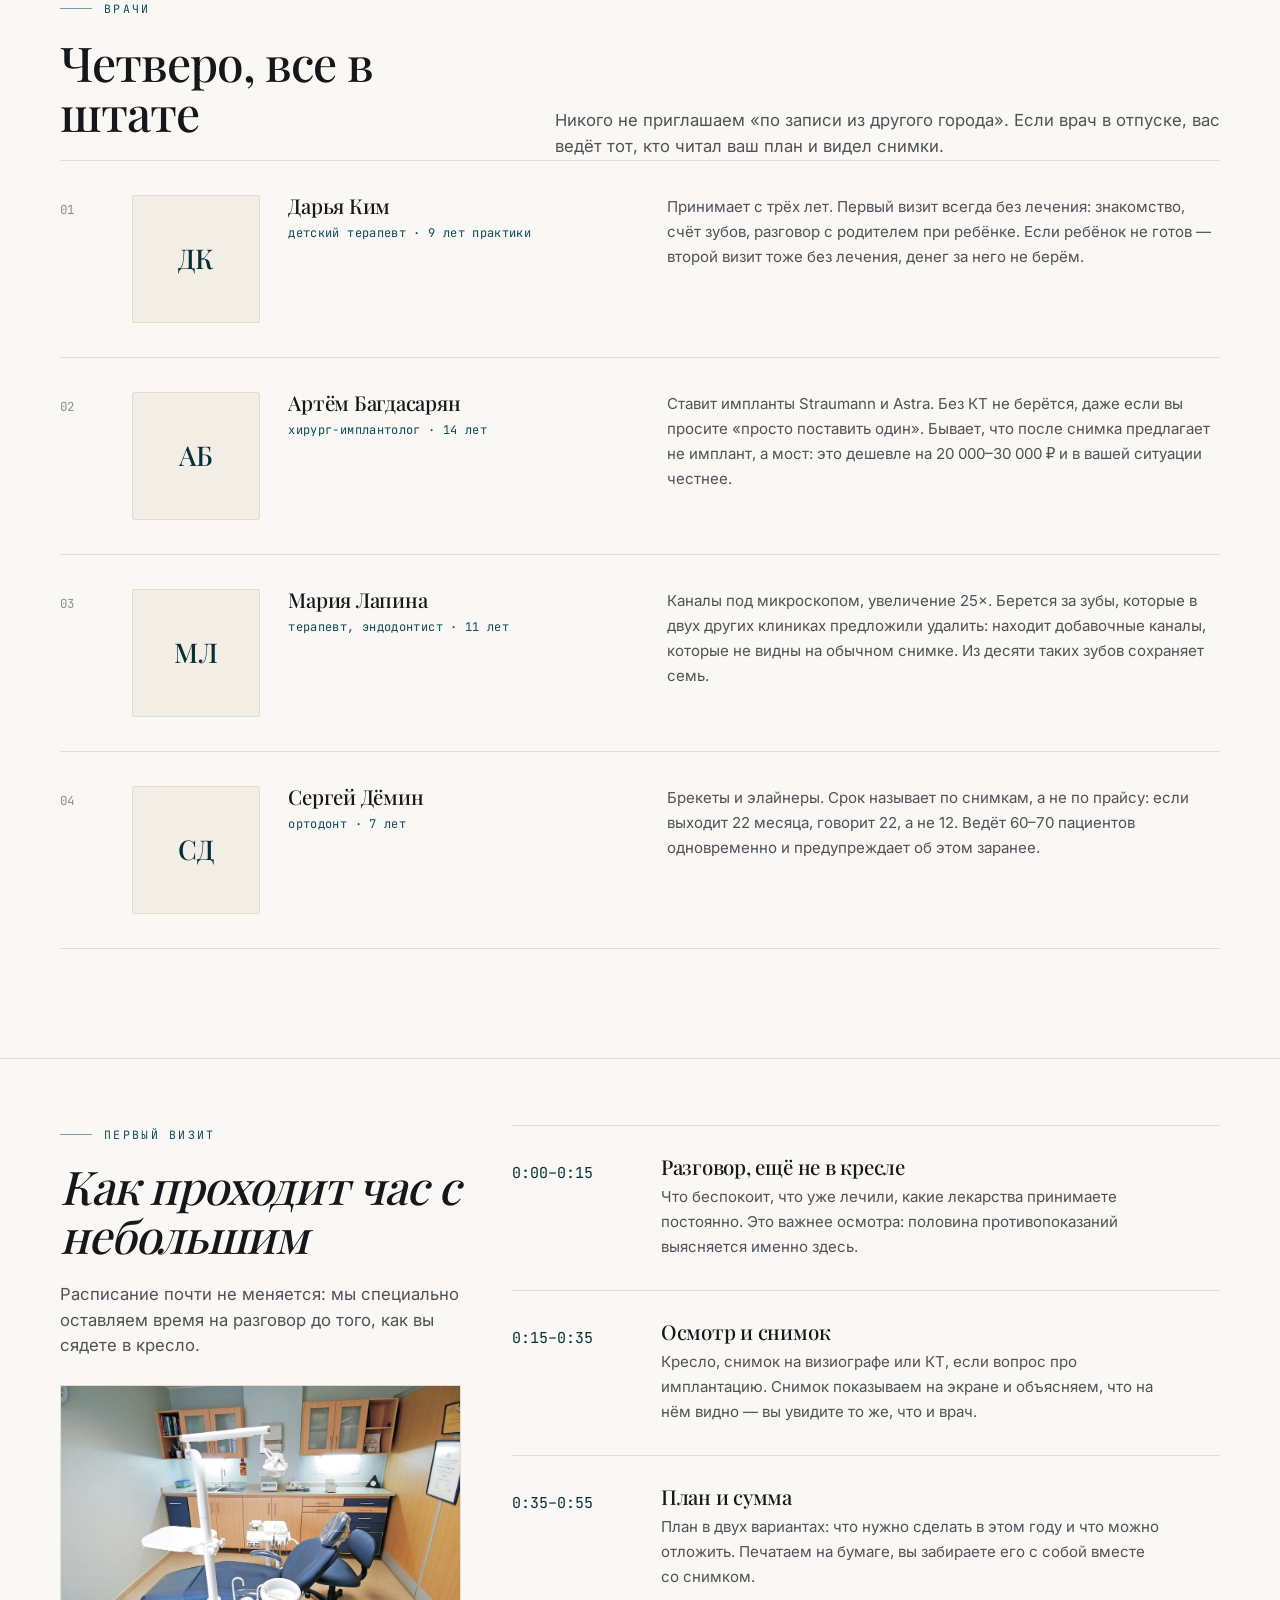
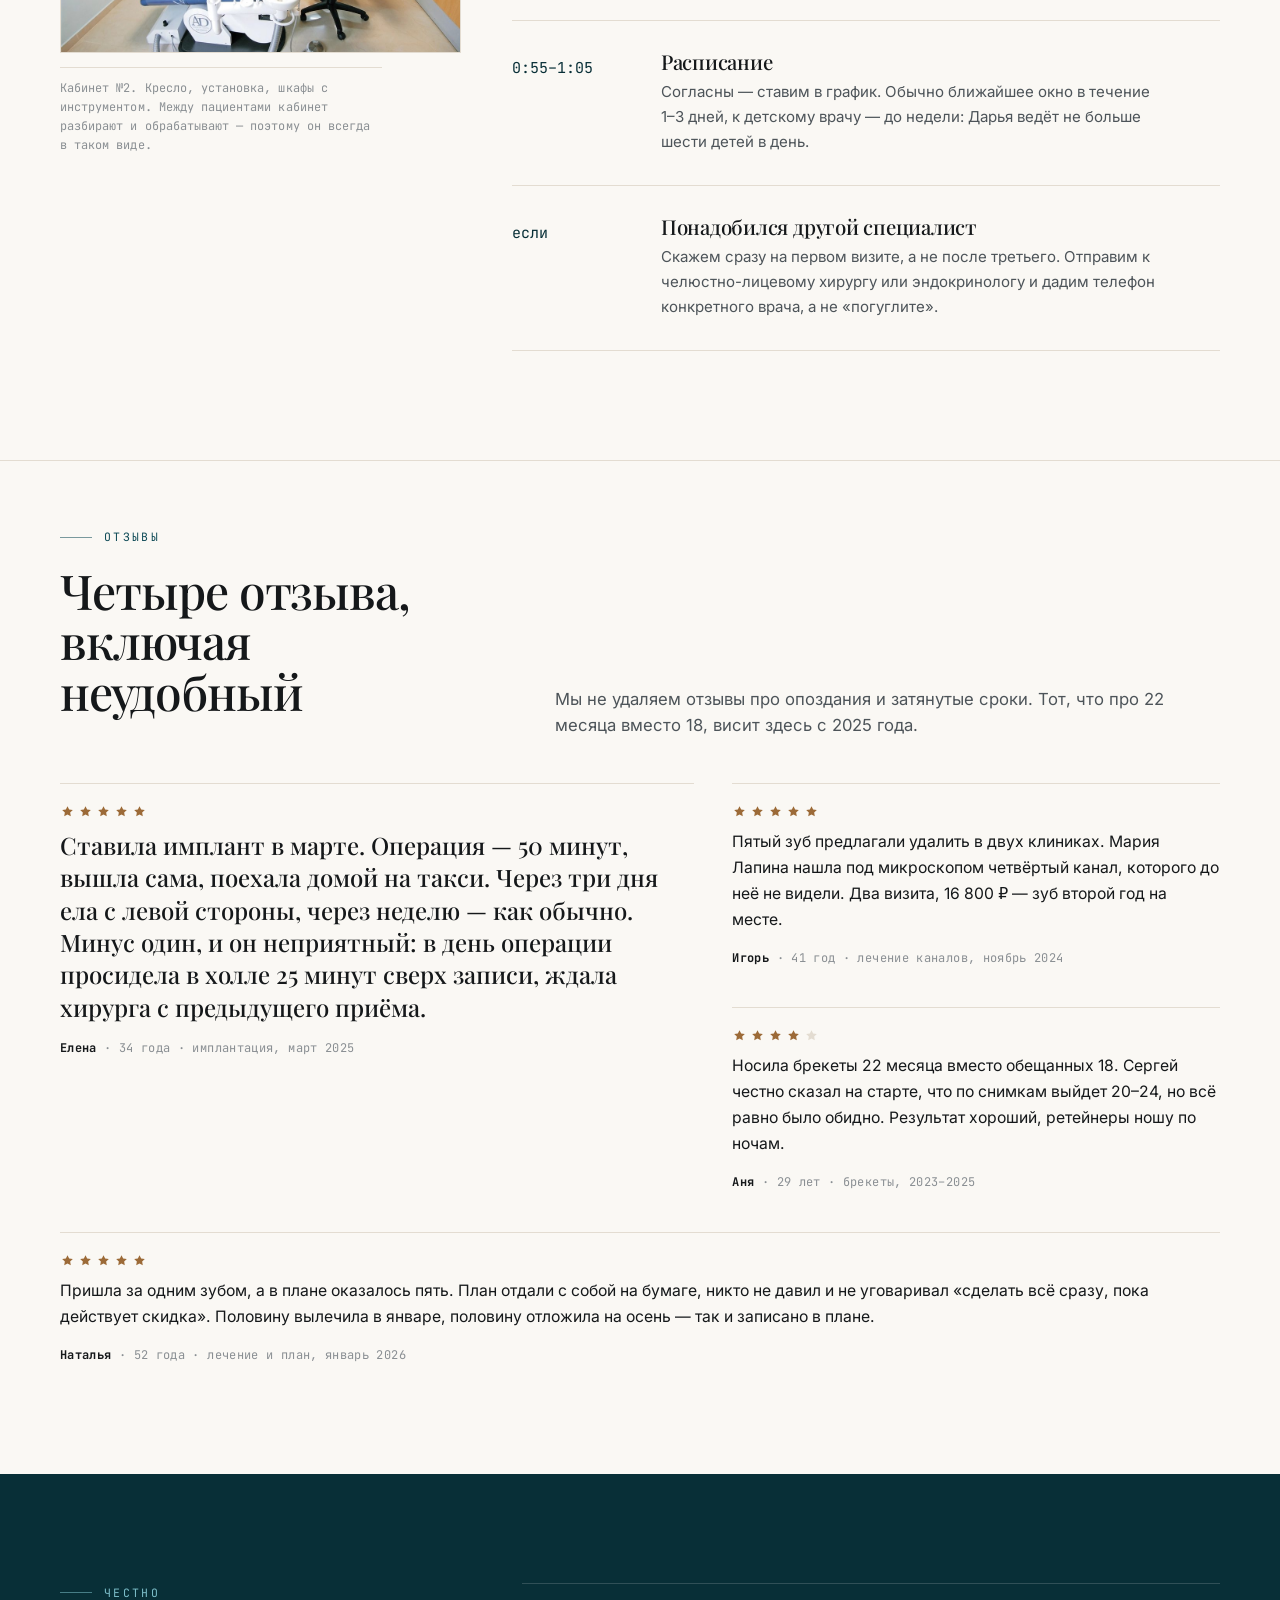
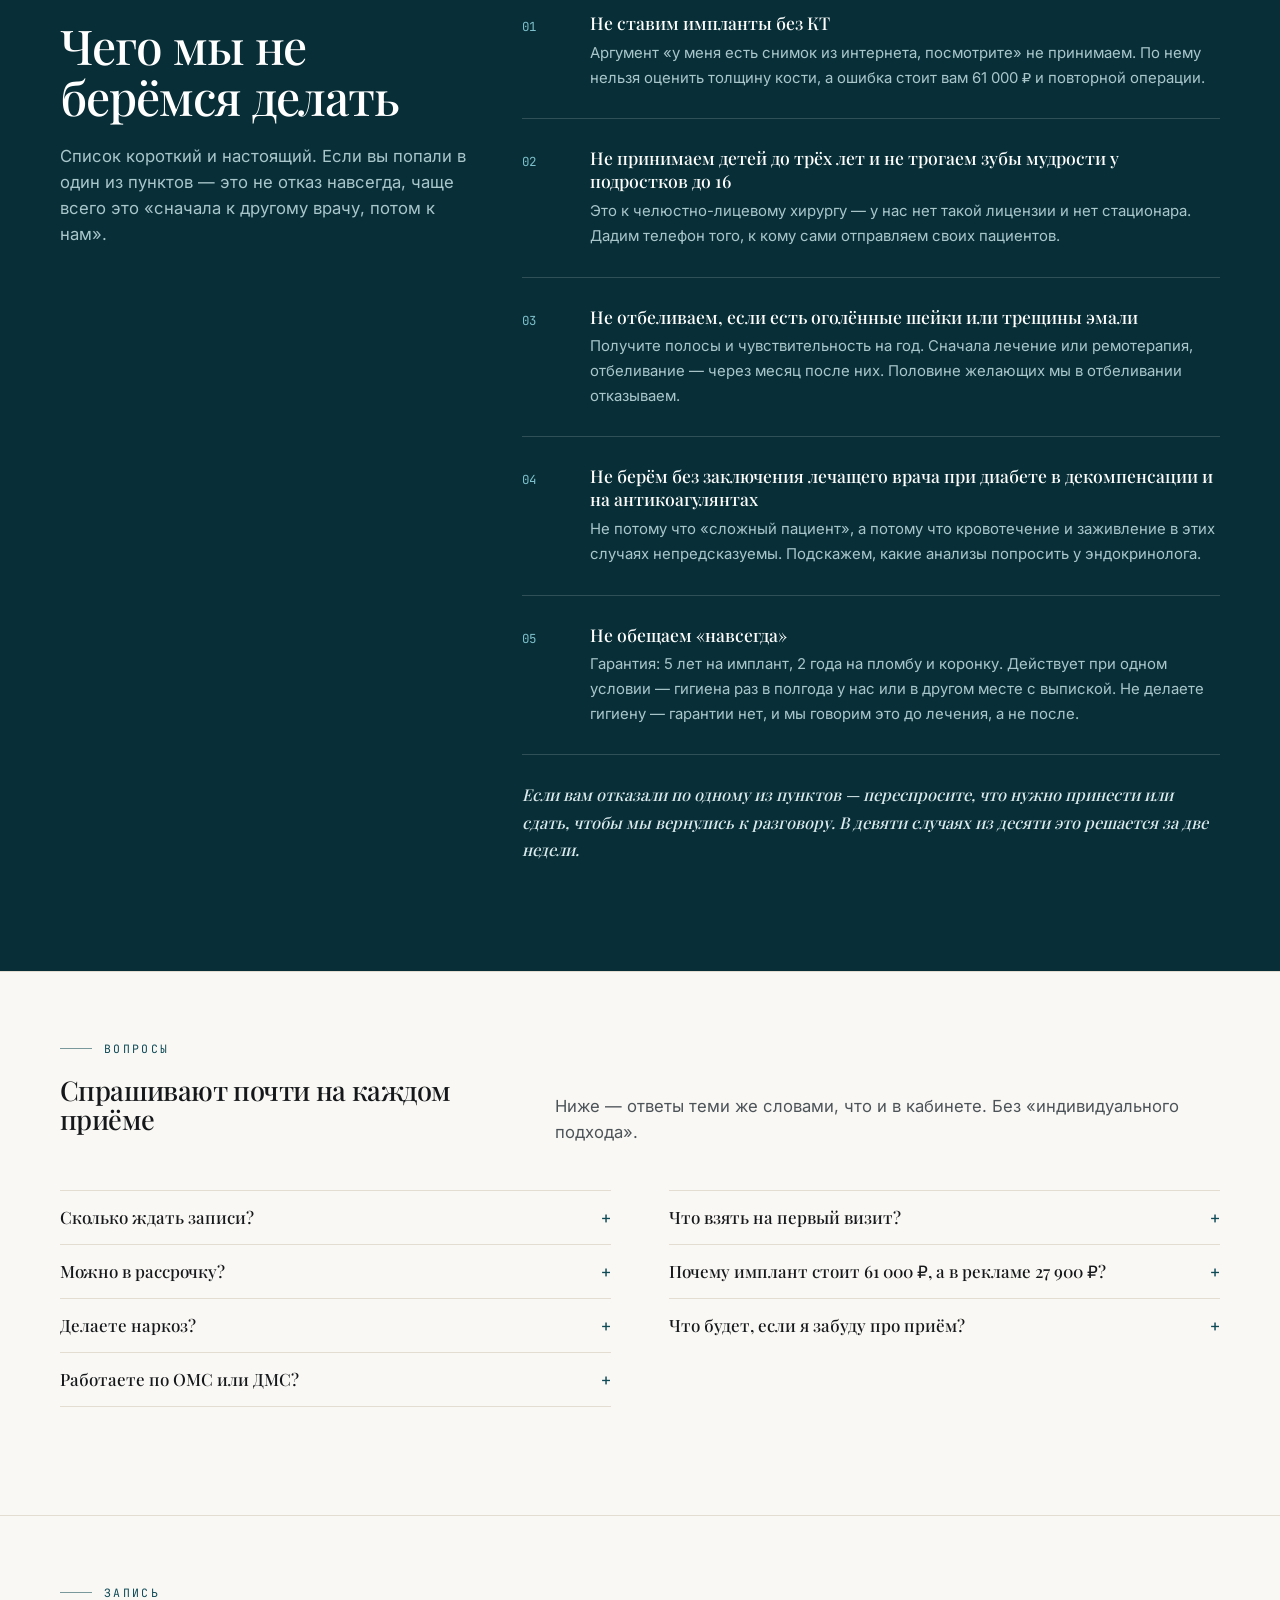
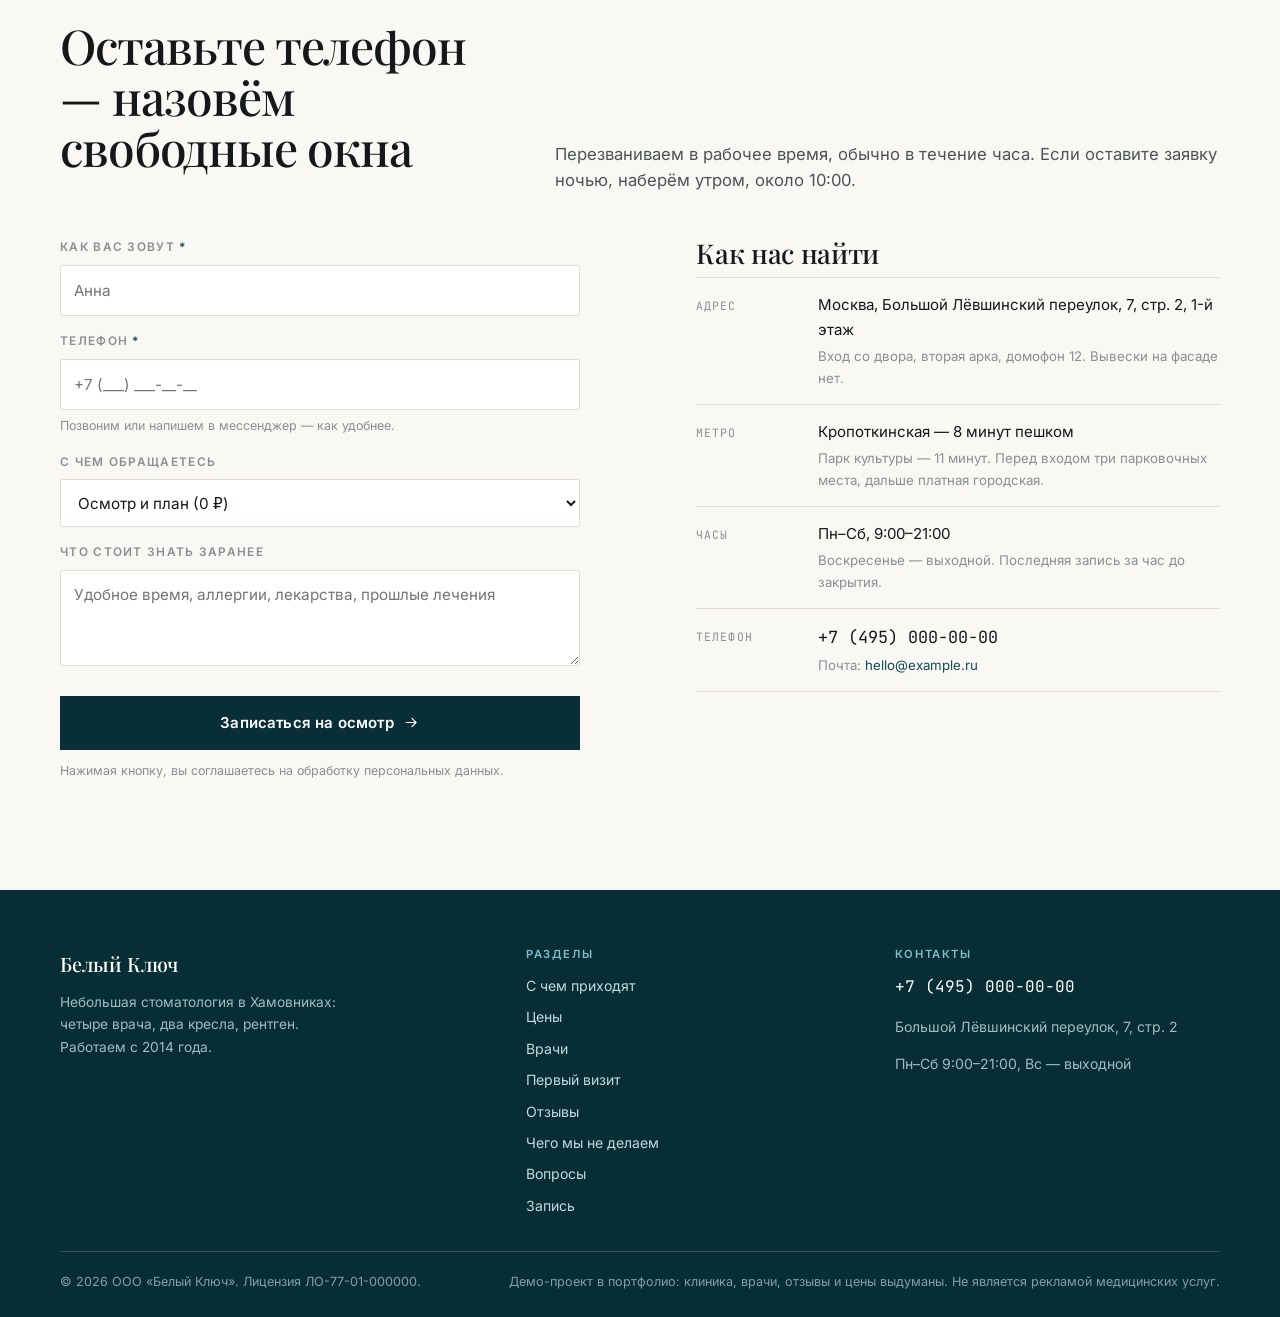
<file: demo-clinic/index.html>
<!DOCTYPE html>
<html lang="ru">
<head>
<meta charset="utf-8">
<meta name="viewport" content="width=device-width, initial-scale=1">
<link rel="icon" href="data:image/svg+xml,%3Csvg xmlns='http://www.w3.org/2000/svg' viewBox='0 0 32 32'%3E%3Crect width='32' height='32' rx='7' fill='%23125b68'/%3E%3Cpath d='9 21h14' stroke='%23fbfaf6' stroke-width='3' stroke-linecap='round'/%3E%3C/svg%3E">
<title>Белый Ключ — стоматология в Хамовниках, Большой Лёвшинский переулок</title>
<meta name="description" content="Небольшая стоматология в Хамовниках: четыре врача, два кресла, рентген. Первый визит — осмотр, снимок и письменный план с суммой. Цены на лечение кариеса, каналов, имплантацию и брекеты.">
<meta name="theme-color" content="#0a3b44">
<meta property="og:type" content="website">
<meta property="og:title" content="Белый Ключ — стоматология в Хамовниках">
<meta property="og:description" content="Четыре врача, свой хирург и ортодонт. Первый визит 63 минуты: осмотр, снимок, письменный план с суммой. Цены, врачи, отзывы.">
<!-- ЗАМЕНИТЬ: при публикации добавьте og:url и og:image со своим доменом и фото клиники -->

<style>
@font-face{font-family:"Inter";font-style:normal;font-weight:400;font-display:swap;src:url("../fonts/Inter-400-cyrillic.woff2") format("woff2");unicode-range:U+0301, U+0400-045F, U+0490-0491, U+04B0-04B1, U+2116;}
@font-face{font-family:"Inter";font-style:normal;font-weight:400;font-display:swap;src:url("../fonts/Inter-400-latin.woff2") format("woff2");unicode-range:U+0000-00FF, U+0131, U+0152-0153, U+02BB-02BC, U+02C6, U+02DA, U+02DC, U+0304, U+0308, U+0329, U+2000-206F, U+20AC, U+2122, U+2191, U+2193, U+2212, U+2215, U+FEFF, U+FFFD;}
@font-face{font-family:"Inter";font-style:normal;font-weight:600;font-display:swap;src:url("../fonts/Inter-600-cyrillic.woff2") format("woff2");unicode-range:U+0301, U+0400-045F, U+0490-0491, U+04B0-04B1, U+2116;}
@font-face{font-family:"Inter";font-style:normal;font-weight:600;font-display:swap;src:url("../fonts/Inter-600-latin.woff2") format("woff2");unicode-range:U+0000-00FF, U+0131, U+0152-0153, U+02BB-02BC, U+02C6, U+02DA, U+02DC, U+0304, U+0308, U+0329, U+2000-206F, U+20AC, U+2122, U+2191, U+2193, U+2212, U+2215, U+FEFF, U+FFFD;}
@font-face{font-family:"Playfair Display";font-style:normal;font-weight:500;font-display:swap;src:url("../fonts/PlayfairDisplay-500-cyrillic.woff2") format("woff2");unicode-range:U+0301, U+0400-045F, U+0490-0491, U+04B0-04B1, U+2116;}
@font-face{font-family:"Playfair Display";font-style:normal;font-weight:500;font-display:swap;src:url("../fonts/PlayfairDisplay-500-latin.woff2") format("woff2");unicode-range:U+0000-00FF, U+0131, U+0152-0153, U+02BB-02BC, U+02C6, U+02DA, U+02DC, U+0304, U+0308, U+0329, U+2000-206F, U+20AC, U+2122, U+2191, U+2193, U+2212, U+2215, U+FEFF, U+FFFD;}
@font-face{font-family:"Playfair Display";font-style:normal;font-weight:700;font-display:swap;src:url("../fonts/PlayfairDisplay-700-cyrillic.woff2") format("woff2");unicode-range:U+0301, U+0400-045F, U+0490-0491, U+04B0-04B1, U+2116;}
@font-face{font-family:"Playfair Display";font-style:normal;font-weight:700;font-display:swap;src:url("../fonts/PlayfairDisplay-700-latin.woff2") format("woff2");unicode-range:U+0000-00FF, U+0131, U+0152-0153, U+02BB-02BC, U+02C6, U+02DA, U+02DC, U+0304, U+0308, U+0329, U+2000-206F, U+20AC, U+2122, U+2191, U+2193, U+2212, U+2215, U+FEFF, U+FFFD;}
@font-face{font-family:"Oswald";font-style:normal;font-weight:500;font-display:swap;src:url("../fonts/Oswald-500-cyrillic.woff2") format("woff2");unicode-range:U+0301, U+0400-045F, U+0490-0491, U+04B0-04B1, U+2116;}
@font-face{font-family:"Oswald";font-style:normal;font-weight:500;font-display:swap;src:url("../fonts/Oswald-500-latin.woff2") format("woff2");unicode-range:U+0000-00FF, U+0131, U+0152-0153, U+02BB-02BC, U+02C6, U+02DA, U+02DC, U+0304, U+0308, U+0329, U+2000-206F, U+20AC, U+2122, U+2191, U+2193, U+2212, U+2215, U+FEFF, U+FFFD;}
@font-face{font-family:"Oswald";font-style:normal;font-weight:600;font-display:swap;src:url("../fonts/Oswald-600-cyrillic.woff2") format("woff2");unicode-range:U+0301, U+0400-045F, U+0490-0491, U+04B0-04B1, U+2116;}
@font-face{font-family:"Oswald";font-style:normal;font-weight:600;font-display:swap;src:url("../fonts/Oswald-600-latin.woff2") format("woff2");unicode-range:U+0000-00FF, U+0131, U+0152-0153, U+02BB-02BC, U+02C6, U+02DA, U+02DC, U+0304, U+0308, U+0329, U+2000-206F, U+20AC, U+2122, U+2191, U+2193, U+2212, U+2215, U+FEFF, U+FFFD;}
@font-face{font-family:"JetBrains Mono";font-style:normal;font-weight:400;font-display:swap;src:url("../fonts/JetBrainsMono-400-cyrillic.woff2") format("woff2");unicode-range:U+0301, U+0400-045F, U+0490-0491, U+04B0-04B1, U+2116;}
@font-face{font-family:"JetBrains Mono";font-style:normal;font-weight:400;font-display:swap;src:url("../fonts/JetBrainsMono-400-latin.woff2") format("woff2");unicode-range:U+0000-00FF, U+0131, U+0152-0153, U+02BB-02BC, U+02C6, U+02DA, U+02DC, U+0304, U+0308, U+0329, U+2000-206F, U+20AC, U+2122, U+2191, U+2193, U+2212, U+2215, U+FEFF, U+FFFD;}
@font-face{font-family:"JetBrains Mono";font-style:normal;font-weight:700;font-display:swap;src:url("../fonts/JetBrainsMono-700-cyrillic.woff2") format("woff2");unicode-range:U+0301, U+0400-045F, U+0490-0491, U+04B0-04B1, U+2116;}
@font-face{font-family:"JetBrains Mono";font-style:normal;font-weight:700;font-display:swap;src:url("../fonts/JetBrainsMono-700-latin.woff2") format("woff2");unicode-range:U+0000-00FF, U+0131, U+0152-0153, U+02BB-02BC, U+02C6, U+02DA, U+02DC, U+0304, U+0308, U+0329, U+2000-206F, U+20AC, U+2122, U+2191, U+2193, U+2212, U+2215, U+FEFF, U+FFFD;}
@font-face{font-family:"Bitter";font-style:normal;font-weight:600;font-display:swap;src:url("../fonts/Bitter-600-cyrillic.woff2") format("woff2");unicode-range:U+0301, U+0400-045F, U+0490-0491, U+04B0-04B1, U+2116;}
@font-face{font-family:"Bitter";font-style:normal;font-weight:600;font-display:swap;src:url("../fonts/Bitter-600-latin.woff2") format("woff2");unicode-range:U+0000-00FF, U+0131, U+0152-0153, U+02BB-02BC, U+02C6, U+02DA, U+02DC, U+0304, U+0308, U+0329, U+2000-206F, U+20AC, U+2122, U+2191, U+2193, U+2212, U+2215, U+FEFF, U+FFFD;}
@font-face{font-family:"Bitter";font-style:normal;font-weight:700;font-display:swap;src:url("../fonts/Bitter-700-cyrillic.woff2") format("woff2");unicode-range:U+0301, U+0400-045F, U+0490-0491, U+04B0-04B1, U+2116;}
@font-face{font-family:"Bitter";font-style:normal;font-weight:700;font-display:swap;src:url("../fonts/Bitter-700-latin.woff2") format("woff2");unicode-range:U+0000-00FF, U+0131, U+0152-0153, U+02BB-02BC, U+02C6, U+02DA, U+02DC, U+0304, U+0308, U+0329, U+2000-206F, U+20AC, U+2122, U+2191, U+2193, U+2212, U+2215, U+FEFF, U+FFFD;}

/* ==========================================================================
   «Белый Ключ» — демо-лендинг частной стоматологии в Хамовниках.
   Вёрстка сознательно «печатная», а не SaaS: острые углы, волосяные линии
   вместо теней, серифные заголовки, асимметричные сетки, крупные пустоты.
   Внешних запросов нет: системные шрифты, графика на CSS и инлайновом SVG.
   ========================================================================== */

:root{
  /* Бумага и чернила */
  --paper:#fbfaf6;
  --paper-2:#f1eee7;
  --white:#ffffff;
  --ink:#191b1d;
  --ink-2:#575d62;
  --ink-3:#8b9095;
  --rule:#ded8ce;
  --rule-2:#ebe7de;

  /* Медицинский teal, приглушённый */
  --teal:#125b68;
  --teal-d:#0a3b44;
  --teal-l:#e7f0f1;
  --warm:#9c6a37;

  /* Шрифты: только системные */
  --serif:Georgia,"Times New Roman","PT Serif",serif;
  --sans:"Segoe UI",system-ui,-apple-system,sans-serif;
  --mono:ui-monospace,"Cascadia Mono",Consolas,"Liberation Mono",monospace;

  --container:1180px;
  --pad:clamp(18px,4vw,32px);
  --header-h:66px;
  --sect:clamp(58px,7.5vw,108px);
}

*,*::before,*::after{box-sizing:border-box}

html{
  scroll-behavior:smooth;
  scroll-padding-top:calc(var(--header-h) + 16px);
  -webkit-text-size-adjust:100%;
}

body{
  margin:0;
  background:var(--paper);
  color:var(--ink-2);
  font-family:var(--sans);
  font-size:clamp(15.5px,1.02vw,16.5px);
  line-height:1.62;
  -webkit-font-smoothing:antialiased;
}

h1,h2,h3,h4{
  font-family:var(--serif);
  font-weight:400;
  color:var(--ink);
  line-height:1.12;
  letter-spacing:-.012em;
  margin:0 0 .45em;
}
h1{font-size:clamp(2.1rem,5.2vw,3.8rem);line-height:1.03;letter-spacing:-.025em}
h2{font-size:clamp(1.55rem,3.2vw,2.4rem)}
h3{font-size:clamp(1.02rem,1.5vw,1.18rem);margin-bottom:.3em}

p{margin:0 0 1em}
p:last-child{margin-bottom:0}
a{color:var(--teal);text-decoration-thickness:1px;text-underline-offset:3px}
img{max-width:100%;display:block}
ul,ol{margin:0;padding:0;list-style:none}
button,input,select,textarea{font:inherit;color:inherit}
blockquote{margin:0}
figure{margin:0}
table{border-collapse:collapse}

:focus-visible{outline:2px solid var(--teal);outline-offset:3px}

.sr-only{
  position:absolute;width:1px;height:1px;
  padding:0;margin:-1px;overflow:hidden;
  clip-path:inset(50%);white-space:nowrap;border:0;
}

.wrap{
  width:100%;
  max-width:var(--container);
  margin-inline:auto;
  padding-inline:var(--pad);
}

.sect{padding-block:var(--sect)}
.sect--rule{border-top:1px solid var(--rule)}

.eyebrow{
  font-family:var(--sans);
  font-size:.7rem;
  font-weight:600;
  letter-spacing:.16em;
  text-transform:uppercase;
  color:var(--teal);
  margin:0 0 14px;
}
.lead{font-size:clamp(1rem,1.2vw,1.1rem);color:var(--ink-2)}
.small{font-size:.84rem;color:var(--ink-3);line-height:1.5}

/* Заголовки намеренно разного размера и ритма */
.t-xl{font-size:clamp(1.9rem,4.2vw,3rem)}
.t-sm{font-size:clamp(1.3rem,2.2vw,1.7rem)}
.t-i{font-style:italic}
.indent{margin-left:clamp(0px,7vw,110px)}

/* ---------- Кнопки: прямоугольные, без теней ---------- */
.btn{
  display:inline-flex;
  align-items:center;
  justify-content:center;
  gap:9px;
  min-height:48px;
  padding:12px 22px;
  border:1px solid var(--teal-d);
  border-radius:2px;
  background:transparent;
  color:var(--teal-d);
  font-size:.94rem;
  font-weight:600;
  letter-spacing:.005em;
  text-decoration:none;
  cursor:pointer;
  transition:background-color .16s ease,color .16s ease,border-color .16s ease;
}
.btn--solid{background:var(--teal-d);color:#fff}
.btn--solid:hover{background:#062c33;border-color:#062c33}
.btn--ghost:hover{background:var(--teal-l)}
.btn--s{min-height:44px;padding:10px 17px;font-size:.9rem}
.btn--w{width:100%}
.btn__arw{width:17px;height:17px;flex:none}

/* ---------- SVG-спрайт ---------- */
.sprite{position:absolute;width:0;height:0;overflow:hidden}
.ico{width:18px;height:18px;flex:none;display:block}

/* ==========================================================================
   Верхняя строка и шапка
   ========================================================================== */
.topbar{
  background:var(--teal-d);
  color:#bcd4d8;
  font-size:.78rem;
  letter-spacing:.01em;
}
.topbar__row{
  display:flex;
  align-items:center;
  justify-content:space-between;
  gap:18px;
  padding-block:9px;
}
.topbar__set{display:flex;align-items:center;gap:22px;flex-wrap:wrap}
.topbar a{color:#e4f0f2;text-decoration:none}
.topbar a:hover{text-decoration:underline}
.topbar__addr{color:#8fb4bb}

.site-header{
  position:sticky;
  top:0;
  z-index:60;
  background:rgba(251,250,246,.94);
  backdrop-filter:saturate(140%) blur(9px);
  border-bottom:1px solid var(--rule);
}
.header__row{
  display:flex;
  align-items:center;
  gap:clamp(14px,2.4vw,34px);
  min-height:var(--header-h);
}
.brand{
  display:block;
  margin-right:auto;
  text-decoration:none;
  line-height:1.1;
}
.brand__name{
  display:block;
  font-family:var(--serif);
  font-size:1.32rem;
  color:var(--ink);
  letter-spacing:-.01em;
}
.brand__sub{
  display:block;
  font-family:var(--mono);
  font-size:.66rem;
  letter-spacing:.09em;
  text-transform:uppercase;
  color:var(--ink-3);
  margin-top:3px;
}

.nav__list{display:flex;gap:4px}
.nav__link{
  display:block;
  padding:9px 11px;
  color:var(--ink-2);
  font-size:.92rem;
  text-decoration:none;
  border-bottom:1px solid transparent;
}
.nav__link:hover{color:var(--teal-d);border-bottom-color:var(--teal)}
.nav__cta{display:none}

.header__side{display:flex;align-items:center;gap:16px}
.header__phone{
  font-family:var(--mono);
  font-size:.86rem;
  color:var(--ink);
  text-decoration:none;
  white-space:nowrap;
}
.header__phone:hover{color:var(--teal)}

.burger{
  display:none;
  align-items:center;
  justify-content:center;
  width:46px;height:46px;
  border:1px solid var(--rule);
  border-radius:2px;
  background:var(--white);
  color:var(--ink);
  cursor:pointer;
}
.burger__b{position:relative;width:20px;height:2px;background:currentColor}
.burger__b::before,
.burger__b::after{
  content:"";position:absolute;left:0;
  width:20px;height:2px;background:currentColor;
  transition:transform .18s ease,top .18s ease;
}
.burger__b::before{top:-6px}
.burger__b::after{top:6px}
.site-header.is-open .burger__b{background:transparent}
.site-header.is-open .burger__b::before{top:0;transform:rotate(45deg)}
.site-header.is-open .burger__b::after{top:0;transform:rotate(-45deg)}

/* ==========================================================================
   Первый экран: 1.55fr / 1, крупная цифра выходит за контейнер
   ========================================================================== */
.intro{
  overflow:hidden;
  padding-block:clamp(38px,5.5vw,80px) clamp(34px,5vw,72px);
  border-bottom:1px solid var(--rule);
}
.intro__grid{
  display:grid;
  grid-template-columns:1.55fr 1fr;
  gap:clamp(28px,4.5vw,64px);
  align-items:start;
}
.intro h1{max-width:15ch;margin-bottom:.4em}
.intro__lead{max-width:46ch;margin-bottom:1.7em}
.intro__acts{display:flex;flex-wrap:wrap;gap:12px}
.intro__when{
  margin-top:20px;
  font-family:var(--mono);
  font-size:.8rem;
  color:var(--teal);
  letter-spacing:.01em;
}

.ledger{
  display:grid;
  grid-template-columns:1.5fr 1fr .7fr 1fr;
  gap:clamp(16px,2.6vw,40px);
  align-items:end;
  margin-top:clamp(36px,5vw,66px);
  padding-top:26px;
  border-top:1px solid var(--rule);
}
.ledger__year{
  font-family:var(--serif);
  font-size:clamp(3.2rem,9.5vw,6.4rem);
  line-height:.82;
  letter-spacing:-.035em;
  color:var(--teal-d);
  margin:0 0 10px;
}
.ledger__item--year{transform:translateX(clamp(-140px,-8vw,0px))}
.ledger__num{
  font-family:var(--mono);
  font-size:clamp(1.1rem,1.9vw,1.45rem);
  color:var(--ink);
  margin:0 0 6px;
}
.ledger__cap{margin:0;font-size:.79rem;line-height:1.42;color:var(--ink-3);max-width:29ch}

/* ---------- Заглушка вместо фото: кропмарки + номер ---------- */
.ph__frame{
  position:relative;
  display:grid;
  place-items:center;
  background:var(--paper-2);
  border:1px solid var(--rule);
  overflow:hidden;
}
.ph__frame--45{aspect-ratio:4/5}
.ph__frame--11{aspect-ratio:1}
.ph__frame--32{aspect-ratio:3/2}
.ph__frame--169{aspect-ratio:16/9}
.ph__frame img{width:100%;height:100%;object-fit:cover}
.ph__frame::before{
  content:"";
  position:absolute;
  inset:11px;
  pointer-events:none;
  opacity:.5;
  background-repeat:no-repeat;
  background-size:14px 1px,1px 14px,14px 1px,1px 14px,14px 1px,1px 14px,14px 1px,1px 14px;
  background-position:left top,left top,right top,right top,left bottom,left bottom,right bottom,right bottom;
  background-image:
    linear-gradient(var(--teal-d),var(--teal-d)),linear-gradient(var(--teal-d),var(--teal-d)),
    linear-gradient(var(--teal-d),var(--teal-d)),linear-gradient(var(--teal-d),var(--teal-d)),
    linear-gradient(var(--teal-d),var(--teal-d)),linear-gradient(var(--teal-d),var(--teal-d)),
    linear-gradient(var(--teal-d),var(--teal-d)),linear-gradient(var(--teal-d),var(--teal-d));
}
.ph__num{
  font-family:var(--mono);
  font-size:clamp(1.4rem,3.4vw,2.2rem);
  letter-spacing:.16em;
  color:var(--teal);
}
.ph__cap{
  margin-top:10px;
  font-size:.81rem;
  line-height:1.5;
  color:var(--ink-3);
  max-width:42ch;
}

/* ==========================================================================
   С чем приходят
   ========================================================================== */
.why{
  display:grid;
  grid-template-columns:1fr 1.9fr;
  gap:clamp(26px,4vw,72px);
  align-items:start;
}
.why__side{position:sticky;top:calc(var(--header-h) + 26px)}
.why__note{
  margin-top:22px;
  padding-top:18px;
  border-top:1px solid var(--rule);
}
.why__list{counter-reset:none}
.why__row{
  display:grid;
  grid-template-columns:52px 1fr;
  gap:clamp(14px,2vw,26px);
  padding-block:clamp(20px,2.6vw,30px);
  border-top:1px solid var(--rule);
}
.why__row:last-child{border-bottom:1px solid var(--rule)}
.why__idx{
  font-family:var(--mono);
  font-size:.78rem;
  color:var(--ink-3);
  padding-top:6px;
  letter-spacing:.06em;
}
.why__says{
  font-family:var(--serif);
  font-size:clamp(1.06rem,1.7vw,1.3rem);
  color:var(--ink);
  margin:0 0 .45em;
  line-height:1.3;
}
.why__row p{margin:0;font-size:.94rem}

/* ==========================================================================
   Прайс таблицей
   ========================================================================== */
.price-head{
  display:grid;
  grid-template-columns:1fr 1.5fr;
  gap:clamp(22px,4vw,64px);
  align-items:end;
}
.callout{
  display:flex;
  gap:16px;
  align-items:flex-start;
  margin-block:clamp(26px,3.6vw,42px);
  padding:20px 22px;
  background:var(--teal-l);
  border-left:3px solid var(--teal);
}
.callout__t{
  font-family:var(--serif);
  font-size:1.08rem;
  color:var(--ink);
  margin:0 0 4px;
}
.callout p{margin:0;font-size:.92rem;color:var(--ink-2)}
.callout__n{
  font-family:var(--mono);
  font-size:.95rem;
  color:var(--teal-d);
  white-space:nowrap;
  padding-top:2px;
}

.price{width:100%;font-size:.94rem}
.price thead th{
  text-align:left;
  font-family:var(--sans);
  font-size:.69rem;
  font-weight:600;
  letter-spacing:.14em;
  text-transform:uppercase;
  color:var(--ink-3);
  padding:0 18px 12px 0;
  border-bottom:1px solid var(--ink);
}
.price thead th:last-child{text-align:right;padding-right:0}
.price tbody tr{border-top:1px solid var(--rule)}
.price tbody th{
  width:27%;
  text-align:left;
  vertical-align:top;
  font-family:var(--serif);
  font-weight:400;
  font-size:1.05rem;
  line-height:1.3;
  color:var(--ink);
  padding:19px 18px 19px 0;
}
.price tbody td{
  vertical-align:top;
  padding:19px 18px 19px 0;
  color:var(--ink-2);
}
.price__val{
  width:15%;
  text-align:right;
  padding-right:0 !important;
  font-family:var(--mono);
  font-size:.97rem;
  color:var(--ink);
  white-space:nowrap;
}
.price-foot{
  display:grid;
  grid-template-columns:1.35fr 1fr;
  gap:clamp(20px,3.4vw,56px);
  margin-top:clamp(26px,3.4vw,40px);
}
.price-foot p{font-size:.9rem}

/* ==========================================================================
   Врачи — ростер, а не карточки
   ========================================================================== */
.roster__row{
  display:grid;
  grid-template-columns:44px 128px minmax(190px,.95fr) 1.5fr;
  grid-template-areas:"idx ph who text";
  gap:clamp(16px,2.2vw,34px);
  align-items:start;
  padding-block:clamp(22px,3vw,34px);
  border-top:1px solid var(--rule);
}
.roster__row:last-child{border-bottom:1px solid var(--rule)}
.roster__idx{
  grid-area:idx;
  font-family:var(--mono);
  font-size:.78rem;
  color:var(--ink-3);
  padding-top:5px;
}
.roster__ph{grid-area:ph}
/* Вместо портретов — монограммы: настоящие фото врачей под вымышленными
   именами ставить нельзя. Меняется на <img> в тот же слот, когда появится
   клиника с реальными людьми и их согласием. */
.roster__mono{
  grid-area:ph;
  aspect-ratio:1;
  display:grid;
  place-items:center;
  background:var(--teal-l);
  border:1px solid var(--rule);
  border-radius:2px;
}
.roster__mono span{
  font-family:var(--mono);
  font-size:clamp(1.05rem,2.1vw,1.45rem);
  letter-spacing:.08em;
  color:var(--teal-d);
}
.roster__who{grid-area:who}
.roster__text{
  grid-area:text;
  margin:0;
  font-size:.94rem;
}
.roster__role{
  font-family:var(--mono);
  font-size:.75rem;
  letter-spacing:.03em;
  color:var(--teal);
  margin:0;
}

/* ==========================================================================
   Первый визит: таймлайн
   ========================================================================== */
.visit{
  display:grid;
  grid-template-columns:.85fr 1.5fr;
  gap:clamp(26px,4vw,72px);
  align-items:start;
}
.visit__side{position:sticky;top:calc(var(--header-h) + 26px)}
.visit__side .ph{margin-top:26px}
.visit__step{
  display:grid;
  grid-template-columns:118px 1fr;
  gap:clamp(16px,2.4vw,32px);
  padding-block:clamp(20px,2.6vw,30px);
  border-top:1px solid var(--rule);
}
.visit__step:last-child{border-bottom:1px solid var(--rule)}
.visit__time{
  font-family:var(--mono);
  font-size:.82rem;
  color:var(--teal-d);
  padding-top:5px;
  white-space:nowrap;
}
.visit__step p{margin:0;font-size:.94rem;max-width:56ch}

/* ==========================================================================
   Отзывы — мозаика
   ========================================================================== */
.reviews{
  display:grid;
  grid-template-columns:1.3fr 1fr;
  gap:clamp(20px,3vw,44px);
}
.rv{
  border-top:1px solid var(--rule);
  padding-top:20px;
}
.rv--big{grid-row:span 2}
.rv--wide{grid-column:1 / -1}
.rv__q{
  margin:0 0 16px;
  color:var(--ink);
  font-size:.98rem;
}
.rv--big .rv__q{
  font-family:var(--serif);
  font-size:clamp(1.15rem,2vw,1.5rem);
  line-height:1.35;
}
.rv__stars{display:flex;gap:3px;margin-bottom:10px;color:var(--warm)}
.rv__stars .ico{width:15px;height:15px}
.rv__off{color:var(--rule)}
.rv__by{
  font-family:var(--mono);
  font-size:.75rem;
  letter-spacing:.03em;
  color:var(--ink-3);
  margin:0;
}
.rv__by b{color:var(--ink);font-weight:600}

/* ==========================================================================
   Чего мы не берёмся делать — тёмный разворот
   ========================================================================== */
.nolist{background:var(--teal-d);color:#bfd6da}
.nolist h2,.nolist h3{color:#fff}
.nolist .eyebrow{color:#7dbfca}
.nolist__grid{
  display:grid;
  grid-template-columns:1fr 1.7fr;
  gap:clamp(26px,4vw,72px);
  align-items:start;
}
.nolist__grid .lead{color:#a9c6cb}
.nolist__row{
  display:grid;
  grid-template-columns:44px 1fr;
  gap:clamp(14px,2vw,24px);
  padding-block:clamp(20px,2.6vw,28px);
  border-top:1px solid rgba(255,255,255,.16);
}
.nolist__row:last-of-type{border-bottom:1px solid rgba(255,255,255,.16)}
.nolist__idx{
  font-family:var(--mono);
  font-size:.78rem;
  color:#7dbfca;
  padding-top:5px;
}
.nolist__row b{
  display:block;
  font-family:var(--serif);
  font-weight:400;
  font-size:1.1rem;
  color:#fff;
  margin-bottom:6px;
  line-height:1.3;
}
.nolist__row p{margin:0;font-size:.93rem;color:#a9c6cb}
.nolist__after{
  margin-top:26px;
  font-family:var(--serif);
  font-style:italic;
  font-size:1.02rem;
  color:#dcebee;
}

/* ==========================================================================
   Вопросы
   ========================================================================== */
.faq{
  display:grid;
  grid-template-columns:1fr 1fr;
  gap:0 clamp(28px,4.5vw,64px);
  align-content:start;
}
.faq details{border-top:1px solid var(--rule);padding:15px 0}
.faq details:last-of-type{border-bottom:1px solid var(--rule)}
.faq summary{
  display:flex;
  align-items:baseline;
  gap:16px;
  cursor:pointer;
  list-style:none;
  font-family:var(--serif);
  font-size:1.02rem;
  line-height:1.35;
  color:var(--ink);
}
.faq summary::-webkit-details-marker{display:none}
.faq summary::after{
  content:"+";
  margin-left:auto;
  font-family:var(--mono);
  font-size:1.05rem;
  color:var(--teal);
  line-height:1;
}
.faq details[open] summary::after{content:"−"}
.faq summary:hover{color:var(--teal)}
.faq__a{padding:12px 0 6px;font-size:.92rem}
.faq__a p{margin:0}

/* ==========================================================================
   Запись и контакты
   ========================================================================== */
.book{
  display:grid;
  grid-template-columns:1.05fr .95fr;
  gap:clamp(30px,4.5vw,72px);
  align-items:start;
}
.form{max-width:520px}
.field{margin-bottom:16px}
.field label{
  display:block;
  margin-bottom:7px;
  font-size:.74rem;
  font-weight:600;
  letter-spacing:.11em;
  text-transform:uppercase;
  color:var(--ink-3);
}
.field input,
.field select,
.field textarea{
  width:100%;
  min-height:48px;
  padding:12px 13px;
  background:var(--white);
  border:1px solid var(--rule);
  border-radius:2px;
  font-size:.95rem;
  color:var(--ink);
}
.field textarea{min-height:96px;resize:vertical;line-height:1.55}
.field input:focus,
.field select:focus,
.field textarea:focus{
  outline:none;
  border-color:var(--teal);
  box-shadow:0 0 0 3px rgba(18,91,104,.13);
}
.field__hint{display:block;margin-top:6px;font-size:.78rem;color:var(--ink-3)}
.req{color:var(--teal)}
.form__send{margin-top:22px}
.form__note{margin-top:12px;font-size:.78rem;color:var(--ink-3);line-height:1.5}
.form-status{
  margin-top:16px;
  padding:13px 15px;
  border-left:3px solid var(--teal);
  background:var(--teal-l);
  font-size:.9rem;
}
.form-status[hidden]{display:none}
.form-status--err{border-left-color:var(--warm);background:#f8f1e8}

.contacts__row{
  display:grid;
  grid-template-columns:100px 1fr;
  gap:clamp(12px,2vw,22px);
  padding-block:15px;
  border-top:1px solid var(--rule);
}
.contacts__row:last-of-type{border-bottom:1px solid var(--rule)}
.contacts__k{
  font-family:var(--mono);
  font-size:.72rem;
  letter-spacing:.09em;
  text-transform:uppercase;
  color:var(--ink-3);
  padding-top:3px;
}
.contacts__v{font-size:.94rem;color:var(--ink)}
.contacts__v a{text-decoration:none}
.contacts__v a:hover{text-decoration:underline}
.contacts__v small{display:block;color:var(--ink-3);font-size:.83rem;margin-top:2px}
.contacts__tel{
  font-family:var(--mono);
  font-size:1.05rem;
  color:var(--ink);
}

/* ==========================================================================
   Подвал
   ========================================================================== */
.site-footer{
  background:#082e35;
  color:#9fbcc1;
  padding-block:clamp(38px,4.5vw,60px) 24px;
  font-size:.88rem;
}
.footer__grid{
  display:grid;
  grid-template-columns:1.3fr 1fr 1fr;
  gap:clamp(24px,3.4vw,52px);
  align-items:start;
}
.footer__brand{
  font-family:var(--serif);
  font-size:1.24rem;
  color:#fff;
  text-decoration:none;
  display:block;
  margin-bottom:10px;
}
.footer__about{max-width:34ch;font-size:.86rem}
.site-footer h4{
  font-family:var(--sans);
  font-size:.7rem;
  font-weight:600;
  letter-spacing:.14em;
  text-transform:uppercase;
  color:#7dbfca;
  margin:0 0 14px;
}
.footer__links{display:grid;gap:8px}
.footer__links a{color:#c2d9dd;text-decoration:none}
.footer__links a:hover{color:#fff;text-decoration:underline}
.footer__tel{
  font-family:var(--mono);
  font-size:1rem;
  color:#fff;
  text-decoration:none;
}
.footer__bottom{
  margin-top:34px;
  padding-top:20px;
  border-top:1px solid rgba(255,255,255,.14);
  display:flex;
  flex-wrap:wrap;
  gap:8px 28px;
  justify-content:space-between;
  font-size:.79rem;
  color:#7fa0a6;
}
.footer__bottom p{margin:0}

/* ==========================================================================
   Появление секций
   ========================================================================== */
.reveal{opacity:0;transform:translateY(16px);transition:opacity .6s ease,transform .6s ease}
.reveal.is-visible{opacity:1;transform:none}

/* ==========================================================================
   Адаптив
   ========================================================================== */
@media (max-width:1024px){
  .nav,.header__side{display:none}
  .burger{display:inline-flex}
  .site-header.is-open .nav{
    display:block;
    position:absolute;
    left:0;right:0;top:100%;
    background:var(--paper);
    border-top:1px solid var(--rule);
    border-bottom:1px solid var(--rule);
    padding:8px var(--pad) 22px;
    max-height:calc(100vh - var(--header-h));
    overflow-y:auto;
  }
  .site-header.is-open .nav__list{flex-direction:column;gap:0}
  .site-header.is-open .nav__link{
    padding:14px 2px;
    font-size:1rem;
    border-bottom:1px solid var(--rule-2);
  }
  .site-header.is-open .nav__cta{
    display:grid;
    gap:12px;
    margin-top:18px;
  }
  .site-header.is-open .nav__cta .header__phone{font-size:.95rem;padding:4px 0}
}

@media (max-width:900px){
  .intro__grid{grid-template-columns:1fr}
  .intro__art{max-width:420px}
  .ledger{grid-template-columns:1fr 1fr;align-items:start;gap:26px 20px}
  .ledger__item--year{grid-column:1 / -1;transform:none}
  .why{grid-template-columns:1fr}
  .why__side{position:static}
  .price-head{grid-template-columns:1fr;align-items:start}
  .price-foot{grid-template-columns:1fr;gap:20px}
  .visit{grid-template-columns:1fr}
  .visit__side{position:static}
  .nolist__grid{grid-template-columns:1fr}
  .reviews{grid-template-columns:1fr}
  .rv--big{grid-row:auto}
  .rv--wide{grid-column:auto}
  .faq{grid-template-columns:1fr}
  .book{grid-template-columns:1fr}
  .footer__grid{grid-template-columns:1fr 1fr}
}

@media (max-width:760px){
  .topbar__addr{display:none}
  .roster__row{
    grid-template-columns:96px 1fr;
    grid-template-areas:
      "idx idx"
      "ph who"
      "text text";
    gap:16px 18px;
  }
  .roster__idx{padding-top:0}
  .visit__step{grid-template-columns:1fr;gap:8px}
  .visit__time{padding-top:0}
  .why__row,.nolist__row{grid-template-columns:36px 1fr}
}

@media (max-width:720px){
  .price thead{display:none}
  .price,.price tbody,.price tr,.price th,.price td{display:block;width:auto}
  .price tbody tr{border-top:1px solid var(--rule);padding:18px 0}
  .price tbody tr:last-child{border-bottom:1px solid var(--rule)}
  .price tbody th{padding:0 0 8px;font-size:1.08rem}
  .price tbody td{padding:0 0 10px}
  .price tbody td:last-child{padding-bottom:0}
  .price tbody td[data-l]::before{
    content:attr(data-l);
    display:block;
    font-family:var(--sans);
    font-size:.68rem;
    font-weight:600;
    letter-spacing:.13em;
    text-transform:uppercase;
    color:var(--ink-3);
    margin-bottom:3px;
  }
  .price__val{text-align:left;width:auto;white-space:normal}
}

@media (max-width:560px){
  .ledger{grid-template-columns:1fr}
  .ledger__item--year{grid-column:auto}
  .intro__acts .btn{width:100%}
  .contacts__row{grid-template-columns:1fr;gap:4px}
  .contacts__k{padding-top:0}
  .footer__grid{grid-template-columns:1fr;gap:26px}
  .intro__art{max-width:none}
}

@media (prefers-reduced-motion:reduce){
  html{scroll-behavior:auto}
  *,*::before,*::after{
    animation-duration:.001ms !important;
    animation-iteration-count:1 !important;
    transition-duration:.001ms !important;
  }
  .reveal{opacity:1;transform:none}
}

/* == ПОСТАНОВКА: переработка оформления (клиника) == */
:root{
  --paper:#faf8f4;
  --paper-2:#f2eee6;
  --ink:#15181a;
  --ink-2:#4d5459;
  --ink-3:#8a8f93;
  --rule:#e3dcd1;
  --rule-2:#efeae0;
  --teal:#0f4b57;
  --teal-d:#082f37;
  --teal-l:#e8f0f0;
  --warm:#9c6a37;
  --serif:'Playfair Display',Georgia,"Times New Roman",serif;
  --sans:'Inter',"Segoe UI",system-ui,-apple-system,sans-serif;
  --mono:'JetBrains Mono',ui-monospace,"Cascadia Mono",Consolas,monospace;
  --container:1240px;
  --pad:clamp(20px,4.4vw,40px);
  --header-h:70px;
  --sect:clamp(70px,8.5vw,138px);
}
body{font-size:clamp(16px,1.05vw,17.5px);line-height:1.66}
h1,h2,h3,h4{font-weight:500}
h1{font-size:clamp(2.5rem,6.6vw,4.9rem);line-height:.98;letter-spacing:-.03em}
h2{font-size:clamp(1.85rem,3.9vw,2.9rem);line-height:1.06;letter-spacing:-.022em}
h3{font-size:clamp(1.08rem,1.6vw,1.3rem)}
h1 b,h1 strong,h2 b,h2 strong{font-weight:700}
.eyebrow{display:flex;align-items:center;gap:12px;font-family:var(--mono);font-weight:400;font-size:.72rem;letter-spacing:.2em;margin-bottom:18px}
.eyebrow::before{content:"";width:32px;height:1px;background:currentColor;opacity:.55;flex:none}
.lead{font-size:clamp(1.04rem,1.3vw,1.2rem);line-height:1.56}
.intro{padding-top:clamp(26px,3.6vw,58px)}
.btn{border-radius:0;min-height:52px;padding:14px 26px;font-size:.94rem;letter-spacing:.012em}
.ledger__year{font-size:clamp(3.8rem,11vw,8.2rem);line-height:.78}
.ledger__num{font-size:clamp(1.2rem,2.1vw,1.6rem)}
.ledger__cap{font-size:.77rem;line-height:1.5}
.ph__frame:has(>img)::before{display:none}
.ph__cap{margin-top:14px;padding-top:11px;border-top:1px solid var(--rule);font-family:var(--mono);font-size:.745rem;line-height:1.6;letter-spacing:.004em;color:var(--ink-3);max-width:46ch}
.why__says{font-size:clamp(1.18rem,2vw,1.6rem);line-height:1.28}
.price thead th{font-family:var(--mono);letter-spacing:.16em}
.price tbody th{font-size:1.15rem}
.price__val{font-size:1rem}
.roster__mono{background:var(--paper-2)}
.roster__mono span{font-family:var(--serif);font-size:clamp(1.2rem,2.4vw,1.7rem);letter-spacing:.02em;color:var(--teal-d)}
.visit__time{font-size:.8rem}
.faq summary{font-size:1.06rem}
.sect--rule{border-top:1px solid var(--rule);padding-top:clamp(40px,5.2vw,76px)}
@media (min-width:901px){
  .intro__grid{grid-template-columns:minmax(0,1.9fr) minmax(0,.82fr);gap:clamp(36px,5.4vw,92px)}
  .intro h1{max-width:19ch;margin-bottom:.32em}
  .intro__lead{max-width:52ch;margin-bottom:1.9em}
  .ledger{grid-template-columns:1.7fr 1fr .6fr 1fr}
  .ledger__item--year{transform:translateX(clamp(-170px,-9.5vw,0px))}
  /* фото первого экрана выходит в поле контейнера и становится выше */
  .intro__art{margin-right:calc(-1 * var(--pad));margin-top:clamp(6px,1.4vw,22px)}
  .intro__art .ph__frame--45{aspect-ratio:3/4}
  .intro__art .ph__cap{max-width:40ch}
  /* телефон в верхней строке дублировал телефон в шапке — убираем дубль */
  .topbar__set a[href^="tel:"]{display:none}
}

</style>
</head>

<body>

<!-- SVG-спрайт: иконки рисуются линиями, переиспользуются через <use>. Внешних файлов нет. -->
<svg class="sprite" width="0" height="0" aria-hidden="true" focusable="false">
  <defs>
    <symbol id="i-arrow" viewBox="0 0 24 24" fill="none" stroke="currentColor" stroke-width="1.6" stroke-linecap="round" stroke-linejoin="round">
      <path d="M4.5 12h14M12.6 6.3l5.9 5.7-5.9 5.7"/>
    </symbol>
    <symbol id="i-phone" viewBox="0 0 24 24" fill="none" stroke="currentColor" stroke-width="1.5" stroke-linecap="round" stroke-linejoin="round">
      <path d="M7.2 3.8l2.5.4 1 3-1.8 1.4c.8 2 2.2 3.4 4.2 4.2l1.4-1.8 3 1 .4 2.5c0 1.6-1.3 2.9-3 2.8-5.7-.5-10.6-5.4-11.1-11.1-.1-1.6 1.2-2.9 2.8-3z"/>
    </symbol>
    <symbol id="i-star" viewBox="0 0 24 24" fill="currentColor" stroke="none">
      <path d="M12 3.4l2.65 5.3 5.85.87-4.25 4.13 1 5.8L12 16.75 6.75 19.5l1-5.8L3.5 9.57l5.85-.87z"/>
    </symbol>
  </defs>
</svg>

<a class="btn btn--solid" href="#symptoms" style="position:absolute;left:-9999px">Перейти к содержанию</a>

<!-- ==========================================================================
     ВЕРХНЯЯ СТРОКА — не липкая: адрес, часы, телефон
     ЗАМЕНИТЬ: адрес, часы, телефон
     ========================================================================== -->
<div class="topbar">
  <div class="wrap topbar__row">
    <p class="topbar__addr">Москва, Большой Лёвшинский переулок, 7, стр. 2 — вход со двора</p>
    <div class="topbar__set">
      <span>Пн–Сб 9:00–21:00, Вс — выходной</span>
      <a href="tel:+74950000000">+7 (495) 000-00-00</a>
    </div>
  </div>
</div>

<!-- ==========================================================================
     ЛИПКАЯ ШАПКА
     ЗАМЕНИТЬ: название, пункты меню, телефон
     ========================================================================== -->
<header class="site-header" id="site-header">
  <div class="wrap header__row">

    <a class="brand" href="#top">
      <span class="brand__name">Белый Ключ</span>
      <span class="brand__sub">стоматология · Хамовники</span>
    </a>

    <nav class="nav" id="primary-nav" aria-label="Основное меню">
      <ul class="nav__list">
        <li><a class="nav__link" href="#symptoms">С чем приходят</a></li>
        <li><a class="nav__link" href="#prices">Цены</a></li>
        <li><a class="nav__link" href="#doctors">Врачи</a></li>
        <li><a class="nav__link" href="#reviews">Отзывы</a></li>
        <li><a class="nav__link" href="#contacts">Контакты</a></li>
      </ul>
      <!-- Дубль контактов для мобильного меню -->
      <div class="nav__cta">
        <a class="header__phone" href="tel:+74950000000">
          <!-- ЗАМЕНИТЬ: телефон -->
          +7 (495) 000-00-00
        </a>
        <a class="btn btn--solid" href="#booking">Записаться на осмотр</a>
      </div>
    </nav>

    <div class="header__side">
      <a class="header__phone" href="tel:+74950000000">
        <!-- ЗАМЕНИТЬ: телефон -->
        +7 (495) 000-00-00
      </a>
      <a class="btn btn--solid btn--s" href="#booking">Записаться</a>
    </div>

    <button class="burger" id="burger" type="button" aria-label="Открыть меню" aria-expanded="false" aria-controls="primary-nav">
      <span class="burger__b" aria-hidden="true"></span>
    </button>

  </div>
</header>

<main id="top">

  <!-- ==========================================================================
       ПЕРВЫЙ ЭКРАН — сетка 1.55fr / 1, крупная цифра выходит за контейнер влево
       ФОТО: 01 — приём в кабинете
       ========================================================================== -->
  <section class="intro" aria-labelledby="h-start">
    <div class="wrap">

      <div class="intro__grid">

        <div>
          <p class="eyebrow">Хамовники · Большой Лёвшинский, 7</p>
          <h1 id="h-start">Лечим зубы в Хамовниках с 2014 года</h1>
          <p class="lead intro__lead">
            Нас четверо, два кресла и один рентген. Записываем на конкретное время:
            к 10:30 значит к 10:30. Первый визит — осмотр, снимок и письменный план
            с суммой. Если план не подойдёт, вы не платите ничего.
          </p>
          <div class="intro__acts">
            <a class="btn btn--solid" href="#booking">
              Записаться на осмотр
              <svg class="btn__arw" viewBox="0 0 24 24" aria-hidden="true"><use href="#i-arrow"></use></svg>
            </a>
            <a class="btn btn--ghost" href="#prices">Посмотреть прайс</a>
          </div>
          <!-- ЗАМЕНИТЬ раз в неделю: свободные окна на текущую неделю -->
          <p class="intro__when">
            Свободно на этой неделе: вт 11:20, чт 18:40, сб 12:00.
          </p>
        </div>

        <div class="intro__art">
          <figure class="ph" data-photo="Два врача и ассистент у кресла — вертикальный кадр 4:5">
            <div class="ph__frame ph__frame--45">
              <img src="photos/01-priem.jpg" width="683" height="854" alt="Врач и ассистент принимают пациентку в кресле" fetchpriority="high">
            </div>
            <figcaption class="ph__cap">
              Приём ведут вдвоём: врач и ассистент. Пока один работает, второй подаёт
              инструмент и следит за временем. За домофоном — 12, вторая арка.
            </figcaption>
          </figure>
        </div>

      </div>

      <!-- Асимметричная «ведомость»: четыре цифры разного веса -->
      <div class="ledger">
        <div class="ledger__item ledger__item--year">
          <p class="ledger__year">2014</p>
          <p class="ledger__cap">открылись в этом переулке и с тех пор не переезжали</p>
        </div>
        <div class="ledger__item">
          <p class="ledger__num">63 мин</p>
          <p class="ledger__cap">средняя длительность первого визита</p>
        </div>
        <div class="ledger__item">
          <p class="ledger__num">4</p>
          <p class="ledger__cap">врача в штате, приходящих нет</p>
        </div>
        <div class="ledger__item">
          <p class="ledger__num">0 ₽</p>
          <p class="ledger__cap">осмотр и снимок на первом визите</p>
        </div>
      </div>

    </div>
  </section>

  <!-- ==========================================================================
       С ЧЕМ ПРИХОДЯТ — симптомы, а не услуги. 5 пунктов
       ЗАМЕНИТЬ: формулировки жалоб и ответы
       ========================================================================== -->
  <section class="sect sect--rule" id="symptoms" aria-labelledby="h-symptoms">
    <div class="wrap why">

      <div class="why__side">
        <p class="eyebrow">С чем приходят</p>
        <h2 id="h-symptoms" class="t-xl">Пять жалоб, с которыми к нам приходят чаще всего</h2>
        <p class="lead">
          Ниже не список услуг, а то, как пациенты описывают проблему своими словами.
        </p>
        <p class="small why__note">
          Если вашего случая нет — напишите в форме внизу. Ответим честно: беремся или
          отправим к тому, кто сделает лучше.
        </p>
      </div>

      <ol class="why__list">

        <li class="why__row reveal">
          <span class="why__idx" aria-hidden="true">01</span>
          <div>
            <p class="why__says">«Ноет вечером, к утру проходит»</p>
            <p>Обычно это пульпит: нерв воспалён, но ещё живой. Делаем снимок и смотрим, можно ли его сохранить. Если можно — сохраняем, это на 6 000–9 000 ₽ дешевле удаления с имплантом.</p>
          </div>
        </li>

        <li class="why__row reveal">
          <span class="why__idx" aria-hidden="true">02</span>
          <div>
            <p class="why__says">«Кровит, когда чищу щёткой»</p>
            <p>Почти всегда это налёт и камень по краю десны, а не «слабая эмаль». Убирается за один визит: ультразвук и Air Flow, 50 минут, 4 900 ₽. Кровить перестаёт на второй-третий день.</p>
          </div>
        </li>

        <li class="why__row reveal">
          <span class="why__idx" aria-hidden="true">03</span>
          <div>
            <p class="why__says">«Скололся край, но не болит»</p>
            <p>Первые две-три недели скол действительно не болит, потом по трещине идёт вода и процесс уходит в корень. Чаще всего успеваем закрыть пломбой или вкладкой без каналов.</p>
          </div>
        </li>

        <li class="why__row reveal">
          <span class="why__idx" aria-hidden="true">04</span>
          <div>
            <p class="why__says">«Хочу просто провериться»</p>
            <p>40 минут, снимок всех зубов, письменный список: что лечить в этом году, что можно спокойно отложить. На первом визите — 0 ₽, дальше осмотр стоит 1 500 ₽.</p>
          </div>
        </li>

        <li class="why__row reveal">
          <span class="why__idx" aria-hidden="true">05</span>
          <div>
            <p class="why__says">«Ребёнку 4 года, ни разу не были у стоматолога»</p>
            <p>Обычная ситуация, пугаться нечего. Дарья Ким принимает с трёх лет: первый визит без лечения — посмотреть, посчитать зубы, покататься в кресле вверх-вниз. Если ребёнок замкнётся, второй визит тоже бесплатный.</p>
          </div>
        </li>

      </ol>

    </div>
  </section>

  <!-- ==========================================================================
       ЦЕНЫ — таблицей, как в кабинете на стене. 5 позиций
       ЗАМЕНИТЬ: позиции и суммы
       ========================================================================== -->
  <section class="sect sect--rule" id="prices" aria-labelledby="h-prices">
    <div class="wrap">

      <div class="price-head">
        <div>
          <p class="eyebrow">Цены</p>
          <h2 id="h-prices" class="t-xl">Прайс на пять вещей, за которыми приходят</h2>
        </div>
        <p class="lead">
          Сумма зависит от того, что видно на снимке, поэтому «от» честнее, чем точная
          цифра в интернете. Точную стоимость называем после осмотра и фиксируем в договоре.
        </p>
      </div>

      <div class="callout">
        <p class="callout__n">0 ₽</p>
        <div>
          <p class="callout__t">Первый визит: осмотр, снимок, письменный план</p>
          <p>План остаётся у вас, даже если вы решите нигде не лечиться. Он годен полгода — за это время ситуация обычно не меняется.</p>
        </div>
      </div>

      <table class="price">
        <caption class="sr-only">Стоимость основных услуг клиники «Белый Ключ»</caption>
        <thead>
          <tr>
            <th scope="col">Услуга</th>
            <th scope="col">Что входит в сумму</th>
            <th scope="col">Цена</th>
          </tr>
        </thead>
        <tbody>
          <tr>
            <th scope="row">Лечение кариеса, один зуб</th>
            <td data-l="Что входит">Анестезия, коффердам, пломба из светокомпозита, шлифовка и полировка</td>
            <td data-l="Цена" class="price__val">7 400 ₽</td>
          </tr>
          <tr>
            <th scope="row">Лечение каналов, один зуб</th>
            <td data-l="Что входит">1–3 канала, два визита, анестезия, контрольный снимок после пломбировки</td>
            <td data-l="Цена" class="price__val">от 14 000 ₽</td>
          </tr>
          <tr>
            <th scope="row">Имплантация</th>
            <td data-l="Что входит">Имплант Straumann, операция, абатмент, коронка из циркония, два контрольных визита</td>
            <td data-l="Цена" class="price__val">61 000 ₽</td>
          </tr>
          <tr>
            <th scope="row">Брекеты или элайнеры, две челюсти</th>
            <td data-l="Что входит">Диагностика и слепки, система, 18–24 подкрутки, ретейнеры на год</td>
            <td data-l="Цена" class="price__val">148 000 ₽</td>
          </tr>
          <tr>
            <th scope="row">Детский приём</th>
            <td data-l="Что входит">Осмотр, чистка, при необходимости пломба на молочный зуб. Без наркоза</td>
            <td data-l="Цена" class="price__val">3 200 ₽</td>
          </tr>
        </tbody>
      </table>

      <div class="price-foot">
        <p>
          Ещё две позиции, которые мы делаем реже: коронка или вкладка — от 26 000 ₽ за единицу;
          отбеливание в кабинете — 19 500 ₽ за полтора часа. Отбеливание делаем только по показаниям,
          почему — в разделе «Чего мы не берёмся делать».
        </p>
        <p class="small">
          Цены действуют с 1 февраля 2026 года. После того как план согласован, сумма не меняется:
          если в процессе выяснится, что нужен ещё один канал, это наша ошибка в диагностике,
          и мы его в счёт не выставляем.
        </p>
      </div>

    </div>
  </section>

  <!-- ==========================================================================
       ВРАЧИ — ростер из четырёх строк разной высоты
       ЗАМЕНИТЬ: ФИО, специализацию, стаж
       ФОТО: 03–06 — портреты врачей, квадратные кадры
       ========================================================================== -->
  <section class="sect sect--rule" id="doctors" aria-labelledby="h-doctors">
    <div class="wrap">

      <div class="price-head">
        <div>
          <p class="eyebrow">Врачи</p>
          <h2 id="h-doctors" class="t-xl">Четверо, все в штате</h2>
        </div>
        <p class="lead">
          Никого не приглашаем «по записи из другого города». Если врач в отпуске, вас ведёт
          тот, кто читал ваш план и видел снимки.
        </p>
      </div>

      <div class="roster">

        <article class="roster__row reveal">
          <p class="roster__idx" aria-hidden="true">01</p>
          <div class="roster__mono" aria-hidden="true">
            <span>ДК</span>
          </div>
          <div class="roster__who">
            <h3>Дарья Ким</h3>
            <p class="roster__role">детский терапевт · 9 лет практики</p>
          </div>
          <p class="roster__text">
            Принимает с трёх лет. Первый визит всегда без лечения: знакомство, счёт зубов,
            разговор с родителем при ребёнке. Если ребёнок не готов — второй визит тоже
            без лечения, денег за него не берём.
          </p>
        </article>

        <article class="roster__row reveal">
          <p class="roster__idx" aria-hidden="true">02</p>
          <div class="roster__mono" aria-hidden="true">
            <span>АБ</span>
          </div>
          <div class="roster__who">
            <h3>Артём Багдасарян</h3>
            <p class="roster__role">хирург-имплантолог · 14 лет</p>
          </div>
          <p class="roster__text">
            Ставит импланты Straumann и Astra. Без КТ не берётся, даже если вы просите
            «просто поставить один». Бывает, что после снимка предлагает не имплант, а мост:
            это дешевле на 20 000–30 000 ₽ и в вашей ситуации честнее.
          </p>
        </article>

        <article class="roster__row reveal">
          <p class="roster__idx" aria-hidden="true">03</p>
          <div class="roster__mono" aria-hidden="true">
            <span>МЛ</span>
          </div>
          <div class="roster__who">
            <h3>Мария Лапина</h3>
            <p class="roster__role">терапевт, эндодонтист · 11 лет</p>
          </div>
          <p class="roster__text">
            Каналы под микроскопом, увеличение 25×. Берется за зубы, которые в двух других
            клиниках предложили удалить: находит добавочные каналы, которые не видны на
            обычном снимке. Из десяти таких зубов сохраняет семь.
          </p>
        </article>

        <article class="roster__row reveal">
          <p class="roster__idx" aria-hidden="true">04</p>
          <div class="roster__mono" aria-hidden="true">
            <span>СД</span>
          </div>
          <div class="roster__who">
            <h3>Сергей Дёмин</h3>
            <p class="roster__role">ортодонт · 7 лет</p>
          </div>
          <p class="roster__text">
            Брекеты и элайнеры. Срок называет по снимкам, а не по прайсу: если выходит
            22 месяца, говорит 22, а не 12. Ведёт 60–70 пациентов одновременно и предупреждает
            об этом заранее.
          </p>
        </article>

      </div>
    </div>
  </section>

  <!-- ==========================================================================
       ПЕРВЫЙ ВИЗИТ — таймлайн с минутами
       ФОТО: 02 — кабинет
       ========================================================================== -->
  <section class="sect sect--rule" id="first-visit" aria-labelledby="h-visit">
    <div class="wrap visit">

      <div class="visit__side">
        <p class="eyebrow">Первый визит</p>
        <h2 id="h-visit" class="t-i">Как проходит час с небольшим</h2>
        <p class="lead">
          Расписание почти не меняется: мы специально оставляем время на разговор до того,
          как вы сядете в кресло.
        </p>
        <figure class="ph" data-photo="Кабинет №2 — горизонтальный кадр 3:2">
          <div class="ph__frame ph__frame--32">
            <img src="photos/02-kabinet.jpg" width="1024" height="683" alt="Кабинет №2: кресло, стоматологическая установка, шкафы с инструментом" loading="lazy" decoding="async">
          </div>
          <figcaption class="ph__cap">
            Кабинет №2. Кресло, установка, шкафы с инструментом. Между пациентами кабинет
            разбирают и обрабатывают — поэтому он всегда в таком виде.
          </figcaption>
        </figure>
      </div>

      <div class="visit__list">

        <div class="visit__step reveal">
          <p class="visit__time">0:00–0:15</p>
          <div>
            <h3>Разговор, ещё не в кресле</h3>
            <p>Что беспокоит, что уже лечили, какие лекарства принимаете постоянно. Это важнее осмотра: половина противопоказаний выясняется именно здесь.</p>
          </div>
        </div>

        <div class="visit__step reveal">
          <p class="visit__time">0:15–0:35</p>
          <div>
            <h3>Осмотр и снимок</h3>
            <p>Кресло, снимок на визиографе или КТ, если вопрос про имплантацию. Снимок показываем на экране и объясняем, что на нём видно — вы увидите то же, что и врач.</p>
          </div>
        </div>

        <div class="visit__step reveal">
          <p class="visit__time">0:35–0:55</p>
          <div>
            <h3>План и сумма</h3>
            <p>План в двух вариантах: что нужно сделать в этом году и что можно отложить. Печатаем на бумаге, вы забираете его с собой вместе со снимком.</p>
          </div>
        </div>

        <div class="visit__step reveal">
          <p class="visit__time">0:55–1:05</p>
          <div>
            <h3>Расписание</h3>
            <p>Согласны — ставим в график. Обычно ближайшее окно в течение 1–3 дней, к детскому врачу — до недели: Дарья ведёт не больше шести детей в день.</p>
          </div>
        </div>

        <div class="visit__step reveal">
          <p class="visit__time">если</p>
          <div>
            <h3>Понадобился другой специалист</h3>
            <p>Скажем сразу на первом визите, а не после третьего. Отправим к челюстно-лицевому хирургу или эндокринологу и дадим телефон конкретного врача, а не «погуглите».</p>
          </div>
        </div>

      </div>

    </div>
  </section>

  <!-- ==========================================================================
       ОТЗЫВЫ — 4 штуки, один с честным минусом. Мозаика, а не три карточки
       ЗАМЕНИТЬ: тексты на реальные отзывы
       ========================================================================== -->
  <section class="sect sect--rule" id="reviews" aria-labelledby="h-reviews">
    <div class="wrap">

      <div class="price-head">
        <div>
          <p class="eyebrow">Отзывы</p>
          <h2 id="h-reviews" class="t-xl">Четыре отзыва, включая неудобный</h2>
        </div>
        <p class="lead">
          Мы не удаляем отзывы про опоздания и затянутые сроки. Тот, что про 22 месяца
          вместо 18, висит здесь с 2025 года.
        </p>
      </div>

      <div class="reviews" style="margin-top:clamp(26px,3.6vw,44px)">

        <article class="rv rv--big reveal">
          <div class="rv__stars" role="img" aria-label="Оценка 5 из 5">
            <svg class="ico" viewBox="0 0 24 24" aria-hidden="true"><use href="#i-star"></use></svg>
            <svg class="ico" viewBox="0 0 24 24" aria-hidden="true"><use href="#i-star"></use></svg>
            <svg class="ico" viewBox="0 0 24 24" aria-hidden="true"><use href="#i-star"></use></svg>
            <svg class="ico" viewBox="0 0 24 24" aria-hidden="true"><use href="#i-star"></use></svg>
            <svg class="ico" viewBox="0 0 24 24" aria-hidden="true"><use href="#i-star"></use></svg>
          </div>
          <blockquote class="rv__q">
            Ставила имплант в марте. Операция — 50 минут, вышла сама, поехала домой на такси.
            Через три дня ела с левой стороны, через неделю — как обычно. Минус один, и он
            неприятный: в день операции просидела в холле 25 минут сверх записи, ждала хирурга
            с предыдущего приёма.
          </blockquote>
          <p class="rv__by"><b>Елена</b> · 34 года · имплантация, март 2025</p>
        </article>

        <article class="rv reveal">
          <div class="rv__stars" role="img" aria-label="Оценка 5 из 5">
            <svg class="ico" viewBox="0 0 24 24" aria-hidden="true"><use href="#i-star"></use></svg>
            <svg class="ico" viewBox="0 0 24 24" aria-hidden="true"><use href="#i-star"></use></svg>
            <svg class="ico" viewBox="0 0 24 24" aria-hidden="true"><use href="#i-star"></use></svg>
            <svg class="ico" viewBox="0 0 24 24" aria-hidden="true"><use href="#i-star"></use></svg>
            <svg class="ico" viewBox="0 0 24 24" aria-hidden="true"><use href="#i-star"></use></svg>
          </div>
          <blockquote class="rv__q">
            Пятый зуб предлагали удалить в двух клиниках. Мария Лапина нашла под микроскопом
            четвёртый канал, которого до неё не видели. Два визита, 16 800 ₽ — зуб второй год на месте.
          </blockquote>
          <p class="rv__by"><b>Игорь</b> · 41 год · лечение каналов, ноябрь 2024</p>
        </article>

        <article class="rv reveal">
          <div class="rv__stars" role="img" aria-label="Оценка 4 из 5">
            <svg class="ico" viewBox="0 0 24 24" aria-hidden="true"><use href="#i-star"></use></svg>
            <svg class="ico" viewBox="0 0 24 24" aria-hidden="true"><use href="#i-star"></use></svg>
            <svg class="ico" viewBox="0 0 24 24" aria-hidden="true"><use href="#i-star"></use></svg>
            <svg class="ico" viewBox="0 0 24 24" aria-hidden="true"><use href="#i-star"></use></svg>
            <svg class="ico rv__off" viewBox="0 0 24 24" aria-hidden="true"><use href="#i-star"></use></svg>
          </div>
          <blockquote class="rv__q">
            Носила брекеты 22 месяца вместо обещанных 18. Сергей честно сказал на старте, что
            по снимкам выйдет 20–24, но всё равно было обидно. Результат хороший, ретейнеры
            ношу по ночам.
          </blockquote>
          <p class="rv__by"><b>Аня</b> · 29 лет · брекеты, 2023–2025</p>
        </article>

        <article class="rv rv--wide reveal">
          <div class="rv__stars" role="img" aria-label="Оценка 5 из 5">
            <svg class="ico" viewBox="0 0 24 24" aria-hidden="true"><use href="#i-star"></use></svg>
            <svg class="ico" viewBox="0 0 24 24" aria-hidden="true"><use href="#i-star"></use></svg>
            <svg class="ico" viewBox="0 0 24 24" aria-hidden="true"><use href="#i-star"></use></svg>
            <svg class="ico" viewBox="0 0 24 24" aria-hidden="true"><use href="#i-star"></use></svg>
            <svg class="ico" viewBox="0 0 24 24" aria-hidden="true"><use href="#i-star"></use></svg>
          </div>
          <blockquote class="rv__q">
            Пришла за одним зубом, а в плане оказалось пять. План отдали с собой на бумаге,
            никто не давил и не уговаривал «сделать всё сразу, пока действует скидка».
            Половину вылечила в январе, половину отложила на осень — так и записано в плане.
          </blockquote>
          <p class="rv__by"><b>Наталья</b> · 52 года · лечение и план, январь 2026</p>
        </article>

      </div>
    </div>
  </section>

  <!-- ==========================================================================
       ЧЕГО МЫ НЕ БЕРЁМСЯ ДЕЛАТЬ — 5 пунктов. Тёмный разворот
       ЗАМЕНИТЬ: список ограничений под свою клинику
       ========================================================================== -->
  <section class="sect nolist" id="no-list" aria-labelledby="h-nolist">
    <div class="wrap nolist__grid">

      <div>
        <p class="eyebrow">Честно</p>
        <h2 id="h-nolist" class="t-xl">Чего мы не берёмся делать</h2>
        <p class="lead">
          Список короткий и настоящий. Если вы попали в один из пунктов — это не отказ
          навсегда, чаще всего это «сначала к другому врачу, потом к нам».
        </p>
      </div>

      <div>
        <div class="nolist__row reveal">
          <span class="nolist__idx" aria-hidden="true">01</span>
          <div>
            <b>Не ставим импланты без КТ</b>
            <p>Аргумент «у меня есть снимок из интернета, посмотрите» не принимаем. По нему нельзя оценить толщину кости, а ошибка стоит вам 61 000 ₽ и повторной операции.</p>
          </div>
        </div>

        <div class="nolist__row reveal">
          <span class="nolist__idx" aria-hidden="true">02</span>
          <div>
            <b>Не принимаем детей до трёх лет и не трогаем зубы мудрости у подростков до 16</b>
            <p>Это к челюстно-лицевому хирургу — у нас нет такой лицензии и нет стационара. Дадим телефон того, к кому сами отправляем своих пациентов.</p>
          </div>
        </div>

        <div class="nolist__row reveal">
          <span class="nolist__idx" aria-hidden="true">03</span>
          <div>
            <b>Не отбеливаем, если есть оголённые шейки или трещины эмали</b>
            <p>Получите полосы и чувствительность на год. Сначала лечение или ремотерапия, отбеливание — через месяц после них. Половине желающих мы в отбеливании отказываем.</p>
          </div>
        </div>

        <div class="nolist__row reveal">
          <span class="nolist__idx" aria-hidden="true">04</span>
          <div>
            <b>Не берём без заключения лечащего врача при диабете в декомпенсации и на антикоагулянтах</b>
            <p>Не потому что «сложный пациент», а потому что кровотечение и заживление в этих случаях непредсказуемы. Подскажем, какие анализы попросить у эндокринолога.</p>
          </div>
        </div>

        <div class="nolist__row reveal">
          <span class="nolist__idx" aria-hidden="true">05</span>
          <div>
            <b>Не обещаем «навсегда»</b>
            <p>Гарантия: 5 лет на имплант, 2 года на пломбу и коронку. Действует при одном условии — гигиена раз в полгода у нас или в другом месте с выпиской. Не делаете гигиену — гарантии нет, и мы говорим это до лечения, а не после.</p>
          </div>
        </div>

        <p class="nolist__after">
          Если вам отказали по одному из пунктов — переспросите, что нужно принести или сдать,
          чтобы мы вернулись к разговору. В девяти случаях из десяти это решается за две недели.
        </p>
      </div>

    </div>
  </section>

  <!-- ==========================================================================
       ВОПРОСЫ — 7 штук в две колонки
       ЗАМЕНИТЬ: вопросы и ответы
       ========================================================================== -->
  <section class="sect sect--rule" id="faq" aria-labelledby="h-faq">
    <div class="wrap">

      <div class="price-head" style="margin-bottom:clamp(26px,3.6vw,44px)">
        <div>
          <p class="eyebrow">Вопросы</p>
          <h2 id="h-faq" class="t-sm">Спрашивают почти на каждом приёме</h2>
        </div>
        <p class="lead">Ниже — ответы теми же словами, что и в кабинете. Без «индивидуального подхода».</p>
      </div>

      <div class="faq">

        <details>
          <summary>Сколько ждать записи?</summary>
          <div class="faq__a"><p>Обычно 1–3 дня. К детскому врачу — до недели: Дарья ведёт не больше шести детей в день, больше в график не ставит. Экстренные случаи с острой болью стараемся принять в тот же день до 20:00.</p></div>
        </details>

        <details>
          <summary>Что взять на первый визит?</summary>
          <div class="faq__a"><p>Паспорт, снимки или КТ за последний год, если они есть, и список лекарств, которые принимаете постоянно. Анализы не нужны — кроме случаев из четвёртого пункта раздела «Чего мы не берёмся делать».</p></div>
        </details>

        <details>
          <summary>Можно в рассрочку?</summary>
          <div class="faq__a"><p>Да, от 40 000 ₽ — 6 или 12 месяцев без процентов. Это кредит банка-партнёра, банк проверяет доход, оформляем в клинике за 20 минут. На имплантацию есть вариант без банка: 40% до операции, 30% через месяц и 30% при установке коронки.</p></div>
        </details>

        <details>
          <summary>Почему имплант стоит 61 000 ₽, а в рекламе 27 900 ₽?</summary>
          <div class="faq__a"><p>27 900 ₽ — это цена самого титанового винта. Операция, абатмент и коронка считаются отдельно, и в сумме выходит 70 000–85 000 ₽. У нас 61 000 ₽ за всё перечисленное, и сумма фиксируется в договоре до операции.</p></div>
        </details>

        <details>
          <summary>Делаете наркоз?</summary>
          <div class="faq__a"><p>Общий наркоз — нет: для него нужен анестезиолог-реаниматолог и отдельная лицензия, у нас её нет. Делаем местную анестезию и седацию закисью азота — детям с четырёх лет и взрослым, которые боятся кресла. Седация стоит 4 500 ₽ и в прайс выше не входит.</p></div>
        </details>

        <details>
          <summary>Что будет, если я забуду про приём?</summary>
          <div class="faq__a"><p>Напоминаем в мессенджере за сутки и за два часа. Если не пришли и не предупредили — удерживаем 1 000 ₽ за простой кресла. Это прописано в договоре, а не придумывается на ресепшене.</p></div>
        </details>

        <details>
          <summary>Работаете по ОМС или ДМС?</summary>
          <div class="faq__a"><p>По ОМС — нет, мы частная клиника и в программе не участвуем. По ДМС работаем с «Ингосстрах» и «Согласие»: перед визитом нужно позвонить в страховую и получить направление, иначе приём будет платным. Гарантийные случаи по ДМС разбираем так же, как обычные.</p></div>
        </details>

      </div>
    </div>
  </section>

  <!-- ==========================================================================
       ЗАПИСЬ И КОНТАКТЫ
       ========================================================================== -->
  <section class="sect sect--rule" id="booking" aria-labelledby="h-book">
    <div class="wrap">

      <div class="price-head" style="margin-bottom:clamp(26px,3.6vw,44px)">
        <div>
          <p class="eyebrow">Запись</p>
          <h2 id="h-book" class="t-xl">Оставьте телефон — назовём свободные окна</h2>
        </div>
        <p class="lead">
          Перезваниваем в рабочее время, обычно в течение часа. Если оставите заявку ночью,
          наберём утром, около 10:00.
        </p>
      </div>

      <div class="book">

        <div>
          <!--
            ФОРМА (демо). Реальная отправка намеренно не подключена.
            Вариант 1 — Formspree: получите endpoint вида https://formspree.io/f/ВАШ_ID
            и добавьте форме action="https://formspree.io/f/ВАШ_ID" method="POST",
            затем в скрипте ниже удалите e.preventDefault() и показ демо-сообщения.
            Вариант 2 — Telegram Bot API: получите token у @BotFather и chat_id,
            в обработчике submit отправьте fetch("https://api.telegram.org/bot<TOKEN>/sendMessage", {...}).
            Токен нельзя держать во фронтенде открытым — нужен промежуточный сервер.
          -->
          <form class="form" id="booking-form" novalidate>
            <div class="field">
              <label for="name">Как вас зовут <span class="req" aria-hidden="true">*</span></label>
              <input type="text" id="name" name="name" autocomplete="name" placeholder="Анна" required>
            </div>

            <div class="field">
              <label for="phone">Телефон <span class="req" aria-hidden="true">*</span></label>
              <input type="tel" id="phone" name="phone" autocomplete="tel" inputmode="tel" placeholder="+7 (___) ___-__-__" required>
              <span class="field__hint">Позвоним или напишем в мессенджер — как удобнее.</span>
            </div>

            <div class="field">
              <label for="topic">С чем обращаетесь</label>
              <select id="topic" name="topic">
                <!-- ЗАМЕНИТЬ: варианты под клинику -->
                <option value="check">Осмотр и план (0 ₽)</option>
                <option value="pain">Болит зуб</option>
                <option value="canals">Каналы</option>
                <option value="implant">Имплантация</option>
                <option value="ortho">Брекеты или элайнеры</option>
                <option value="child">Ребёнок</option>
                <option value="other">Другое</option>
              </select>
            </div>

            <div class="field">
              <label for="message">Что стоит знать заранее</label>
              <textarea id="message" name="message" placeholder="Удобное время, аллергии, лекарства, прошлые лечения"></textarea>
            </div>

            <div class="form__send">
              <button class="btn btn--solid btn--w" type="submit">
                Записаться на осмотр
                <svg class="btn__arw" viewBox="0 0 24 24" aria-hidden="true"><use href="#i-arrow"></use></svg>
              </button>
              <p class="form__note">
                Нажимая кнопку, вы соглашаетесь на обработку персональных данных.
                <!-- ЗАМЕНИТЬ: поставьте ссылку на политику конфиденциальности -->
              </p>
            </div>

            <p class="form-status" id="form-status" role="status" aria-live="polite" hidden></p>
          </form>
        </div>

        <!-- КОНТАКТЫ — ЗАМЕНИТЬ: адрес, часы, телефон -->
        <div id="contacts">
          <h3 class="t-sm">Как нас найти</h3>

          <div class="contacts__row">
            <p class="contacts__k">Адрес</p>
            <p class="contacts__v">
              Москва, Большой Лёвшинский переулок, 7, стр. 2, 1-й этаж
              <small>Вход со двора, вторая арка, домофон 12. Вывески на фасаде нет.</small>
            </p>
          </div>

          <div class="contacts__row">
            <p class="contacts__k">Метро</p>
            <p class="contacts__v">
              Кропоткинская — 8 минут пешком
              <small>Парк культуры — 11 минут. Перед входом три парковочных места, дальше платная городская.</small>
            </p>
          </div>

          <div class="contacts__row">
            <p class="contacts__k">Часы</p>
            <p class="contacts__v">
              Пн–Сб, 9:00–21:00
              <small>Воскресенье — выходной. Последняя запись за час до закрытия.</small>
            </p>
          </div>

          <div class="contacts__row">
            <p class="contacts__k">Телефон</p>
            <p class="contacts__v">
              <!-- ЗАМЕНИТЬ: телефон -->
              <a class="contacts__tel" href="tel:+74950000000">+7 (495) 000-00-00</a>
              <small>Почта: <a href="mailto:hello@example.ru">hello@example.ru</a></small>
            </p>
          </div>

        </div>

      </div>
    </div>
  </section>

</main>

<!-- ==========================================================================
     ПОДВАЛ
     ========================================================================== -->
<footer class="site-footer">
  <div class="wrap">
    <div class="footer__grid">

      <div>
        <a class="footer__brand" href="#top">Белый Ключ</a>
        <p class="footer__about">
          Небольшая стоматология в Хамовниках: четыре врача, два кресла, рентген.
          Работаем с 2014 года.
        </p>
      </div>

      <div>
        <h4>Разделы</h4>
        <nav class="footer__links" aria-label="Меню в подвале">
          <a href="#symptoms">С чем приходят</a>
          <a href="#prices">Цены</a>
          <a href="#doctors">Врачи</a>
          <a href="#first-visit">Первый визит</a>
          <a href="#reviews">Отзывы</a>
          <a href="#no-list">Чего мы не делаем</a>
          <a href="#faq">Вопросы</a>
          <a href="#booking">Запись</a>
        </nav>
      </div>

      <div>
        <h4>Контакты</h4>
        <!-- ЗАМЕНИТЬ: телефон и адрес -->
        <p><a class="footer__tel" href="tel:+74950000000">+7 (495) 000-00-00</a></p>
        <p>Большой Лёвшинский переулок, 7, стр. 2</p>
        <p>Пн–Сб 9:00–21:00, Вс — выходной</p>
      </div>

    </div>

    <div class="footer__bottom">
      <p>© 2026 ООО «Белый Ключ». Лицензия ЛО-77-01-000000.</p>
      <p>Демо-проект в портфолио: клиника, врачи, отзывы и цены выдуманы. Не является рекламой медицинских услуг.</p>
    </div>
  </div>
</footer>

<script>
(function () {
  "use strict";

  var reduceMotion = window.matchMedia("(prefers-reduced-motion: reduce)").matches;

  /* ---------- 1. Бургер-меню ---------- */
  var header = document.getElementById("site-header");
  var burger = document.getElementById("burger");
  var nav = document.getElementById("primary-nav");

  function closeMenu() {
    if (!header || !burger) return;
    header.classList.remove("is-open");
    burger.setAttribute("aria-expanded", "false");
    burger.setAttribute("aria-label", "Открыть меню");
  }

  function toggleMenu() {
    if (!header || !burger) return;
    var open = header.classList.toggle("is-open");
    burger.setAttribute("aria-expanded", open ? "true" : "false");
    burger.setAttribute("aria-label", open ? "Закрыть меню" : "Открыть меню");
  }

  if (burger) burger.addEventListener("click", toggleMenu);

  if (nav) {
    nav.addEventListener("click", function (e) {
      var link = e.target.closest ? e.target.closest("a[href^='#']") : null;
      if (link) closeMenu();
    });
  }

  document.addEventListener("keydown", function (e) {
    if (e.key === "Escape" && header && header.classList.contains("is-open")) {
      closeMenu();
      if (burger) burger.focus();
    }
  });

  document.addEventListener("click", function (e) {
    if (!header || !header.classList.contains("is-open")) return;
    if (!header.contains(e.target)) closeMenu();
  });

  /* ---------- 2. Плавный скролл с учётом липкой шапки ---------- */
  var supportsSmooth = "scrollBehavior" in document.documentElement.style;

  document.addEventListener("click", function (e) {
    var a = e.target.closest ? e.target.closest("a[href^='#']") : null;
    if (!a) return;
    var hash = a.getAttribute("href");
    if (!hash || hash === "#") return;
    var target = document.querySelector(hash);
    if (!target) return;

    e.preventDefault();
    closeMenu();

    var headerH = header ? header.getBoundingClientRect().height : 0;
    var top = target.getBoundingClientRect().top + window.pageYOffset - headerH - 18;

    window.scrollTo({
      top: top < 0 ? 0 : top,
      behavior: (reduceMotion || !supportsSmooth) ? "auto" : "smooth"
    });

    if (history.replaceState) history.replaceState(null, "", hash);
    if (!target.hasAttribute("tabindex")) target.setAttribute("tabindex", "-1");
    target.focus({ preventScroll: true });
  });

  /* ---------- 3. Появление блоков ---------- */
  var items = Array.prototype.slice.call(document.querySelectorAll(".reveal"));

  function showAll() {
    items.forEach(function (el) { el.classList.add("is-visible"); });
  }

  if (reduceMotion || !("IntersectionObserver" in window)) {
    showAll();
  } else {
    var io = new IntersectionObserver(function (entries) {
      entries.forEach(function (entry) {
        if (entry.isIntersecting) {
          entry.target.classList.add("is-visible");
          io.unobserve(entry.target);
        }
      });
    }, { rootMargin: "0px 0px -6% 0px", threshold: 0.1 });

    items.forEach(function (el, i) {
      el.style.transitionDelay = (i % 4) * 60 + "ms";
      io.observe(el);
    });
  }

  /* ---------- 4. Форма записи (демо-режим) ---------- */
  var form = document.getElementById("booking-form");
  var status = document.getElementById("form-status");

  function setStatus(text, kind) {
    if (!status) return;
    status.textContent = text;
    status.className = "form-status form-status--" + kind;
    status.hidden = false;
  }

  if (form) {
    form.addEventListener("submit", function (e) {
      /* ДЕМО: реальная отправка отключена. Для продакшена см. комментарий над формой. */
      e.preventDefault();

      var nameField = form.querySelector("#name");
      var phoneField = form.querySelector("#phone");
      var name = nameField ? nameField.value.trim() : "";
      var phone = phoneField ? phoneField.value.trim() : "";

      if (!name || !phone) {
        setStatus("Нужны имя и телефон — остальное уточним при звонке.", "err");
        (!name ? nameField : phoneField).focus();
        return;
      }

      if (phone.replace(/\D/g, "").length < 10) {
        setStatus("В номере не хватает цифр. Проверьте, пожалуйста.", "err");
        phoneField.focus();
        return;
      }

      var topicField = form.querySelector("#topic");
      var topicText = topicField && topicField.options[topicField.selectedIndex]
        ? topicField.options[topicField.selectedIndex].text
        : "";

      setStatus(
        name + ", заявка принята — но только в демо-режиме: данные никуда не отправлены. " +
        "Тема: " + topicText + ". В живой клинике администратор перезвонил бы в рабочее время " +
        "и назвал свободные окна.",
        "ok"
      );

      form.reset();
    });
  }
})();
</script>
</body>
</html>
</file>
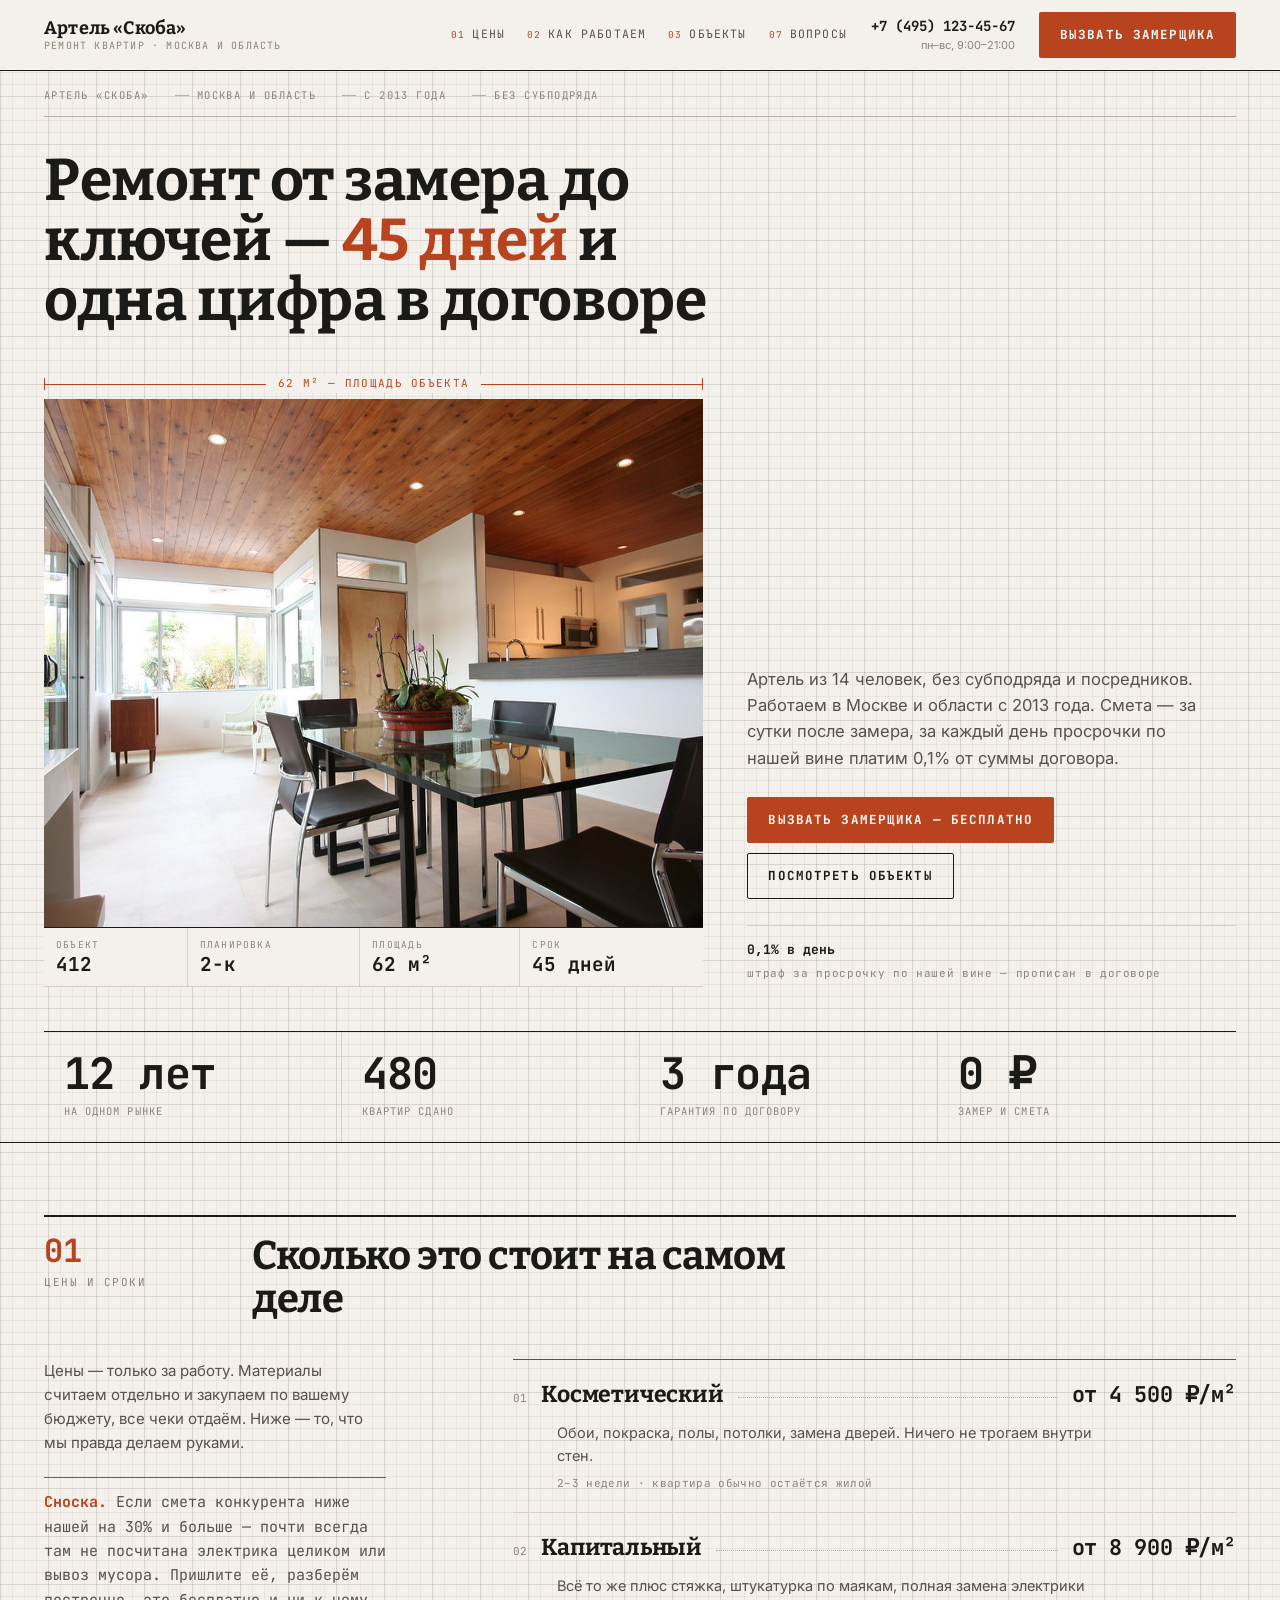
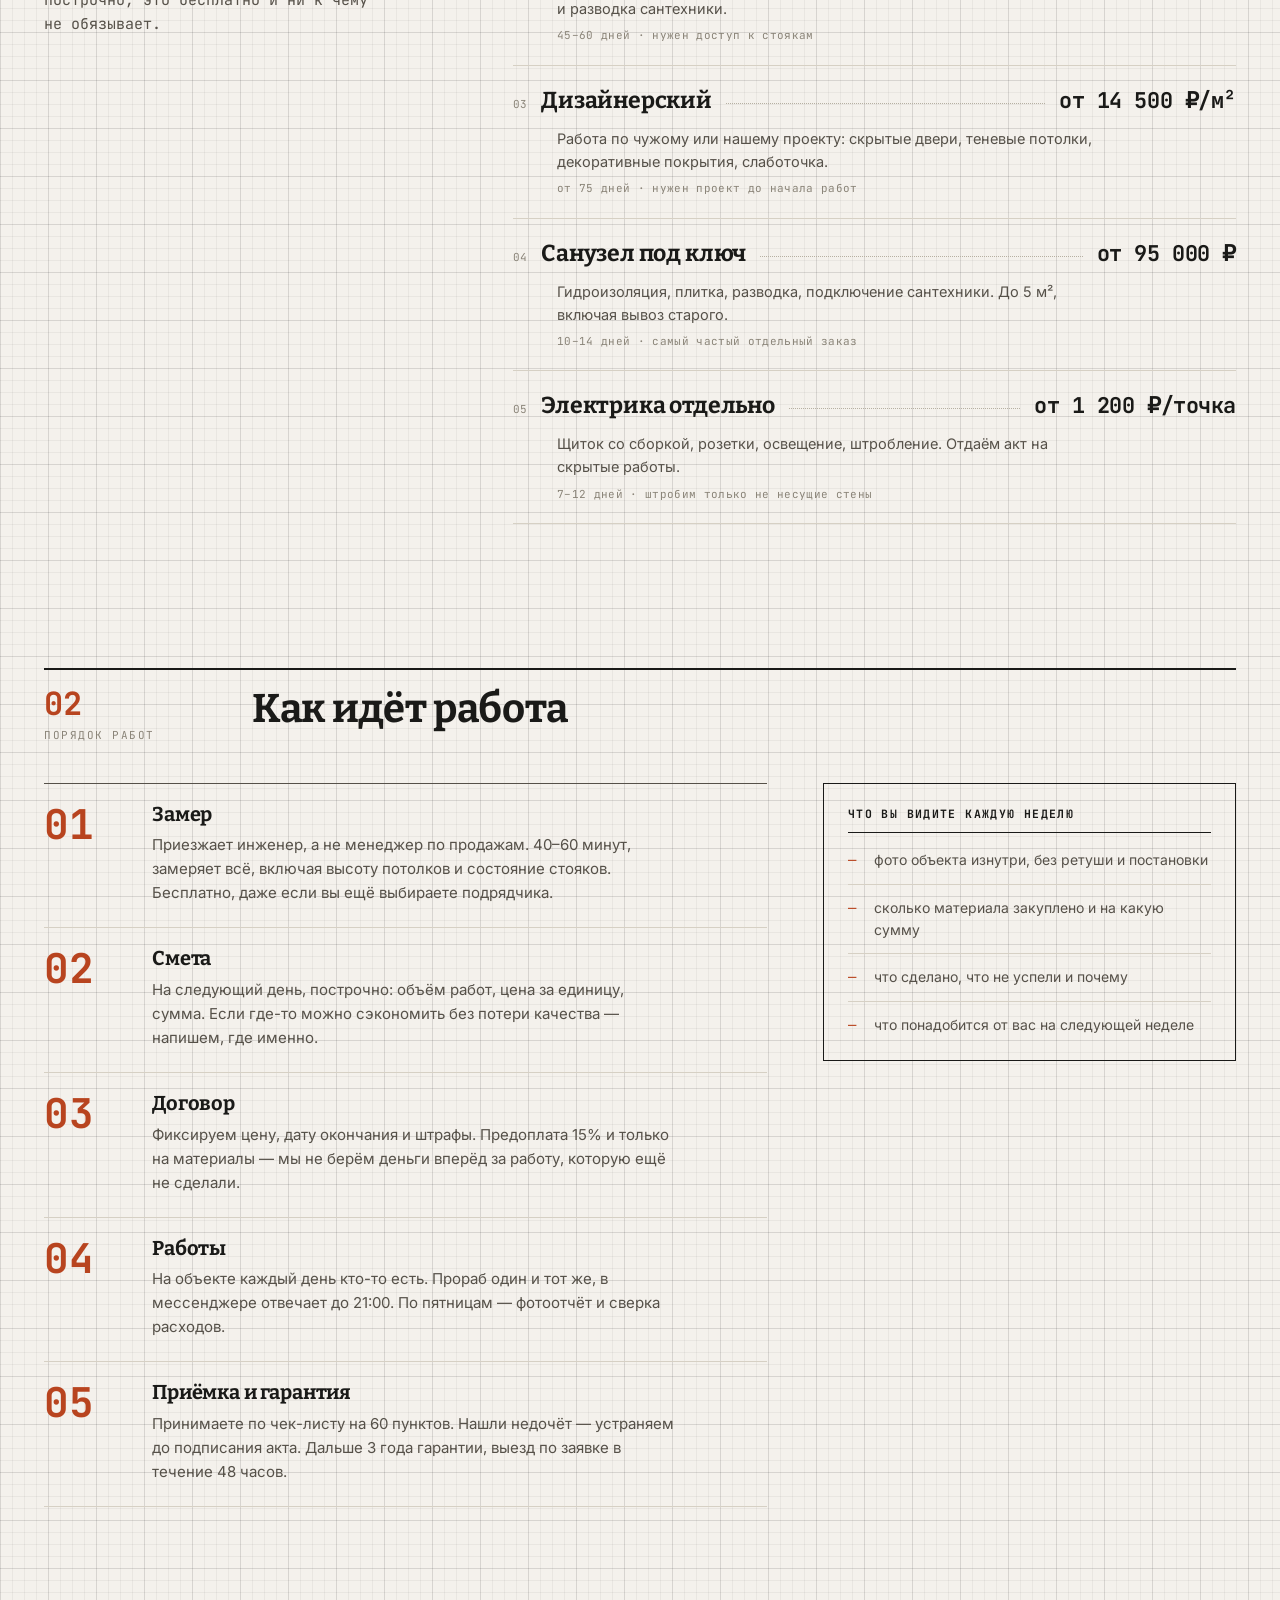
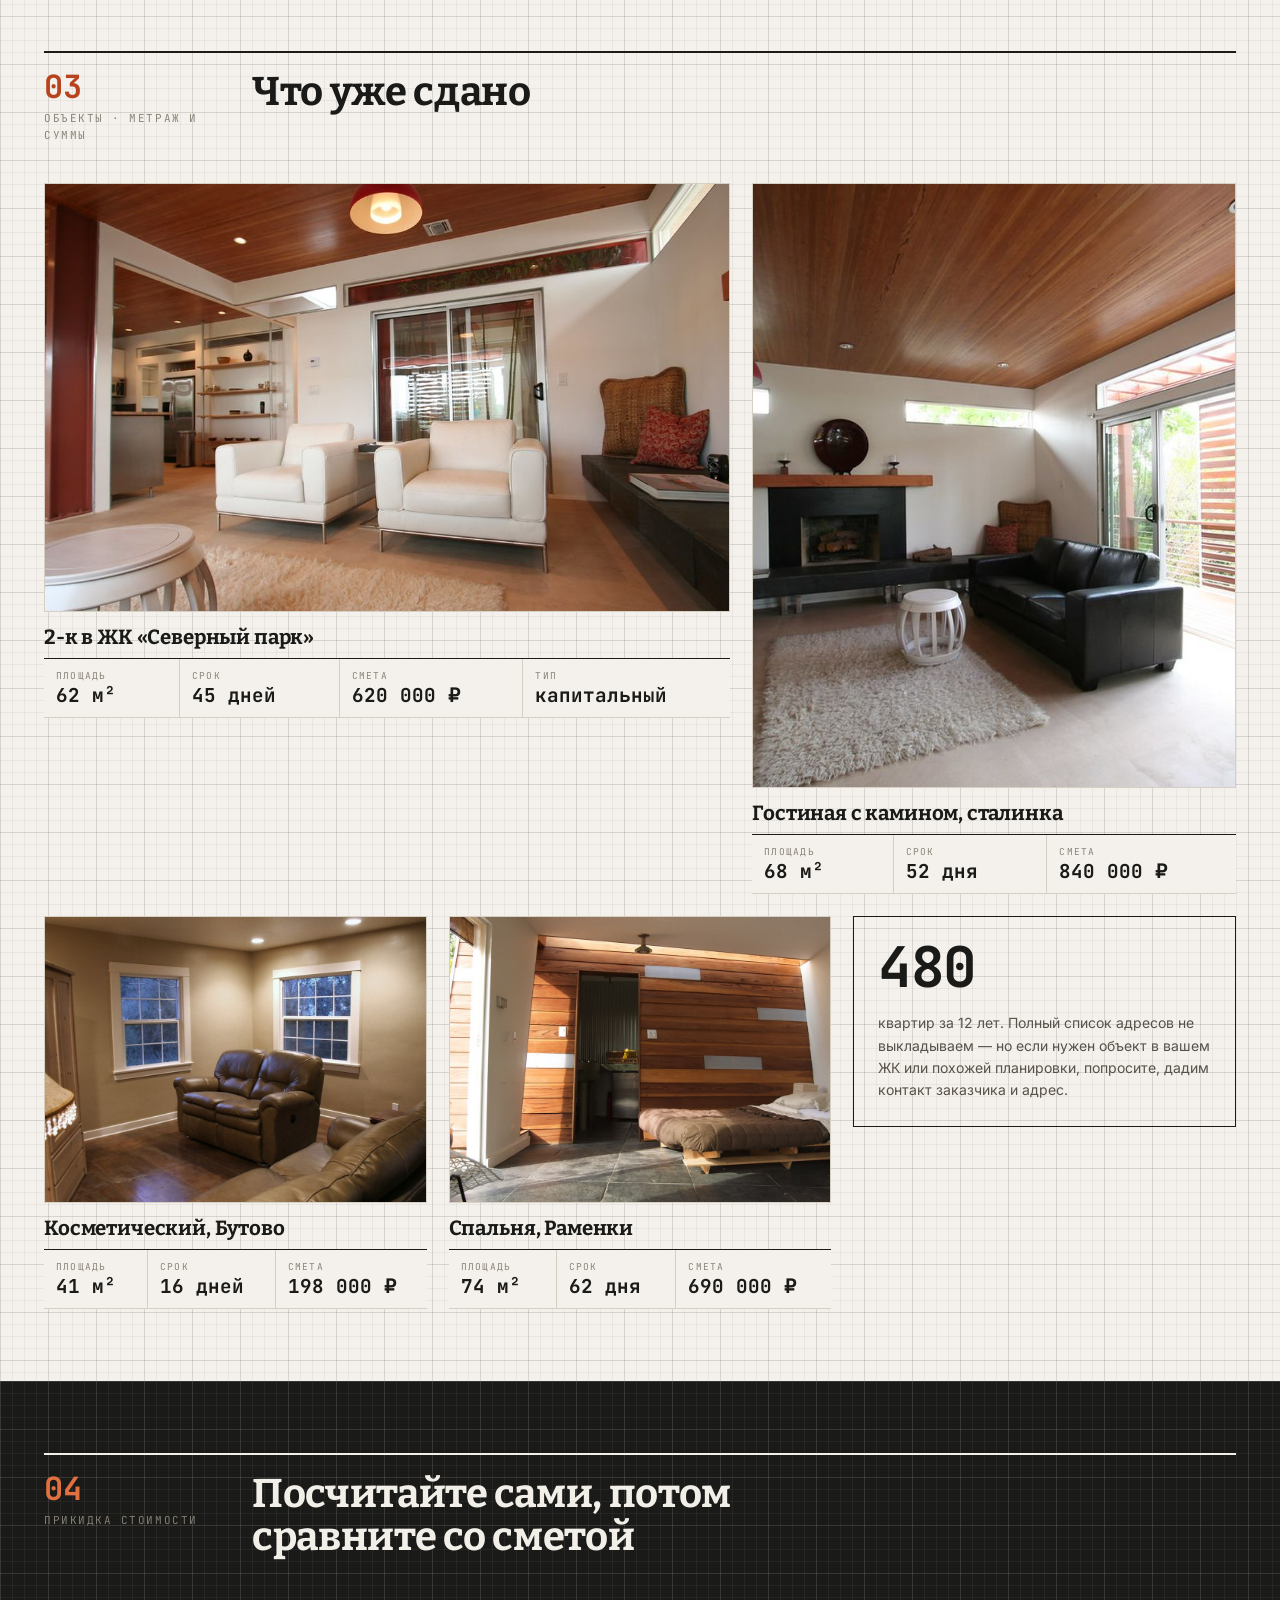
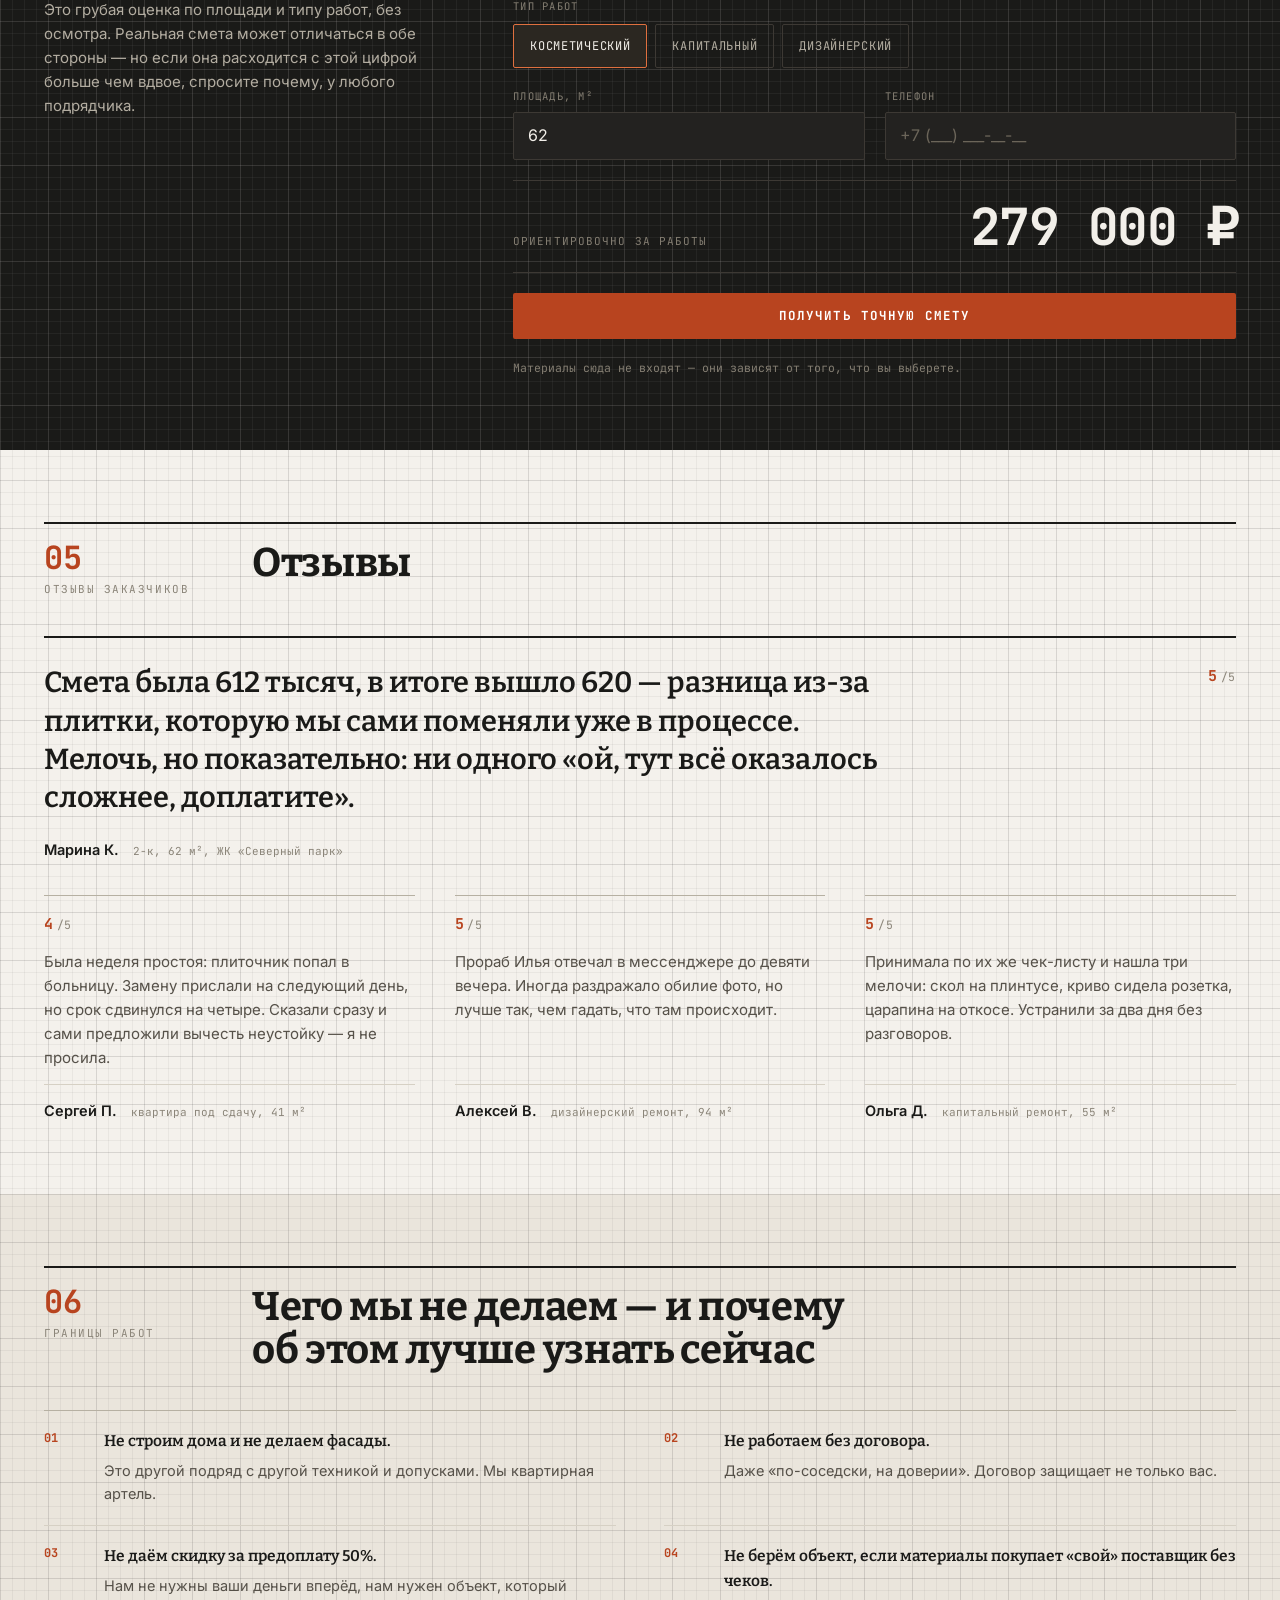
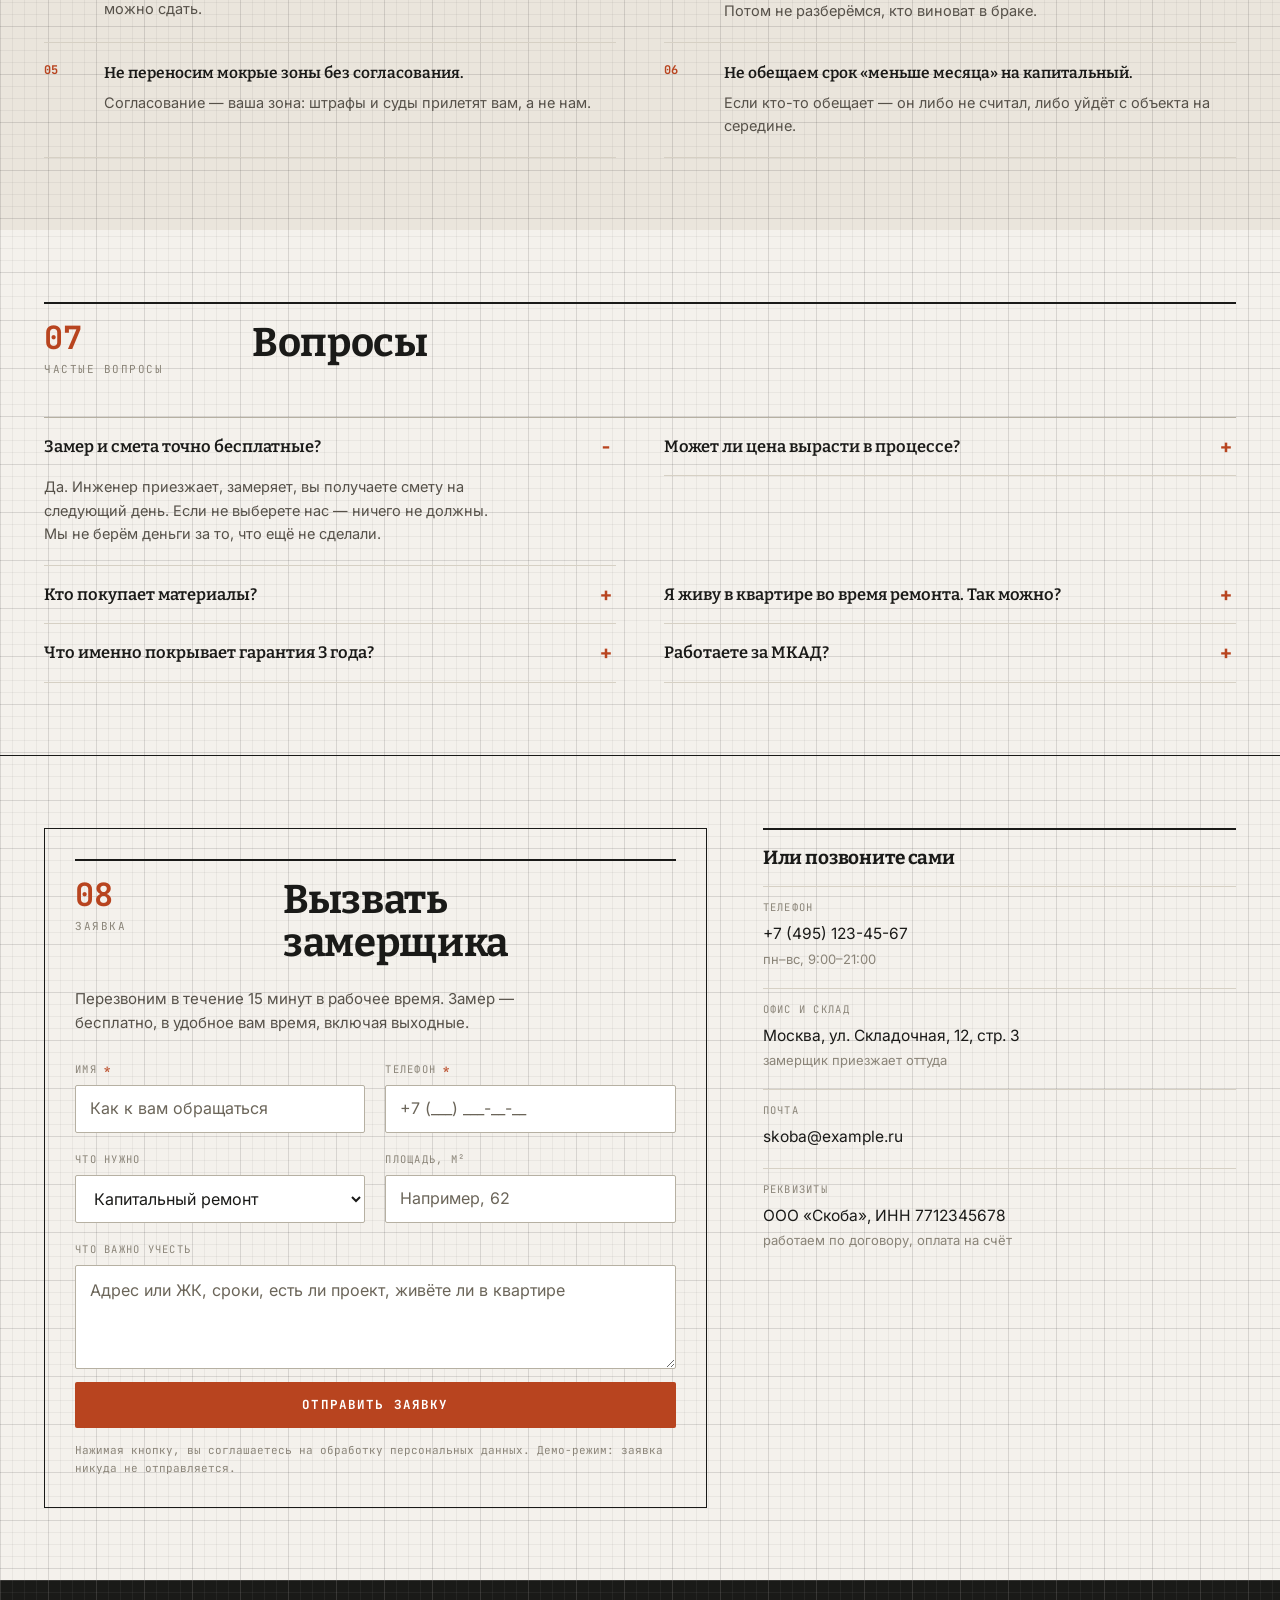
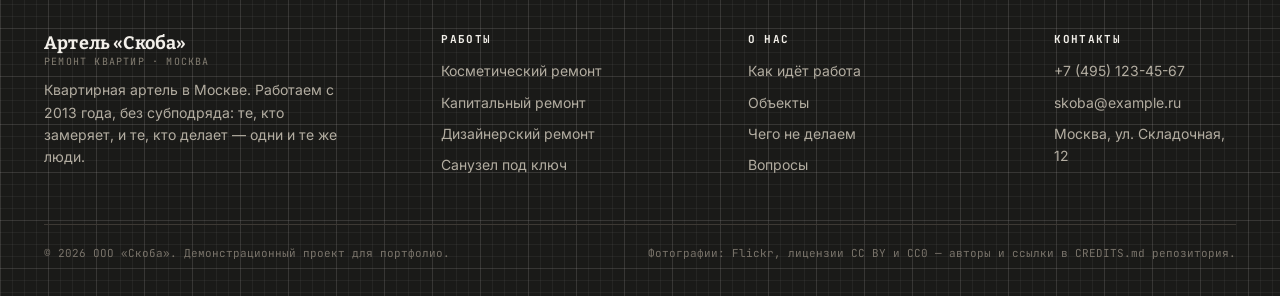
<file: demo-remont/index.html>
<!DOCTYPE html>
<html lang="ru">
<head>
<meta charset="utf-8">
<meta name="viewport" content="width=device-width, initial-scale=1">
<link rel="icon" href="data:image/svg+xml,%3Csvg xmlns='http://www.w3.org/2000/svg' viewBox='0 0 32 32'%3E%3Crect width='32' height='32' fill='%23f4f1ec'/%3E%3Cpath d='M8 8h16v16H8z' fill='none' stroke='%231a1a18' stroke-width='1.5'/%3E%3Cpath d='M8 21h16' stroke='%23b8441f' stroke-width='3'/%3E%3C/svg%3E">
<title>Артель «Скоба» — ремонт квартир в Москве: 45 дней и одна цена в договоре</title>
<meta name="description" content="Ремонт квартир в Москве и области с 2013 года. 480 квартир, смета за сутки после замера, штраф за просрочку 0,1% в день, гарантия 3 года.">
<meta property="og:type" content="website">
<meta property="og:title" content="Артель «Скоба» — ремонт квартир в Москве">
<meta property="og:description" content="Смета за 24 часа, цена в договоре не меняется, гарантия 3 года.">
<style>
  /* Шрифты вшиты в страницу: файлы лежат в ../fonts/, внешних запросов нет. */
  @font-face{font-family:"Inter";font-style:normal;font-weight:400;font-display:swap;src:url("../fonts/Inter-400-cyrillic.woff2") format("woff2");unicode-range:U+0301, U+0400-045F, U+0490-0491, U+04B0-04B1, U+2116;}
  @font-face{font-family:"Inter";font-style:normal;font-weight:400;font-display:swap;src:url("../fonts/Inter-400-latin.woff2") format("woff2");unicode-range:U+0000-00FF, U+0131, U+0152-0153, U+02BB-02BC, U+02C6, U+02DA, U+02DC, U+0304, U+0308, U+0329, U+2000-206F, U+20AC, U+2122, U+2191, U+2193, U+2212, U+2215, U+FEFF, U+FFFD;}
  @font-face{font-family:"Inter";font-style:normal;font-weight:600;font-display:swap;src:url("../fonts/Inter-600-cyrillic.woff2") format("woff2");unicode-range:U+0301, U+0400-045F, U+0490-0491, U+04B0-04B1, U+2116;}
  @font-face{font-family:"Inter";font-style:normal;font-weight:600;font-display:swap;src:url("../fonts/Inter-600-latin.woff2") format("woff2");unicode-range:U+0000-00FF, U+0131, U+0152-0153, U+02BB-02BC, U+02C6, U+02DA, U+02DC, U+0304, U+0308, U+0329, U+2000-206F, U+20AC, U+2122, U+2191, U+2193, U+2212, U+2215, U+FEFF, U+FFFD;}
  @font-face{font-family:"JetBrains Mono";font-style:normal;font-weight:400;font-display:swap;src:url("../fonts/JetBrainsMono-400-cyrillic.woff2") format("woff2");unicode-range:U+0301, U+0400-045F, U+0490-0491, U+04B0-04B1, U+2116;}
  @font-face{font-family:"JetBrains Mono";font-style:normal;font-weight:400;font-display:swap;src:url("../fonts/JetBrainsMono-400-latin.woff2") format("woff2");unicode-range:U+0000-00FF, U+0131, U+0152-0153, U+02BB-02BC, U+02C6, U+02DA, U+02DC, U+0304, U+0308, U+0329, U+2000-206F, U+20AC, U+2122, U+2191, U+2193, U+2212, U+2215, U+FEFF, U+FFFD;}
  @font-face{font-family:"JetBrains Mono";font-style:normal;font-weight:700;font-display:swap;src:url("../fonts/JetBrainsMono-700-cyrillic.woff2") format("woff2");unicode-range:U+0301, U+0400-045F, U+0490-0491, U+04B0-04B1, U+2116;}
  @font-face{font-family:"JetBrains Mono";font-style:normal;font-weight:700;font-display:swap;src:url("../fonts/JetBrainsMono-700-latin.woff2") format("woff2");unicode-range:U+0000-00FF, U+0131, U+0152-0153, U+02BB-02BC, U+02C6, U+02DA, U+02DC, U+0304, U+0308, U+0329, U+2000-206F, U+20AC, U+2122, U+2191, U+2193, U+2212, U+2215, U+FEFF, U+FFFD;}
  @font-face{font-family:"Bitter";font-style:normal;font-weight:600;font-display:swap;src:url("../fonts/Bitter-600-cyrillic.woff2") format("woff2");unicode-range:U+0301, U+0400-045F, U+0490-0491, U+04B0-04B1, U+2116;}
  @font-face{font-family:"Bitter";font-style:normal;font-weight:600;font-display:swap;src:url("../fonts/Bitter-600-latin.woff2") format("woff2");unicode-range:U+0000-00FF, U+0131, U+0152-0153, U+02BB-02BC, U+02C6, U+02DA, U+02DC, U+0304, U+0308, U+0329, U+2000-206F, U+20AC, U+2122, U+2191, U+2193, U+2212, U+2215, U+FEFF, U+FFFD;}
  @font-face{font-family:"Bitter";font-style:normal;font-weight:700;font-display:swap;src:url("../fonts/Bitter-700-cyrillic.woff2") format("woff2");unicode-range:U+0301, U+0400-045F, U+0490-0491, U+04B0-04B1, U+2116;}
  @font-face{font-family:"Bitter";font-style:normal;font-weight:700;font-display:swap;src:url("../fonts/Bitter-700-latin.woff2") format("woff2");unicode-range:U+0000-00FF, U+0131, U+0152-0153, U+02BB-02BC, U+02C6, U+02DA, U+02DC, U+0304, U+0308, U+0329, U+2000-206F, U+20AC, U+2122, U+2191, U+2193, U+2212, U+2215, U+FEFF, U+FFFD;}

  :root{
    /* бумага, чернила, кирпич */
    --paper:#f4f1ec;
    --paper-2:#eae5dc;
    --paper-3:#e1dbd0;
    --ink:#1a1a18;
    --ink-2:#565149;
    --ink-3:#8a8478;
    --line:#d6d0c4;
    --line-2:#b6b0a2;
    --accent:#b8441f;
    --accent-2:#8f3115;
    --board:#1a1a18;
    --board-2:#242320;
    --board-line:#3d3934;
    --board-ink:#f2efe9;
    --board-ink-2:#b3ada1;
    --board-ink-3:#847e72;
    --ok:#2f6b45;

    --font-slab:'Bitter',Georgia,'Times New Roman',serif;
    --font-mono:'JetBrains Mono',ui-monospace,Consolas,monospace;
    --font-text:'Inter','Segoe UI',system-ui,sans-serif;

    --pad:24px;
    --max:1240px;

    /* миллиметровка: 12 px — мелкая клетка, 48 px — крупная */
    --grid-mm:url("data:image/svg+xml,%3Csvg xmlns='http://www.w3.org/2000/svg' width='12' height='12'%3E%3Cpath d='M0 .5H12M.5 0V12' fill='none' stroke='%231a1a18' stroke-opacity='.05'/%3E%3C/svg%3E");
    --grid-cm:url("data:image/svg+xml,%3Csvg xmlns='http://www.w3.org/2000/svg' width='48' height='48'%3E%3Cpath d='M0 .5H48M.5 0V48' fill='none' stroke='%231a1a18' stroke-opacity='.085'/%3E%3C/svg%3E");
    --grid-mm-d:url("data:image/svg+xml,%3Csvg xmlns='http://www.w3.org/2000/svg' width='12' height='12'%3E%3Cpath d='M0 .5H12M.5 0V12' fill='none' stroke='%23f2efe9' stroke-opacity='.05'/%3E%3C/svg%3E");
    --grid-cm-d:url("data:image/svg+xml,%3Csvg xmlns='http://www.w3.org/2000/svg' width='48' height='48'%3E%3Cpath d='M0 .5H48M.5 0V48' fill='none' stroke='%23f2efe9' stroke-opacity='.085'/%3E%3C/svg%3E");
  }

  *,*::before,*::after{box-sizing:border-box}
  html{scroll-behavior:smooth;-webkit-text-size-adjust:100%}
  body{
    margin:0;background-color:var(--paper);color:var(--ink);
    background-image:var(--grid-cm),var(--grid-mm);
    font-family:var(--font-text);font-size:16px;line-height:1.6;
    -webkit-font-smoothing:antialiased;
  }
  img{display:block;max-width:100%;height:auto}
  a{color:inherit;text-decoration:none}
  h1,h2,h3,h4{margin:0;font-family:var(--font-slab);font-weight:700;line-height:1.08;letter-spacing:-.008em}
  p{margin:0}
  ul{margin:0;padding:0;list-style:none}
  figure{margin:0}
  button,input,select,textarea{font:inherit;color:inherit}
  :focus-visible{outline:2px solid var(--accent);outline-offset:3px}

  .wrap{width:100%;max-width:var(--max);margin:0 auto;padding:0 var(--pad)}
  .skip{
    position:absolute;left:50%;top:0;transform:translate(-50%,-140%);z-index:200;
    background:var(--ink);color:var(--paper);font-weight:600;font-size:13px;padding:12px 20px;
    transition:transform .18s
  }
  .skip:focus{transform:translate(-50%,0)}

  /* ---------- служебные подписи (моно) ---------- */
  .tag{display:flex;flex-direction:column;gap:7px;margin:0}
  .tag b{font-family:var(--font-mono);font-weight:700;font-size:clamp(22px,2.6vw,32px);line-height:1;color:var(--accent)}
  .tag span{font-family:var(--font-mono);font-size:11px;letter-spacing:.14em;text-transform:uppercase;color:var(--ink-3)}

  .shead{
    display:grid;grid-template-columns:168px minmax(0,1fr);gap:0 40px;align-items:start;
    border-top:2px solid var(--ink);padding-top:18px;margin-bottom:38px
  }
  .shead h2{font-size:clamp(26px,3.3vw,40px);max-width:24ch}
  .shead--board{border-top-color:var(--board-ink)}
  .shead--board .tag b{color:#e0703f}
  .shead--board .tag span{color:var(--board-ink-3)}
  .shead--board h2{color:var(--board-ink)}

  /* ---------- кнопки ---------- */
  .btn{
    display:inline-flex;align-items:center;justify-content:center;gap:10px;min-height:46px;
    padding:0 20px;border:1px solid transparent;border-radius:2px;cursor:pointer;
    font-family:var(--font-mono);font-weight:700;font-size:12.5px;letter-spacing:.09em;text-transform:uppercase;
    transition:background .18s,border-color .18s,color .18s
  }
  .btn--a{background:var(--accent);color:#fff}
  .btn--a:hover{background:var(--accent-2)}
  .btn--o{border-color:var(--ink);color:var(--ink)}
  .btn--o:hover{background:var(--ink);color:var(--paper)}

  /* ---------- размерная линия ---------- */
  .dim{position:relative;display:flex;align-items:center;justify-content:center;height:30px}
  .dim::before{content:"";position:absolute;left:0;right:0;top:50%;height:1px;background:var(--accent)}
  .dim::after{
    content:"";position:absolute;left:0;right:0;top:calc(50% - 6px);height:12px;
    border-left:1px solid var(--accent);border-right:1px solid var(--accent)
  }
  .dim span{
    position:relative;background:var(--paper);padding:0 12px;
    font-family:var(--font-mono);font-size:11px;letter-spacing:.12em;text-transform:uppercase;color:var(--accent)
  }

  /* ---------- штамп с данными объекта ---------- */
  .stamp{display:flex;flex-wrap:wrap;border-top:1px solid var(--ink);background:var(--paper)}
  .stamp>div{flex:1 1 auto;padding:9px 12px;border-right:1px solid var(--line);border-bottom:1px solid var(--line)}
  .stamp>div:last-child{border-right:0}
  .stamp i{display:block;font-style:normal;font-family:var(--font-mono);font-size:9.5px;letter-spacing:.13em;text-transform:uppercase;color:var(--ink-3);white-space:nowrap}
  .stamp b{display:block;font-family:var(--font-mono);font-weight:700;font-size:clamp(15px,1.5vw,20px);line-height:1.3;white-space:nowrap}

  /* ---------- шапка ---------- */
  .bar{position:sticky;top:0;z-index:60;background:var(--paper);border-bottom:1px solid var(--ink)}
  .bar__in{display:flex;align-items:center;gap:24px;min-height:70px}
  .mark{
    font-family:var(--font-slab);font-weight:700;font-size:18px;letter-spacing:.01em;
    display:flex;flex-direction:column;gap:2px;line-height:1.1
  }
  .mark i{font-style:normal;font-family:var(--font-mono);font-weight:400;font-size:10px;letter-spacing:.12em;text-transform:uppercase;color:var(--ink-3)}
  .bar__nav{display:flex;gap:22px;margin-left:auto;font-family:var(--font-mono);font-size:11.5px;letter-spacing:.1em;text-transform:uppercase}
  .bar__nav a{padding:5px 0;border-bottom:2px solid transparent;color:var(--ink-2);display:inline-flex;align-items:baseline;gap:7px}
  .bar__nav a i{font-style:normal;font-size:9.5px;color:var(--accent)}
  .bar__nav a:hover{color:var(--ink);border-color:var(--accent)}
  .bar__tel{font-family:var(--font-mono);font-size:14px;font-weight:700;white-space:nowrap;text-align:right}
  .bar__tel span{display:block;font-family:var(--font-text);font-weight:400;font-size:11px;color:var(--ink-3);white-space:nowrap}
  .burger{
    display:none;margin-left:auto;width:46px;height:46px;border:1px solid var(--ink);
    background:transparent;align-items:center;justify-content:center
  }
  .burger i{display:block;width:20px;height:2px;background:var(--ink);position:relative}
  .burger i::before,.burger i::after{content:"";position:absolute;left:0;width:20px;height:2px;background:var(--ink)}
  .burger i::before{top:-6px}.burger i::after{top:6px}
  .mob{display:none;border-top:1px solid var(--line);background:var(--paper)}
  .mob.on{display:block}
  .mob a{display:block;padding:15px var(--pad);border-bottom:1px solid var(--line);font-family:var(--font-mono);font-size:12px;letter-spacing:.1em;text-transform:uppercase}

  /* ---------- первый экран ---------- */
  .hero{border-bottom:1px solid var(--ink);padding:0 0 0}
  .hero__head{
    display:flex;flex-wrap:wrap;gap:6px 26px;border-bottom:1px solid var(--line-2);padding:16px 0 12px;
    font-family:var(--font-mono);font-size:10.5px;letter-spacing:.14em;text-transform:uppercase;color:var(--ink-3)
  }
  .hero__head span{display:inline-flex;gap:8px;align-items:center}
  .hero__head span+span::before{content:"";width:14px;height:1px;background:var(--line-2);display:block}
  .hero h1{font-size:clamp(32px,4.6vw,62px);max-width:19ch;margin:34px 0 38px;line-height:1.02}
  .hero h1 em{font-style:normal;color:var(--accent);white-space:nowrap}
  .hero__body{display:grid;grid-template-columns:minmax(0,1.35fr) minmax(0,1fr);grid-template-areas:"shot text";gap:0 44px;align-items:end;padding-bottom:44px}
  .shot{grid-area:shot}
  .shot__frame{position:relative;overflow:hidden;background:var(--paper-3)}
  .shot__frame img{width:100%;aspect-ratio:5/4;object-fit:cover;object-position:50% 45%}
  .hero__aside{grid-area:text;padding-bottom:4px}
  .hero__sub{font-size:16.5px;color:var(--ink-2);max-width:46ch}
  .hero__btns{display:flex;flex-wrap:wrap;gap:10px;margin-top:26px}
  .hero__mark{
    margin-top:26px;border-top:1px solid var(--line);padding-top:14px;
    font-family:var(--font-mono);font-size:11px;letter-spacing:.06em;color:var(--ink-3)
  }
  .hero__mark b{display:block;font-weight:700;color:var(--ink);font-size:13px;letter-spacing:0;margin-bottom:4px}

  /* ---------- факты ---------- */
  .facts{display:grid;grid-template-columns:repeat(4,minmax(0,1fr));border-top:1px solid var(--ink)}
  .fact{padding:20px 20px 22px;border-right:1px solid var(--line)}
  .fact:last-child{border-right:0}
  .fact b{display:block;font-family:var(--font-mono);font-weight:700;font-size:clamp(26px,3.4vw,44px);line-height:1;letter-spacing:-.02em}
  .fact span{display:block;margin-top:8px;font-family:var(--font-mono);font-size:10.5px;letter-spacing:.1em;text-transform:uppercase;color:var(--ink-3)}

  /* ---------- секции ---------- */
  .sec{padding:72px 0}
  .sec--board{background-color:var(--board);background-image:var(--grid-cm-d),var(--grid-mm-d);color:var(--board-ink)}
  .band{background-color:var(--paper-2);background-image:var(--grid-cm),var(--grid-mm)}

  /* ---------- две колонки: сноска слева, содержимое справа ---------- */
  .split{display:grid;grid-template-columns:minmax(0,4fr) minmax(0,7fr);gap:0 56px;align-items:start}
  .split__aside{position:sticky;top:100px}
  .split__aside p{font-size:15px;color:var(--ink-2);max-width:38ch}
  .footnote{
    margin-top:22px;border-top:1px solid var(--accent);padding-top:12px;
    font-family:var(--font-mono);font-size:12px;line-height:1.62;color:var(--ink-2);max-width:40ch
  }
  .footnote b{color:var(--accent);font-weight:700}

  /* ---------- смета ---------- */
  .price-list{border-top:1px solid var(--ink-2)}
  .pline{padding:18px 0 20px;border-bottom:1px solid var(--line)}
  .pline__top{display:flex;align-items:baseline;gap:14px}
  .pline__n{font-family:var(--font-mono);font-size:11px;color:var(--ink-3);flex:0 0 auto}
  .pline h3{font-size:clamp(19px,2vw,23px);flex:0 0 auto;max-width:22ch}
  .leader{flex:1 1 24px;min-width:18px;border-bottom:1px dotted var(--line-2);transform:translateY(-4px)}
  .pline .sum{
    flex:0 0 auto;font-family:var(--font-mono);font-weight:700;font-size:clamp(16px,1.7vw,22px);
    letter-spacing:-.02em;white-space:nowrap
  }
  .pline p{margin:8px 0 0 44px;font-size:14.5px;color:var(--ink-2);max-width:60ch}
  .pline small{display:block;margin:7px 0 0 44px;font-family:var(--font-mono);font-size:11px;letter-spacing:.03em;color:var(--ink-3)}

  /* ---------- этапы ---------- */
  .steps{display:grid;grid-template-columns:minmax(0,7fr) minmax(0,4fr);gap:0 56px;align-items:start}
  .steps__list{border-top:1px solid var(--ink-2)}
  .step{display:grid;grid-template-columns:86px minmax(0,1fr);gap:22px;padding:20px 0 22px;border-bottom:1px solid var(--line)}
  .step__n{font-family:var(--font-mono);font-weight:700;font-size:clamp(26px,3.2vw,42px);line-height:1;color:var(--accent)}
  .step h3{font-size:20px}
  .step p{margin-top:8px;font-size:15px;color:var(--ink-2);max-width:58ch}
  .spec-note{position:sticky;top:100px;border:1px solid var(--ink);padding:24px}
  .spec-note h3{
    font-family:var(--font-mono);font-weight:700;font-size:11.5px;letter-spacing:.12em;text-transform:uppercase;
    border-bottom:1px solid var(--ink);padding-bottom:12px;margin-bottom:4px
  }
  .spec-note li{display:grid;grid-template-columns:16px minmax(0,1fr);gap:10px;padding:12px 0;border-bottom:1px solid var(--line);font-size:14px;color:var(--ink-2)}
  .spec-note li:last-child{border-bottom:0;padding-bottom:0}
  .spec-note li::before{content:"—";color:var(--accent);font-family:var(--font-mono)}

  /* ---------- объекты ---------- */
  .works{display:grid;grid-template-columns:repeat(12,minmax(0,1fr));gap:22px;align-items:start}
  .work{display:block}
  .work__ph{overflow:hidden;background:var(--paper-3);border:1px solid var(--line)}
  .work__ph img{width:100%;height:100%;object-fit:cover;transition:transform .5s ease}
  .work:hover .work__ph img{transform:scale(1.03)}
  .work__cap h3{font-size:clamp(16px,1.6vw,21px);padding:14px 0 10px}
  .w-7{grid-column:span 7}
  .w-5{grid-column:span 5}
  .w-4{grid-column:span 4}
  .work--a .work__ph{aspect-ratio:16/10}
  .work--b .work__ph{aspect-ratio:4/5}
  .work--b .work__ph img{object-position:50% 40%}
  .work--c .work__ph{aspect-ratio:4/3}
  .work--d .work__ph{aspect-ratio:4/3}
  .work--d .work__ph img{object-position:50% 35%}
  .note-tile{
    grid-column:span 4;border:1px solid var(--ink);padding:24px;
    display:flex;flex-direction:column;justify-content:space-between;gap:18px
  }
  .note-tile b{font-family:var(--font-mono);font-weight:700;font-size:clamp(38px,4.6vw,56px);line-height:.95;letter-spacing:-.03em}
  .note-tile span{font-size:14px;color:var(--ink-2)}

  /* ---------- калькулятор ---------- */
  .calc{display:grid;grid-template-columns:minmax(0,4fr) minmax(0,7fr);gap:0 56px;align-items:start}
  .calc__side p{font-size:15px;color:var(--board-ink-2);max-width:42ch}
  .calc__form{display:grid;gap:20px}
  .chips{display:flex;flex-wrap:wrap;gap:8px}
  .chip{
    display:inline-flex;align-items:center;min-height:44px;padding:0 16px;border:1px solid var(--board-line);
    border-radius:2px;font-family:var(--font-mono);font-size:12px;letter-spacing:.06em;text-transform:uppercase;
    cursor:pointer;color:var(--board-ink-2)
  }
  .chip input{position:absolute;opacity:0;pointer-events:none}
  .chip:hover{border-color:#6a6459}
  .chip:has(input:checked){border-color:#e0703f;color:var(--board-ink);background:#2b2721}
  .fld span{display:block;font-family:var(--font-mono);font-size:10.5px;letter-spacing:.12em;text-transform:uppercase;color:var(--board-ink-3);margin-bottom:7px}
  .fld input,.fld select,.fld textarea{
    width:100%;min-height:48px;padding:0 14px;background:#232220;border:1px solid var(--board-line);
    border-radius:2px;color:var(--board-ink)
  }
  .fld textarea{min-height:104px;padding:12px 14px;resize:vertical}
  .fld input:focus,.fld select:focus,.fld textarea:focus{border-color:#e0703f;outline:none}
  .fld input::placeholder,.fld textarea::placeholder{color:#6b6559}
  .row2{display:grid;grid-template-columns:1fr 1fr;gap:20px}
  .total{display:flex;align-items:baseline;justify-content:space-between;gap:16px;border-top:1px solid var(--board-line);border-bottom:1px solid var(--board-line);padding:20px 0}
  .total span{font-family:var(--font-mono);font-size:11px;letter-spacing:.1em;text-transform:uppercase;color:var(--board-ink-3)}
  .total b{font-family:var(--font-mono);font-weight:700;font-size:clamp(28px,4vw,52px);line-height:1;letter-spacing:-.03em}
  .calc__note{font-family:var(--font-mono);font-size:11.5px;color:var(--board-ink-3)}
  .ok-msg{display:none;border:1px solid #3f6b4d;background:#1b2a21;color:#a8d9b8;padding:14px 16px;font-size:14px}
  .ok-msg.on{display:block}

  /* ---------- отзывы ---------- */
  .revs{display:grid;grid-template-columns:repeat(3,minmax(0,1fr));gap:34px 40px}
  .rev{display:flex;flex-direction:column;gap:14px;border-top:1px solid var(--line-2);padding-top:16px}
  .rev p{font-size:15px;color:var(--ink-2)}
  .rev__rate{font-family:var(--font-mono);font-size:11.5px;letter-spacing:.06em;color:var(--ink-3);display:inline-flex;align-items:baseline;gap:3px}
  .rev__rate b{font-weight:700;color:var(--accent);font-size:15px}
  .rev--lead{grid-column:1/-1;position:relative;border-top:2px solid var(--ink);padding-top:26px;gap:20px}
  .rev--lead p{font-family:var(--font-slab);font-weight:600;font-size:clamp(19px,2.3vw,29px);line-height:1.32;color:var(--ink);max-width:48ch}
  .rev--lead .rev__rate{position:absolute;right:0;top:26px}
  .rev__who{margin-top:auto;padding-top:14px;border-top:1px solid var(--line);display:flex;flex-wrap:wrap;gap:4px 14px;align-items:baseline}
  .rev--lead .rev__who{border-top:0;padding-top:0}
  .rev__who b{font-size:14.5px;font-weight:600}
  .rev__who span{font-family:var(--font-mono);font-size:11px;color:var(--ink-3)}

  /* ---------- чего не делаем ---------- */
  .dont{display:grid;grid-template-columns:1fr 1fr;gap:0 48px;border-top:1px solid var(--line-2)}
  .dont li{display:grid;grid-template-columns:44px minmax(0,1fr);gap:16px;padding:18px 0 20px;border-bottom:1px solid var(--line);font-size:14.5px;color:var(--ink-2)}
  .dont li i{font-style:normal;font-family:var(--font-mono);font-size:12px;font-weight:700;color:var(--accent)}
  .dont li b{display:block;color:var(--ink);font-weight:600;font-size:15.5px;margin-bottom:5px;font-family:var(--font-slab)}

  /* ---------- вопросы ---------- */
  .faq{display:grid;grid-template-columns:1fr 1fr;gap:0 48px;align-items:start;border-top:1px solid var(--line-2)}
  .faq details{border-bottom:1px solid var(--line)}
  .faq summary{
    cursor:pointer;list-style:none;padding:18px 44px 18px 0;position:relative;
    font-family:var(--font-slab);font-weight:600;font-size:16.5px;line-height:1.3
  }
  .faq summary::-webkit-details-marker{display:none}
  .faq summary::after{
    content:"+";position:absolute;right:4px;top:50%;transform:translateY(-50%);
    font-family:var(--font-mono);font-size:20px;color:var(--accent);line-height:1
  }
  .faq details[open] summary::after{content:"\2212"}
  .faq p{padding:0 40px 20px 0;color:var(--ink-2);font-size:14.5px;max-width:56ch}

  /* ---------- заявка ---------- */
  .contact{display:grid;grid-template-columns:minmax(0,7fr) minmax(0,5fr);gap:0 56px;align-items:start}
  .form{border:1px solid var(--ink);padding:30px}
  .form .shead{margin-bottom:22px}
  .form__lede{font-size:15px;color:var(--ink-2);margin-bottom:26px;max-width:52ch}
  .form .fld{margin-bottom:18px}
  .form .fld span{color:var(--ink-3)}
  .form .fld input,.form .fld select,.form .fld textarea{background:#fff;border:1px solid var(--line-2);color:var(--ink)}
  .form .fld input:focus,.form .fld select:focus,.form .fld textarea:focus{border-color:var(--accent)}
  .form .btn{width:100%;margin-top:6px}
  .req{color:var(--accent)}
  .form__note{margin-top:14px;font-family:var(--font-mono);font-size:11px;line-height:1.6;color:var(--ink-3)}
  .form__ok{
    display:none;margin-top:16px;padding:14px 16px;font-size:14px;font-weight:600;
    background:#e4efe7;border:1px solid #b3d3bd;color:var(--ok)
  }
  .form__ok.on{display:block}
  .side{border-top:2px solid var(--ink);padding-top:18px}
  .side h3{font-size:19px;margin-bottom:12px}
  .side dl{margin:0}
  .side dt{font-family:var(--font-mono);font-size:10.5px;letter-spacing:.12em;text-transform:uppercase;color:var(--ink-3);margin-top:18px;border-top:1px solid var(--line);padding-top:12px}
  .side dd{margin:6px 0 0;font-size:15.5px}
  .side dd small{display:block;color:var(--ink-3);font-size:13px;margin-top:2px}

  /* ---------- подвал ---------- */
  footer{background-color:var(--board);background-image:var(--grid-cm-d),var(--grid-mm-d);color:var(--board-ink-2);padding:54px 0 34px;font-size:14px}
  footer h4{color:var(--board-ink);font-family:var(--font-mono);font-weight:700;font-size:11px;letter-spacing:.12em;text-transform:uppercase;margin-bottom:14px}
  .foot{display:grid;grid-template-columns:minmax(0,4fr) minmax(0,3fr) minmax(0,3fr) minmax(0,2fr);gap:34px}
  .foot .mark{color:var(--board-ink);margin-bottom:12px}
  .foot .mark i{color:var(--board-ink-3)}
  .foot p{max-width:34ch;font-size:14px}
  .foot li{margin-bottom:9px}
  .foot a:hover{color:var(--board-ink)}
  .legal{
    margin-top:38px;padding-top:20px;border-top:1px solid var(--board-line);display:flex;flex-wrap:wrap;
    gap:8px 26px;justify-content:space-between;font-family:var(--font-mono);font-size:11px;color:#79736a
  }

  /* ---------- адаптив ---------- */
  @media (max-width:1080px){
    .hero__body{grid-template-columns:minmax(0,1fr);grid-template-areas:"text" "shot";gap:30px;padding-bottom:34px}
    .hero h1{margin:26px 0 26px}
    .fact{padding:16px 16px 18px}
    .split,.steps,.calc,.contact{grid-template-columns:minmax(0,1fr);gap:34px}
    .split__aside,.spec-note{position:static}
    .calc__side p{max-width:none}
    .revs{grid-template-columns:minmax(0,1fr);gap:26px}
    .rev--lead p{max-width:none}
    .dont,.faq{grid-template-columns:1fr;gap:0}
    .works{grid-template-columns:repeat(2,minmax(0,1fr));gap:16px}
    .works>figure{grid-column:span 1}
    .works>figure .work__ph{aspect-ratio:3/2}
    .note-tile{grid-column:span 2}
    .foot{grid-template-columns:1fr 1fr;gap:28px}
    .bar__nav,.bar__tel{display:none}
    .burger{display:flex}
  }
  @media (max-width:640px){
    :root{--pad:18px}
    body{font-size:15.5px}
    .sec{padding:44px 0}
    .shead{grid-template-columns:1fr;gap:14px;margin-bottom:26px;padding-top:14px}
    .shead h2{max-width:none}
    .hero__head{gap:4px 16px}
    .hero__head span+span::before{width:10px}
    .hero h1{font-size:clamp(28px,8.4vw,40px);margin:22px 0}
    .hero__btns .btn{width:100%}
    .hero__sub{font-size:15.5px}
    .dim span{font-size:10px;letter-spacing:.1em}
    .facts{grid-template-columns:1fr 1fr}
    .fact{border-bottom:1px solid var(--line)}
    .fact:nth-child(2n){border-right:0}
    .fact b{font-size:clamp(24px,7.4vw,32px)}
    .footnote{font-size:11.5px}
    .pline__top{flex-wrap:wrap;gap:3px 10px}
    .leader{display:none}
    .pline__n{order:0}
    .pline h3{order:1;flex:1 1 auto;max-width:100%}
    .pline .sum{order:2;flex:1 1 100%;text-align:left}
    .pline p{margin:8px 0 0 34px;font-size:14px}
    .pline small{margin:6px 0 0 34px}
    .step{grid-template-columns:58px minmax(0,1fr);gap:14px;padding:16px 0 18px}
    .step p{font-size:14.5px}
    .spec-note{padding:18px}
    .works{gap:14px}
    .works>figure .work__ph{aspect-ratio:3/2}
    .work__cap h3{padding:10px 0 8px;font-size:15px}
    .stamp>div{padding:6px 9px}
    .stamp i{font-size:9px;letter-spacing:.1em}
    .stamp b{font-size:13.5px}
    .note-tile{padding:18px}
    .row2{grid-template-columns:1fr;gap:14px}
    .total b{font-size:clamp(26px,8vw,34px)}
    .dont li{grid-template-columns:32px minmax(0,1fr);gap:12px;padding:15px 0 17px}
    .faq summary{padding:15px 40px 15px 0;font-size:15.5px}
    .faq p{padding:0 20px 18px 0}
    .form{padding:20px}
    .contact{gap:30px}
    .foot{grid-template-columns:1fr;gap:26px}
    .legal{margin-top:28px}
  }
  @media (prefers-reduced-motion:reduce){
    html{scroll-behavior:auto}
    *{transition:none!important;animation:none!important}
  }
</style>
</head>
<body>

<a class="skip" href="#zayavka">Перейти к форме заявки</a>

<!-- ======================= ШАПКА ======================= -->
<header class="bar">
  <div class="wrap bar__in">
    <a class="mark" href="#top">Артель «Скоба» <i>ремонт квартир · Москва и область</i></a>
    <nav class="bar__nav" aria-label="Основная навигация">
      <a href="#price"><i>01</i>Цены</a>
      <a href="#process"><i>02</i>Как работаем</a>
      <a href="#works"><i>03</i>Объекты</a>
      <a href="#faq"><i>07</i>Вопросы</a>
    </nav>
    <!-- ЗАМЕНИТЬ: телефон -->
    <a class="bar__tel" href="tel:+74951234567">+7 (495) 123-45-67 <span>пн–вс, 9:00–21:00</span></a>
    <a class="btn btn--a" href="#zayavka">Вызвать замерщика</a>
    <button class="burger" type="button" aria-label="Открыть меню" aria-expanded="false" aria-controls="mob"><i></i></button>
  </div>
  <div class="mob" id="mob">
    <a href="#price">Цены</a>
    <a href="#process">Как работаем</a>
    <a href="#works">Объекты</a>
    <a href="#faq">Вопросы</a>
    <a href="#zayavka">Вызвать замерщика</a>
  </div>
</header>

<!-- ======================= ПЕРВЫЙ ЭКРАН ======================= -->
<section class="hero" id="top">
  <div class="wrap">
    <p class="hero__head">
      <span>артель «скоба»</span>
      <span>москва и область</span>
      <span>с 2013 года</span>
      <span>без субподряда</span>
    </p>

    <h1>Ремонт от замера до ключей — <em>45 дней</em> и одна цифра в договоре</h1>

    <div class="hero__body">
      <figure class="shot">
        <div class="dim"><span>62 м² — площадь объекта</span></div>
        <div class="shot__frame">
          <!-- ФОТО: главный кадр. Интерьер после капитального ремонта. -->
          <img src="img/hero.jpg" width="1500" height="1000" alt="Гостиная после капитального ремонта: светлые стены, деревянный потолок" fetchpriority="high">
        </div>
        <figcaption class="stamp">
          <div><i>объект</i><b>412</b></div>
          <div><i>планировка</i><b>2-к</b></div>
          <div><i>площадь</i><b>62 м²</b></div>
          <div><i>срок</i><b>45 дней</b></div>
        </figcaption>
      </figure>

      <div class="hero__aside">
        <p class="hero__sub">
          Артель из 14 человек, без субподряда и посредников. Работаем в Москве и области
          с 2013 года. Смета — за сутки после замера, за каждый день просрочки по нашей вине
          платим 0,1% от суммы договора.
        </p>
        <div class="hero__btns">
          <a class="btn btn--a" href="#zayavka">Вызвать замерщика — бесплатно</a>
          <a class="btn btn--o" href="#works">Посмотреть объекты</a>
        </div>
        <p class="hero__mark">
          <b>0,1% в день</b>
          штраф за просрочку по нашей вине — прописан в договоре
        </p>
      </div>
    </div>

    <div class="facts">
      <div class="fact"><b>12 лет</b><span>на одном рынке</span></div>
      <div class="fact"><b>480</b><span>квартир сдано</span></div>
      <div class="fact"><b>3 года</b><span>гарантия по договору</span></div>
      <div class="fact"><b>0 ₽</b><span>замер и смета</span></div>
    </div>
  </div>
</section>

<!-- ======================= ЦЕНЫ ======================= -->
<section class="sec" id="price">
  <div class="wrap">
    <header class="shead">
      <p class="tag"><b>01</b><span>цены и сроки</span></p>
      <h2>Сколько это стоит на самом деле</h2>
    </header>

    <div class="split">
      <div class="split__aside">
        <p>
          Цены — только за работу. Материалы считаем отдельно и закупаем по вашему бюджету,
          все чеки отдаём. Ниже — то, что мы правда делаем руками.
        </p>
        <p class="footnote">
          <b>Сноска.</b> Если смета конкурента ниже нашей на 30% и больше — почти всегда там
          не посчитана электрика целиком или вывоз мусора. Пришлите её, разберём построчно,
          это бесплатно и ни к чему не обязывает.
        </p>
      </div>

      <div class="price-list">
        <article class="pline">
          <div class="pline__top">
            <span class="pline__n">01</span>
            <h3>Косметический</h3>
            <span class="leader"></span>
            <span class="sum">от 4 500 ₽/м²</span>
          </div>
          <p>Обои, покраска, полы, потолки, замена дверей. Ничего не трогаем внутри стен.</p>
          <small>2–3 недели · квартира обычно остаётся жилой</small>
        </article>
        <article class="pline">
          <div class="pline__top">
            <span class="pline__n">02</span>
            <h3>Капитальный</h3>
            <span class="leader"></span>
            <span class="sum">от 8 900 ₽/м²</span>
          </div>
          <p>Всё то же плюс стяжка, штукатурка по маякам, полная замена электрики и разводка сантехники.</p>
          <small>45–60 дней · нужен доступ к стоякам</small>
        </article>
        <article class="pline">
          <div class="pline__top">
            <span class="pline__n">03</span>
            <h3>Дизайнерский</h3>
            <span class="leader"></span>
            <span class="sum">от 14 500 ₽/м²</span>
          </div>
          <p>Работа по чужому или нашему проекту: скрытые двери, теневые потолки, декоративные покрытия, слаботочка.</p>
          <small>от 75 дней · нужен проект до начала работ</small>
        </article>
        <article class="pline">
          <div class="pline__top">
            <span class="pline__n">04</span>
            <h3>Санузел под ключ</h3>
            <span class="leader"></span>
            <span class="sum">от 95 000 ₽</span>
          </div>
          <p>Гидроизоляция, плитка, разводка, подключение сантехники. До 5 м², включая вывоз старого.</p>
          <small>10–14 дней · самый частый отдельный заказ</small>
        </article>
        <article class="pline">
          <div class="pline__top">
            <span class="pline__n">05</span>
            <h3>Электрика отдельно</h3>
            <span class="leader"></span>
            <span class="sum">от 1 200 ₽/точка</span>
          </div>
          <p>Щиток со сборкой, розетки, освещение, штробление. Отдаём акт на скрытые работы.</p>
          <small>7–12 дней · штробим только не несущие стены</small>
        </article>
      </div>
    </div>
  </div>
</section>

<!-- ======================= КАК РАБОТАЕМ ======================= -->
<section class="sec" id="process">
  <div class="wrap">
    <header class="shead">
      <p class="tag"><b>02</b><span>порядок работ</span></p>
      <h2>Как идёт работа</h2>
    </header>

    <div class="steps">
      <div class="steps__list">
        <article class="step">
          <div class="step__n">01</div>
          <div>
            <h3>Замер</h3>
            <p>Приезжает инженер, а не менеджер по продажам. 40–60 минут, замеряет всё, включая
               высоту потолков и состояние стояков. Бесплатно, даже если вы ещё выбираете подрядчика.</p>
          </div>
        </article>
        <article class="step">
          <div class="step__n">02</div>
          <div>
            <h3>Смета</h3>
            <p>На следующий день, построчно: объём работ, цена за единицу, сумма. Если где-то можно
               сэкономить без потери качества — напишем, где именно.</p>
          </div>
        </article>
        <article class="step">
          <div class="step__n">03</div>
          <div>
            <h3>Договор</h3>
            <p>Фиксируем цену, дату окончания и штрафы. Предоплата 15% и только на материалы —
               мы не берём деньги вперёд за работу, которую ещё не сделали.</p>
          </div>
        </article>
        <article class="step">
          <div class="step__n">04</div>
          <div>
            <h3>Работы</h3>
            <p>На объекте каждый день кто-то есть. Прораб один и тот же, в мессенджере отвечает
               до 21:00. По пятницам — фотоотчёт и сверка расходов.</p>
          </div>
        </article>
        <article class="step">
          <div class="step__n">05</div>
          <div>
            <h3>Приёмка и гарантия</h3>
            <p>Принимаете по чек-листу на 60 пунктов. Нашли недочёт — устраняем до подписания акта.
               Дальше 3 года гарантии, выезд по заявке в течение 48 часов.</p>
          </div>
        </article>
      </div>

      <aside class="spec-note">
        <h3>Что вы видите каждую неделю</h3>
        <ul>
          <li>фото объекта изнутри, без ретуши и постановки</li>
          <li>сколько материала закуплено и на какую сумму</li>
          <li>что сделано, что не успели и почему</li>
          <li>что понадобится от вас на следующей неделе</li>
        </ul>
      </aside>
    </div>
  </div>
</section>

<!-- ======================= ОБЪЕКТЫ ======================= -->
<section class="sec" id="works">
  <div class="wrap">
    <header class="shead">
      <p class="tag"><b>03</b><span>объекты · метраж и суммы</span></p>
      <h2>Что уже сдано</h2>
    </header>

    <div class="works">
      <figure class="work w-7 work--a">
        <!-- ФОТО: обложка объекта. -->
        <div class="work__ph">
          <img src="img/work-1.jpg" width="1000" height="750" alt="Квартира после капитального ремонта" loading="lazy" decoding="async">
        </div>
        <figcaption class="work__cap">
          <h3>2-к в ЖК «Северный парк»</h3>
          <div class="stamp">
            <div><i>площадь</i><b>62 м²</b></div>
            <div><i>срок</i><b>45 дней</b></div>
            <div><i>смета</i><b>620 000 ₽</b></div>
            <div><i>тип</i><b>капитальный</b></div>
          </div>
        </figcaption>
      </figure>

      <figure class="work w-5 work--b">
        <div class="work__ph">
          <img src="img/work-2.jpg" width="1000" height="750" alt="Гостиная с камином после ремонта" loading="lazy" decoding="async">
        </div>
        <figcaption class="work__cap">
          <h3>Гостиная с камином, сталинка</h3>
          <div class="stamp">
            <div><i>площадь</i><b>68 м²</b></div>
            <div><i>срок</i><b>52 дня</b></div>
            <div><i>смета</i><b>840 000 ₽</b></div>
          </div>
        </figcaption>
      </figure>

      <figure class="work w-4 work--c">
        <div class="work__ph">
          <img src="img/work-3.jpg" width="1000" height="750" alt="Косметический ремонт в жилой квартире" loading="lazy" decoding="async">
        </div>
        <figcaption class="work__cap">
          <h3>Косметический, Бутово</h3>
          <div class="stamp">
            <div><i>площадь</i><b>41 м²</b></div>
            <div><i>срок</i><b>16 дней</b></div>
            <div><i>смета</i><b>198 000 ₽</b></div>
          </div>
        </figcaption>
      </figure>

      <figure class="work w-4 work--d">
        <div class="work__ph">
          <img src="img/work-4.jpg" width="1000" height="750" alt="Спальня с деревянной стеной после ремонта" loading="lazy" decoding="async">
        </div>
        <figcaption class="work__cap">
          <h3>Спальня, Раменки</h3>
          <div class="stamp">
            <div><i>площадь</i><b>74 м²</b></div>
            <div><i>срок</i><b>62 дня</b></div>
            <div><i>смета</i><b>690 000 ₽</b></div>
          </div>
        </figcaption>
      </figure>

      <div class="note-tile">
        <b>480</b>
        <span>квартир за 12 лет. Полный список адресов не выкладываем — но если нужен объект
              в вашем ЖК или похожей планировки, попросите, дадим контакт заказчика и адрес.</span>
      </div>
    </div>
  </div>
</section>

<!-- ======================= КАЛЬКУЛЯТОР ======================= -->
<section class="sec sec--board" id="calc">
  <div class="wrap">
    <header class="shead shead--board">
      <p class="tag"><b>04</b><span>прикидка стоимости</span></p>
      <h2>Посчитайте сами, потом сравните со сметой</h2>
    </header>

    <div class="calc">
      <div class="calc__side">
        <p>
          Это грубая оценка по площади и типу работ, без осмотра. Реальная смета может отличаться
          в обе стороны — но если она расходится с этой цифрой больше чем вдвое, спросите почему,
          у любого подрядчика.
        </p>
      </div>

      <form class="calc__form" id="calcForm" novalidate>
        <div>
          <span class="fld-label" style="display:block;font-family:var(--font-mono);font-size:10.5px;letter-spacing:.12em;text-transform:uppercase;color:var(--board-ink-3);margin-bottom:10px">Тип работ</span>
          <div class="chips">
            <label class="chip"><input type="radio" name="type" value="4500" checked>Косметический</label>
            <label class="chip"><input type="radio" name="type" value="8900">Капитальный</label>
            <label class="chip"><input type="radio" name="type" value="14500">Дизайнерский</label>
          </div>
        </div>

        <div class="row2">
          <label class="fld"><span>Площадь, м²</span>
            <input type="number" id="area" name="area" min="10" max="400" step="1" value="62" inputmode="numeric">
          </label>
          <label class="fld"><span>Телефон</span>
            <input type="tel" id="cphone" name="phone" placeholder="+7 (___) ___-__-__" autocomplete="tel">
          </label>
        </div>

        <div class="total">
          <span>Ориентировочно за работы</span>
          <b id="total">279 000 ₽</b>
        </div>

        <button class="btn btn--a" type="submit">Получить точную смету</button>
        <div class="ok-msg" id="calcOk" role="status"></div>
        <p class="calc__note">Материалы сюда не входят — они зависят от того, что вы выберете.</p>
      </form>
    </div>
  </div>
</section>

<!-- ======================= ОТЗЫВЫ ======================= -->
<section class="sec" id="reviews">
  <div class="wrap">
    <header class="shead">
      <p class="tag"><b>05</b><span>отзывы заказчиков</span></p>
      <h2>Отзывы</h2>
    </header>

    <div class="revs">
      <article class="rev rev--lead">
        <div class="rev__rate"><b>5</b>/5</div>
        <p>Смета была 612 тысяч, в итоге вышло 620 — разница из-за плитки, которую мы сами
           поменяли уже в процессе. Мелочь, но показательно: ни одного «ой, тут всё оказалось
           сложнее, доплатите».</p>
        <div class="rev__who"><b>Марина К.</b><span>2-к, 62 м², ЖК «Северный парк»</span></div>
      </article>

      <article class="rev">
        <div class="rev__rate"><b>4</b>/5</div>
        <p>Была неделя простоя: плиточник попал в больницу. Замену прислали на следующий день,
           но срок сдвинулся на четыре. Сказали сразу и сами предложили вычесть неустойку —
           я не просила.</p>
        <div class="rev__who"><b>Сергей П.</b><span>квартира под сдачу, 41 м²</span></div>
      </article>

      <article class="rev">
        <div class="rev__rate"><b>5</b>/5</div>
        <p>Прораб Илья отвечал в мессенджере до девяти вечера. Иногда раздражало обилие фото,
           но лучше так, чем гадать, что там происходит.</p>
        <div class="rev__who"><b>Алексей В.</b><span>дизайнерский ремонт, 94 м²</span></div>
      </article>

      <article class="rev">
        <div class="rev__rate"><b>5</b>/5</div>
        <p>Принимала по их же чек-листу и нашла три мелочи: скол на плинтусе, криво сидела
           розетка, царапина на откосе. Устранили за два дня без разговоров.</p>
        <div class="rev__who"><b>Ольга Д.</b><span>капитальный ремонт, 55 м²</span></div>
      </article>
    </div>
  </div>
</section>

<!-- ======================= ЧЕГО НЕ ДЕЛАЕМ ======================= -->
<section class="sec band" id="limits">
  <div class="wrap">
    <header class="shead">
      <p class="tag"><b>06</b><span>границы работ</span></p>
      <h2>Чего мы не делаем — и почему об этом лучше узнать сейчас</h2>
    </header>

    <ul class="dont">
      <li><i>01</i><span><b>Не строим дома и не делаем фасады.</b> Это другой подряд с другой техникой и допусками. Мы квартирная артель.</span></li>
      <li><i>02</i><span><b>Не работаем без договора.</b> Даже «по-соседски, на доверии». Договор защищает не только вас.</span></li>
      <li><i>03</i><span><b>Не даём скидку за предоплату 50%.</b> Нам не нужны ваши деньги вперёд, нам нужен объект, который можно сдать.</span></li>
      <li><i>04</i><span><b>Не берём объект, если материалы покупает «свой» поставщик без чеков.</b> Потом не разберёмся, кто виноват в браке.</span></li>
      <li><i>05</i><span><b>Не переносим мокрые зоны без согласования.</b> Согласование — ваша зона: штрафы и суды прилетят вам, а не нам.</span></li>
      <li><i>06</i><span><b>Не обещаем срок «меньше месяца» на капитальный.</b> Если кто-то обещает — он либо не считал, либо уйдёт с объекта на середине.</span></li>
    </ul>
  </div>
</section>

<!-- ======================= ВОПРОСЫ ======================= -->
<section class="sec" id="faq">
  <div class="wrap">
    <header class="shead">
      <p class="tag"><b>07</b><span>частые вопросы</span></p>
      <h2>Вопросы</h2>
    </header>

    <div class="faq">
      <details open>
        <summary>Замер и смета точно бесплатные?</summary>
        <p>Да. Инженер приезжает, замеряет, вы получаете смету на следующий день. Если не выберете нас — ничего не должны. Мы не берём деньги за то, что ещё не сделали.</p>
      </details>
      <details>
        <summary>Может ли цена вырасти в процессе?</summary>
        <p>Цена работ в договоре не меняется. Растёт только если вы сами добавляете работы — тогда подписываем допсоглашение с суммой до начала этих работ. Скрытых доплат «по факту» у нас нет.</p>
      </details>
      <details>
        <summary>Кто покупает материалы?</summary>
        <p>Как удобнее вам. Можем закупить сами по вашему бюджету — у нас скидки у поставщиков, чеки отдаём все до одного. Можете закупать сами, мы дадим список с точными объёмами и запасом.</p>
      </details>
      <details>
        <summary>Я живу в квартире во время ремонта. Так можно?</summary>
        <p>При косметическом — да, работаем по комнате и закрываем зоны плёнкой. При капитальном с заменой электрики и стяжкой — жить там нельзя, планируйте переезд минимум на полтора месяца.</p>
      </details>
      <details>
        <summary>Что именно покрывает гарантия 3 года?</summary>
        <p>Все работы, которые делали мы: отделку, электрику, сантехнику. Выезд по заявке за 48 часов, устраняем за свой счёт. Не покрывает то, что вы доделывали сами или другой подрядчик.</p>
      </details>
      <details>
        <summary>Работаете за МКАД?</summary>
        <p>Да, до 40 км от МКАД без наценки. Дальше — обсуждаем отдельно, обычно это доплата за дорогу бригады и доставку материалов.</p>
      </details>
    </div>
  </div>
</section>

<!-- ======================= ЗАЯВКА ======================= -->
<section class="sec" id="zayavka" style="border-top:1px solid var(--ink)">
  <div class="wrap contact">
    <!-- ФОРМА РАБОТАЕТ В ДЕМО-РЕЖИМЕ: никуда не отправляет данные.
         Для реальной отправки впишите свой обработчик в блок <script> внизу — место помечено. -->
    <form class="form" id="lead" novalidate>
      <header class="shead">
        <p class="tag"><b>08</b><span>заявка</span></p>
        <h2>Вызвать замерщика</h2>
      </header>
      <p class="form__lede">
        Перезвоним в течение 15 минут в рабочее время. Замер — бесплатно, в удобное вам время, включая выходные.
      </p>

      <div class="row2">
        <label class="fld"><span>Имя <b class="req">*</b></span>
          <input type="text" id="fName" name="name" placeholder="Как к вам обращаться" autocomplete="name" required>
        </label>
        <label class="fld"><span>Телефон <b class="req">*</b></span>
          <input type="tel" id="fPhone" name="phone" placeholder="+7 (___) ___-__-__" autocomplete="tel" required>
        </label>
      </div>

      <div class="row2">
        <label class="fld"><span>Что нужно</span>
          <select id="fType" name="type">
            <option selected>Капитальный ремонт</option>
            <option>Косметический ремонт</option>
            <option>Дизайнерский ремонт</option>
            <option>Санузел под ключ</option>
            <option>Только электрика или сантехника</option>
            <option>Ещё не решил, нужен совет</option>
          </select>
        </label>
        <label class="fld"><span>Площадь, м²</span>
          <input type="text" id="fArea" name="area" placeholder="Например, 62" inputmode="numeric">
        </label>
      </div>

      <label class="fld"><span>Что важно учесть</span>
        <textarea id="fNote" name="note" placeholder="Адрес или ЖК, сроки, есть ли проект, живёте ли в квартире"></textarea>
      </label>

      <button class="btn btn--a" type="submit">Отправить заявку</button>
      <p class="form__note">Нажимая кнопку, вы соглашаетесь на обработку персональных данных. Демо-режим: заявка никуда не отправляется.</p>
      <div class="form__ok" id="ok" role="status">Спасибо! Заявка принята. Это демо — данные никуда не ушли.</div>
    </form>

    <aside class="side">
      <h3>Или позвоните сами</h3>
      <dl>
        <!-- ЗАМЕНИТЬ: телефон -->
        <dt>Телефон</dt>
        <dd><a href="tel:+74951234567">+7 (495) 123-45-67</a><small>пн–вс, 9:00–21:00</small></dd>
        <dt>Офис и склад</dt>
        <dd>Москва, ул. Складочная, 12, стр. 3<small>замерщик приезжает оттуда</small></dd>
        <dt>Почта</dt>
        <dd><a href="mailto:skoba@example.ru">skoba@example.ru</a></dd>
        <dt>Реквизиты</dt>
        <dd>ООО «Скоба», ИНН 7712345678<small>работаем по договору, оплата на счёт</small></dd>
      </dl>
    </aside>
  </div>
</section>

<!-- ======================= ПОДВАЛ ======================= -->
<footer>
  <div class="wrap">
    <div class="foot">
      <div>
        <div class="mark">Артель «Скоба» <i>ремонт квартир · Москва</i></div>
        <p>Квартирная артель в Москве. Работаем с 2013 года, без субподряда:
           те, кто замеряет, и те, кто делает — одни и те же люди.</p>
      </div>
      <div>
        <h4>Работы</h4>
        <ul>
          <li><a href="#price">Косметический ремонт</a></li>
          <li><a href="#price">Капитальный ремонт</a></li>
          <li><a href="#price">Дизайнерский ремонт</a></li>
          <li><a href="#price">Санузел под ключ</a></li>
        </ul>
      </div>
      <div>
        <h4>О нас</h4>
        <ul>
          <li><a href="#process">Как идёт работа</a></li>
          <li><a href="#works">Объекты</a></li>
          <li><a href="#limits">Чего не делаем</a></li>
          <li><a href="#faq">Вопросы</a></li>
        </ul>
      </div>
      <div>
        <h4>Контакты</h4>
        <ul>
          <li><a href="tel:+74951234567">+7 (495) 123-45-67</a></li>
          <li><a href="mailto:skoba@example.ru">skoba@example.ru</a></li>
          <li>Москва, ул. Складочная, 12</li>
        </ul>
      </div>
    </div>
    <div class="legal">
      <span>© <span id="year">2026</span> ООО «Скоба». Демонстрационный проект для портфолио.</span>
      <span>Фотографии: Flickr, лицензии CC BY и CC0 — авторы и ссылки в CREDITS.md репозитория.</span>
    </div>
  </div>
</footer>

<script>
(function () {
  "use strict";

  /* меню на мобильных */
  var burger = document.querySelector(".burger");
  var mob = document.getElementById("mob");
  if (burger && mob) {
    burger.addEventListener("click", function () {
      var open = mob.classList.toggle("on");
      burger.setAttribute("aria-expanded", open ? "true" : "false");
    });
    mob.addEventListener("click", function (e) {
      if (e.target.tagName === "A") {
        mob.classList.remove("on");
        burger.setAttribute("aria-expanded", "false");
      }
    });
  }

  /* якоря с учётом высоты липкой шапки */
  document.querySelectorAll('a[href^="#"]').forEach(function (link) {
    link.addEventListener("click", function (e) {
      var target = document.querySelector(link.getAttribute("href"));
      if (!target) return;
      e.preventDefault();
      var top = target.getBoundingClientRect().top + window.pageYOffset - 78;
      window.scrollTo({ top: top, behavior: "smooth" });
    });
  });

  /* калькулятор */
  var calc = document.getElementById("calc");
  if (calc) {
    var area = document.getElementById("area");
    var out = document.getElementById("total");
    var ok = document.getElementById("calcOk");
    var money = function (n) {
      return new Intl.NumberFormat("ru-RU").format(Math.round(n)) + " \u20BD";
    };
    var recalc = function () {
      var checked = calc.querySelector('input[name="type"]:checked');
      var rate = checked ? parseFloat(checked.value) : 4500;
      var m2 = parseFloat(area.value) || 0;
      if (m2 < 10) m2 = 10;
      if (m2 > 400) m2 = 400;
      out.textContent = money(m2 * rate);
    };
    calc.addEventListener("input", recalc);
    calc.addEventListener("change", recalc);
    recalc();

    calc.addEventListener("submit", function (e) {
      e.preventDefault();
      var phone = document.getElementById("cphone");
      if (phone.value.replace(/\D/g, "").length < 10) {
        phone.focus();
        phone.style.borderColor = "#e0703f";
        ok.className = "ok-msg";
        return;
      }
      phone.style.borderColor = "";
      /* РЕАЛЬНАЯ ОТПРАВКА — раскомментируйте и подставьте свой адрес:
         fetch("https://formspree.io/f/ВАШ_ID", {
           method: "POST",
           headers: { "Content-Type": "application/json", "Accept": "application/json" },
           body: JSON.stringify(Object.fromEntries(new FormData(calc)))
         });
      */
      ok.className = "ok-msg on";
      ok.textContent = "Принято. Прикидка: " + out.textContent + ". Точную смету пришлём после замера — это демо, данные никуда не ушли.";
    });
  }

  /* форма заявки */
  var lead = document.getElementById("lead");
  if (lead) {
    lead.addEventListener("submit", function (e) {
      e.preventDefault();
      var name = document.getElementById("fName");
      var phone = document.getElementById("fPhone");
      var bad = false;
      [name, phone].forEach(function (field) {
        var good = field.value.trim().length > 1 &&
                   (field.type !== "tel" || field.value.replace(/\D/g, "").length >= 10);
        field.style.borderColor = good ? "" : "#b8441f";
        if (!good && !bad) { field.focus(); bad = true; }
      });
      if (bad) return;
      document.getElementById("ok").classList.add("on");
      lead.reset();
    });
  }

  var year = document.getElementById("year");
  if (year) year.textContent = new Date().getFullYear();
})();
</script>
</body>
</html>
</file>
